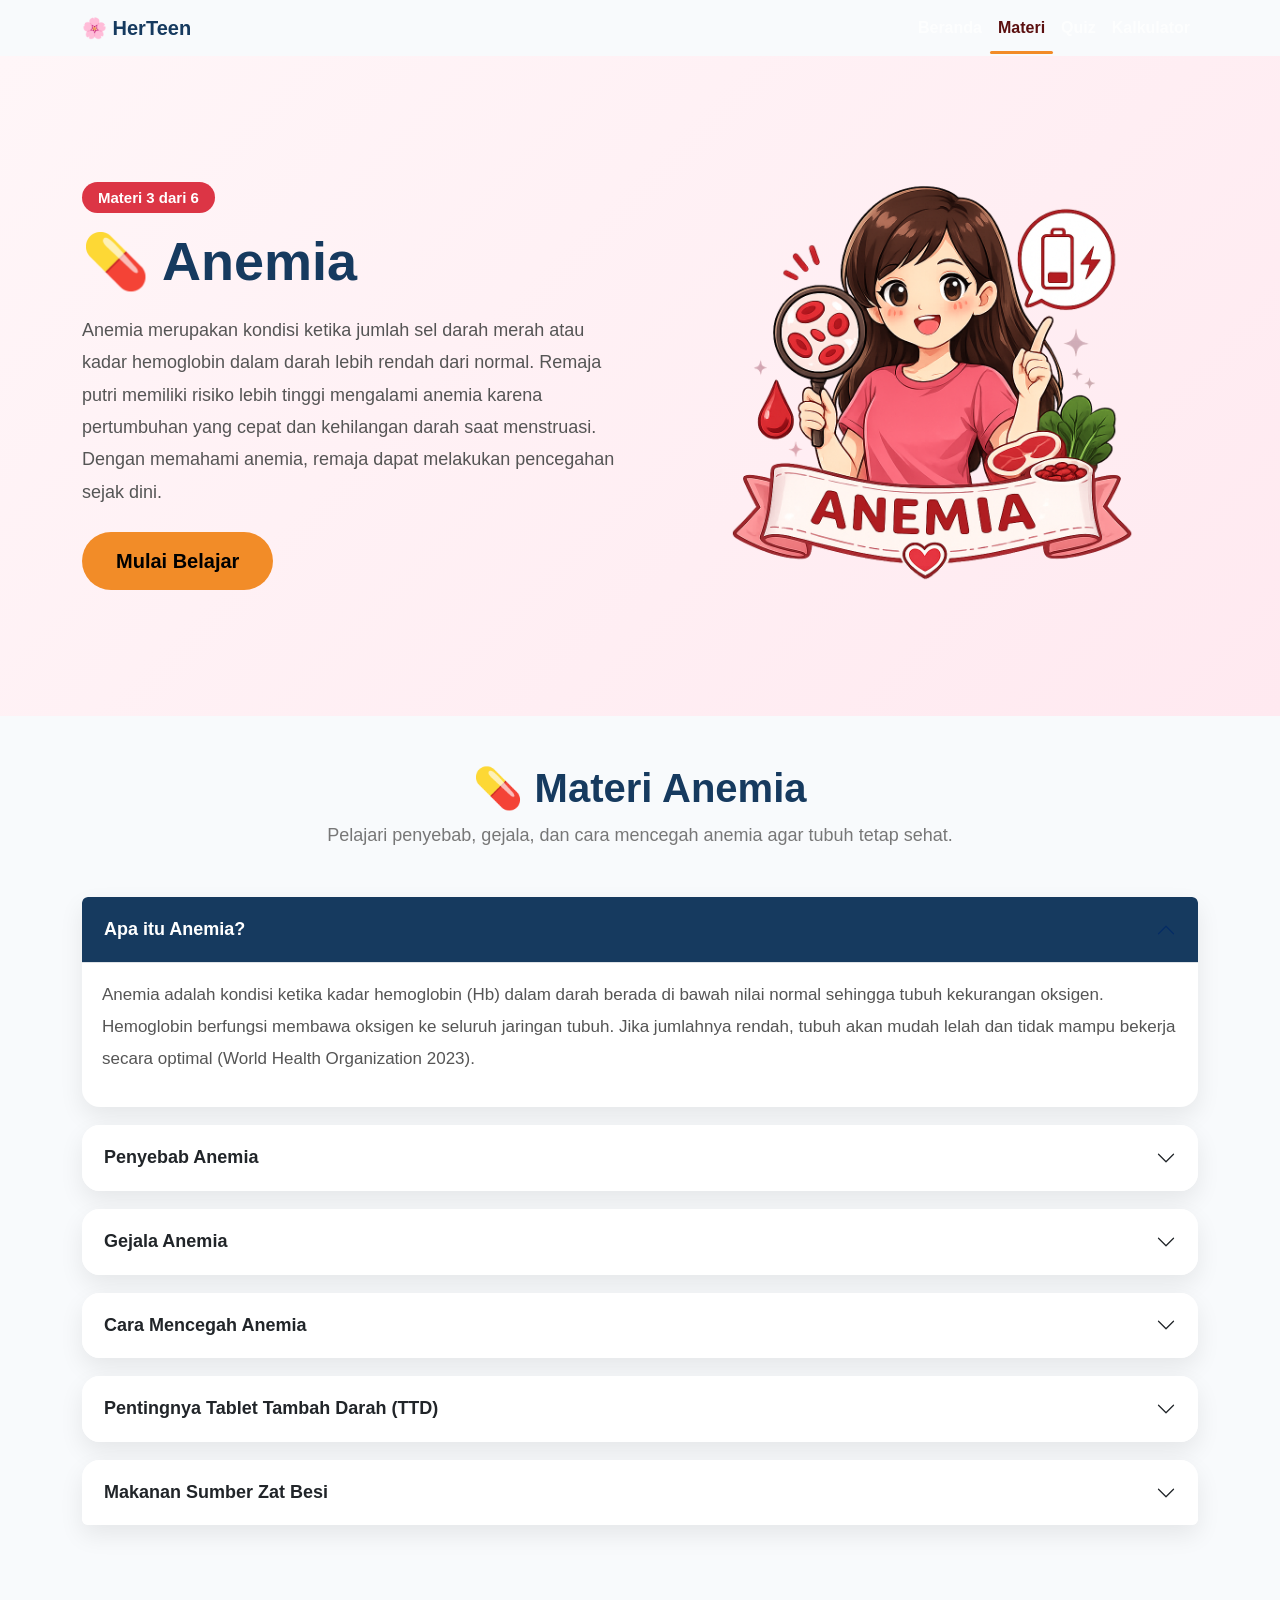
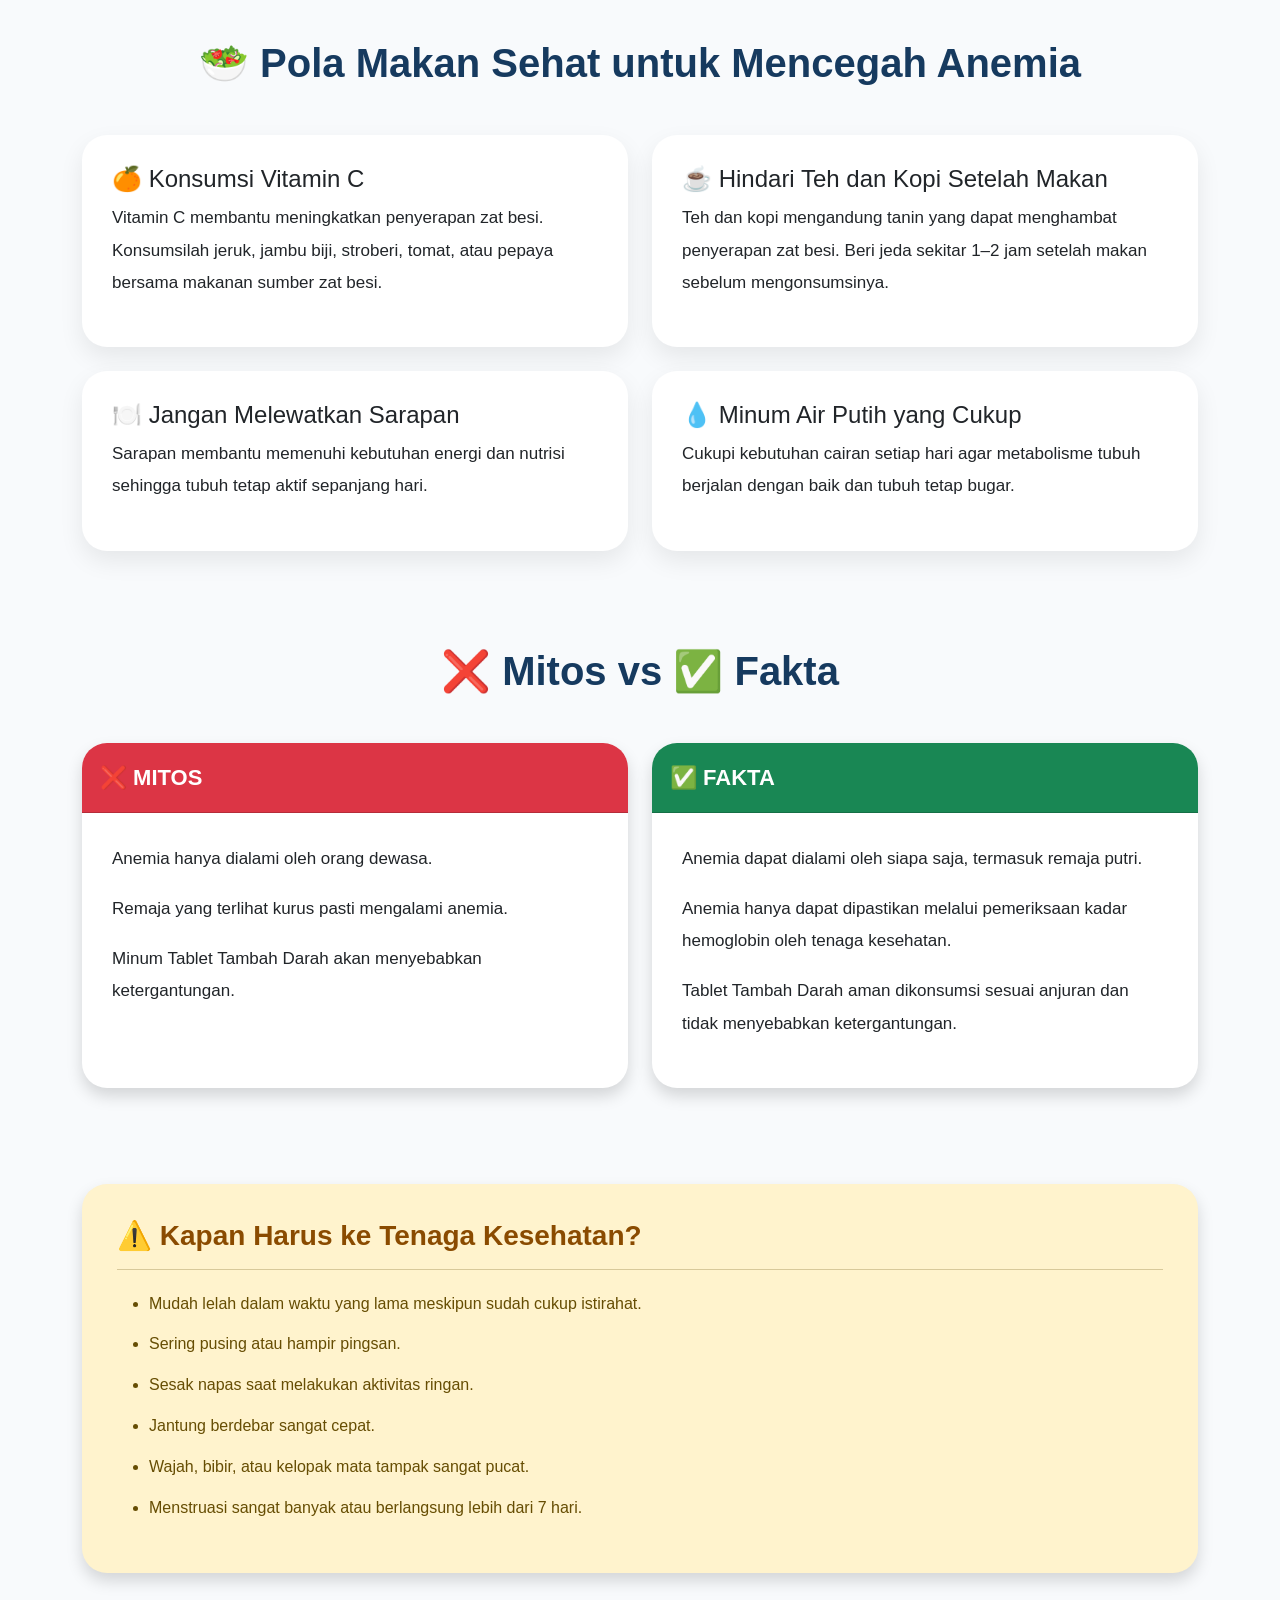
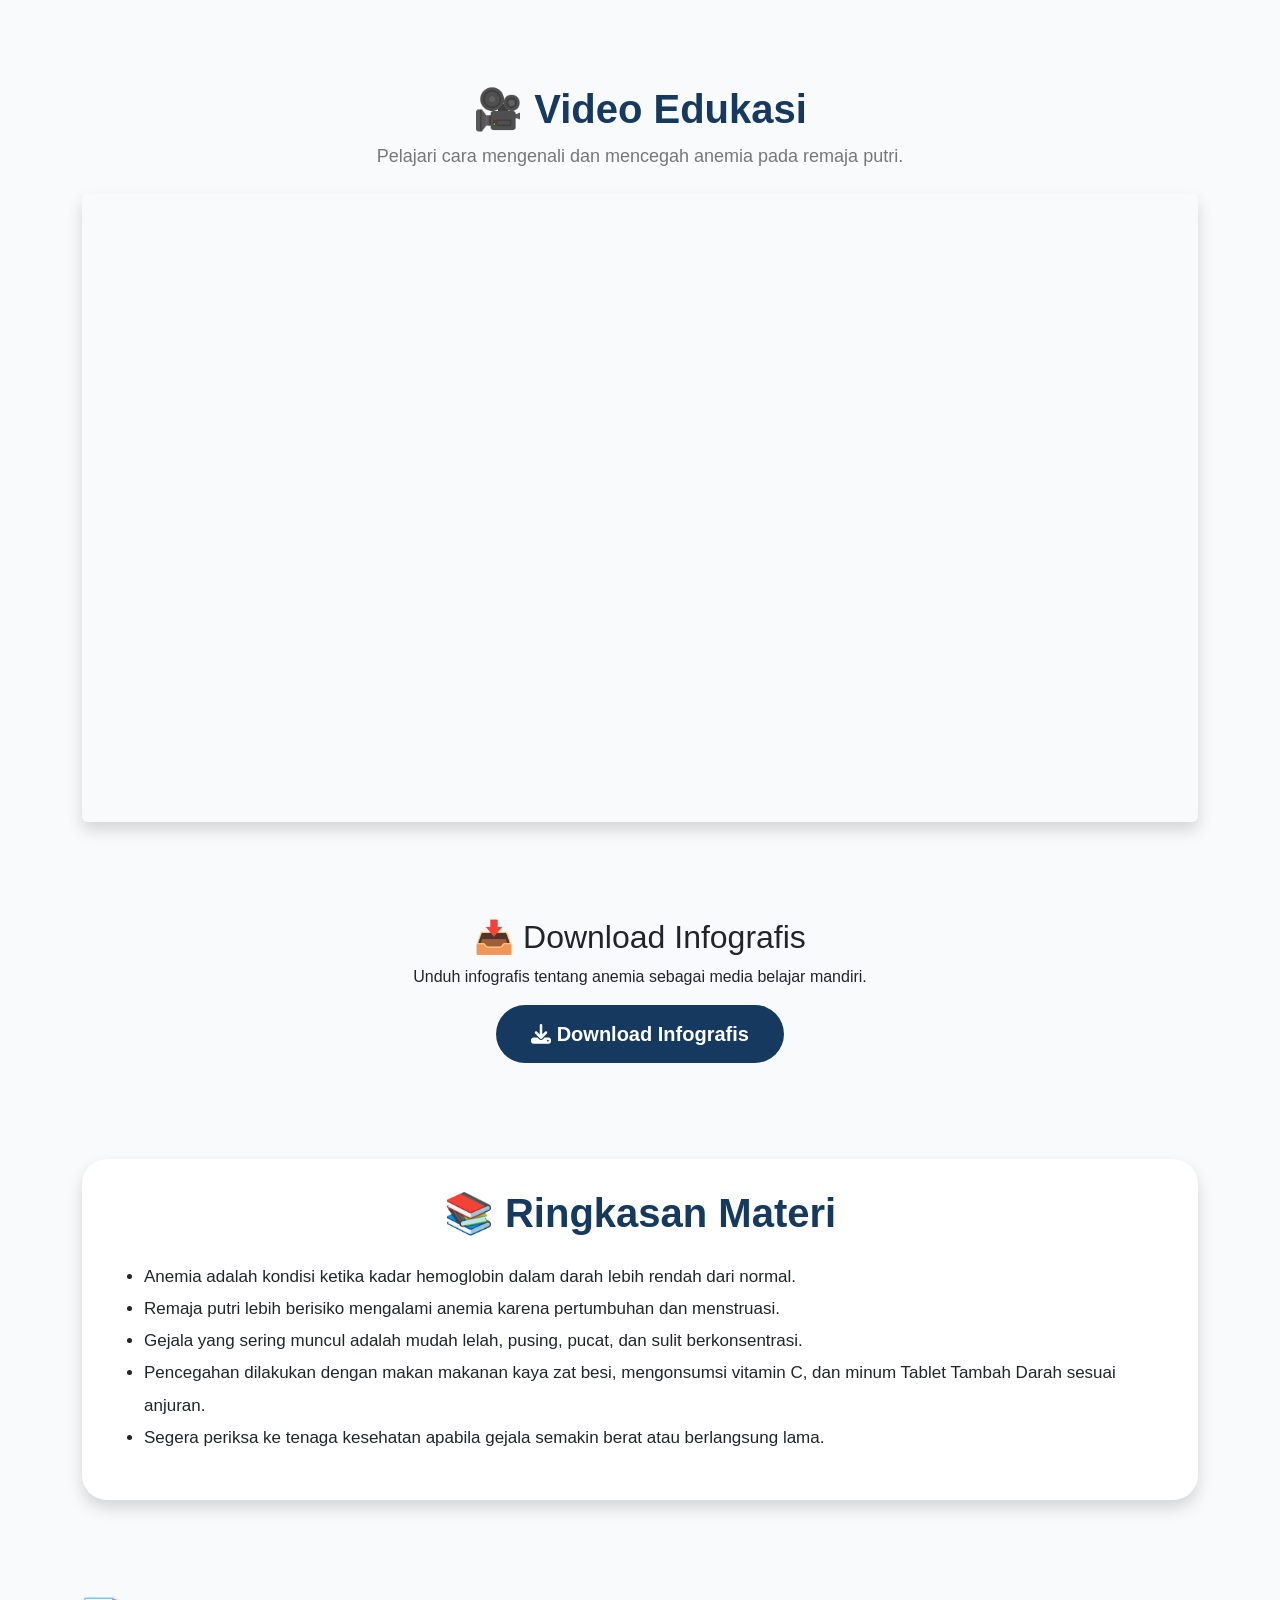
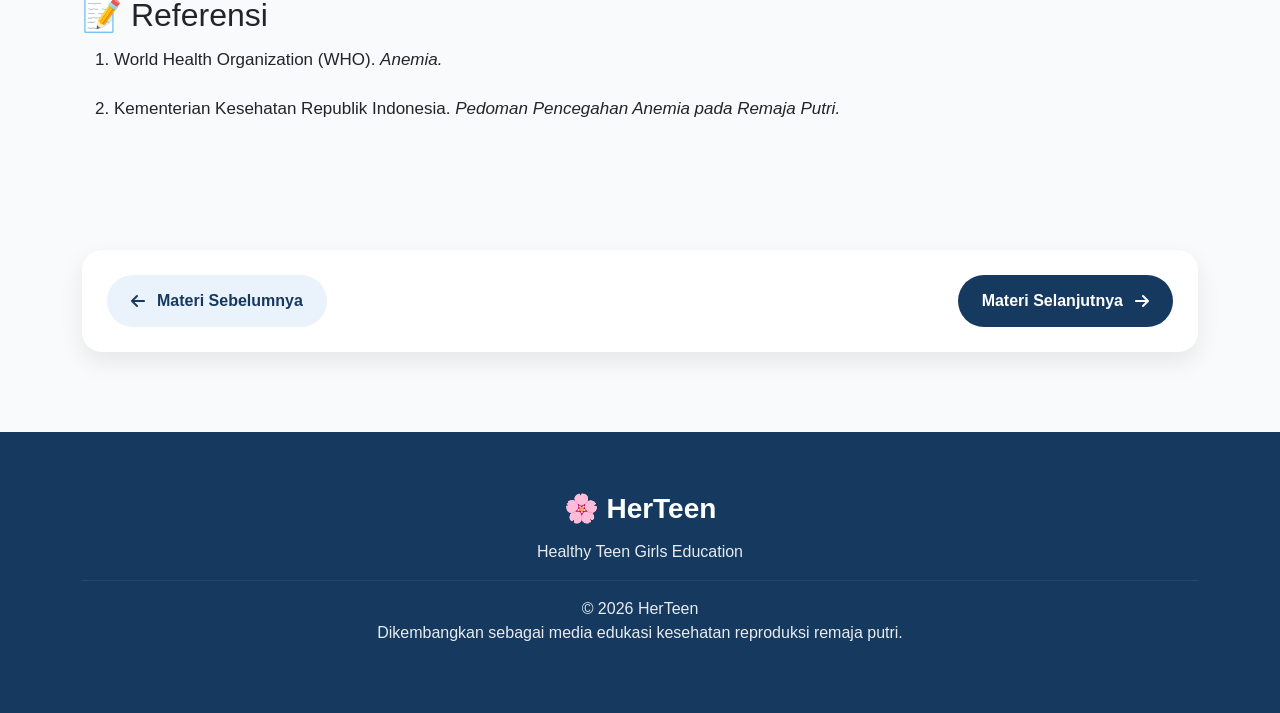
<file: anemia.html>
<!DOCTYPE html>
<html lang="id">

<head>

<meta charset="UTF-8">
<meta name="viewport" content="width=device-width, initial-scale=1">

<title>Anemia | HerTeen</title>

<!-- Bootstrap -->
<link href="https://cdn.jsdelivr.net/npm/bootstrap@5.3.3/dist/css/bootstrap.min.css" rel="stylesheet">

<!-- Font Awesome -->
<link rel="stylesheet"
href="https://cdnjs.cloudflare.com/ajax/libs/font-awesome/6.7.2/css/all.min.css">

<!-- CSS -->
<link rel="stylesheet" href="style.css">

</head>

<body>

<!--=========================
NAVBAR
==========================-->

<nav class="navbar navbar-expand-lg navbar-dark shadow-sm">

<div class="container">

<a class="navbar-brand fw-bold" href="index.html">
🌸 HerTeen
</a>

<button class="navbar-toggler"
type="button"
data-bs-toggle="collapse"
data-bs-target="#menu">

<span class="navbar-toggler-icon"></span>

</button>

<div class="collapse navbar-collapse" id="menu">

<ul class="navbar-nav ms-auto">

<li class="nav-item">
<a class="nav-link" href="index.html">Beranda</a>
</li>

<li class="nav-item">
<a class="nav-link active" href="#">Materi</a>
</li>

<li class="nav-item">
<a class="nav-link" href="quiz.html">Quiz</a>
</li>

<li class="nav-item">
<a class="nav-link" href="kalkulator.html">Kalkulator</a>
</li>

</ul>

</div>

</div>

</nav>

<!--=========================
HERO
==========================-->

<section class="hero-materi">

<div class="container">

<div class="row align-items-center">

<div class="col-lg-6">

<span class="badge bg-danger mb-3">

Materi 3 dari 6

</span>

<h1>
💊 Anemia
</h1>

<p>

Anemia merupakan kondisi ketika jumlah sel darah merah atau kadar hemoglobin
dalam darah lebih rendah dari normal. Remaja putri memiliki risiko lebih tinggi
mengalami anemia karena pertumbuhan yang cepat dan kehilangan darah saat
menstruasi. Dengan memahami anemia, remaja dapat melakukan pencegahan sejak dini.

</p>

<div class="mt-4">

<a href="#materi"
class="btn btn-warning btn-lg">

Mulai Belajar

</a>

</div>

</div>

<div class="col-lg-6 text-center">

<img src="img/anemia.png"
class="img-fluid"
style="max-width:480px;"
alt="Ilustrasi Anemia">

</div>

</div>

</div>

</section>

<!--=========================
MATERI
==========================-->

<section id="materi" class="container py-5">

<div class="text-center mb-5">

<h2 class="section-title">
💊 Materi Anemia
</h2>

<p class="section-subtitle">

Pelajari penyebab, gejala, dan cara mencegah anemia agar tubuh tetap sehat.

</p>

</div>

<div class="accordion" id="accordionExample">

<!-- 1 -->

<div class="accordion-item">

<h2 class="accordion-header">

<button class="accordion-button"
type="button"
data-bs-toggle="collapse"
data-bs-target="#one">

Apa itu Anemia?

</button>

</h2>

<div id="one"
class="accordion-collapse collapse show">

<div class="accordion-body">

<p>

Anemia adalah kondisi ketika kadar hemoglobin (Hb) dalam darah berada di bawah
nilai normal sehingga tubuh kekurangan oksigen. Hemoglobin berfungsi membawa
oksigen ke seluruh jaringan tubuh. Jika jumlahnya rendah, tubuh akan mudah
lelah dan tidak mampu bekerja secara optimal (World Health Organization 2023).

</p>

</div>

</div>

</div>

<!-- 2 -->

<div class="accordion-item">

<h2 class="accordion-header">

<button class="accordion-button collapsed"
type="button"
data-bs-toggle="collapse"
data-bs-target="#two">

Penyebab Anemia

</button>

</h2>

<div id="two"
class="accordion-collapse collapse">

<div class="accordion-body">

<ul>

<li>💊 Kekurangan zat besi.</li>

<li>💊 Kehilangan darah saat menstruasi.</li>

<li>💊 Kurang mengonsumsi makanan bergizi.</li>

<li>💊 Infeksi atau penyakit tertentu.</li>

<li>💊 Kekurangan vitamin B12 atau asam folat (American Society of Hematology, 2023).</li>

</ul>

</div>

</div>

</div>

<!-- 3 -->

<div class="accordion-item">

<h2 class="accordion-header">

<button class="accordion-button collapsed"
type="button"
data-bs-toggle="collapse"
data-bs-target="#three">

Gejala Anemia

</button>

</h2>

<div id="three"
class="accordion-collapse collapse">

<div class="accordion-body">

<ul>

<li>😴 Mudah lelah.</li>

<li>😵 Pusing atau sakit kepala.</li>

<li>😮 Wajah tampak pucat.</li>

<li>❤️ Jantung berdebar lebih cepat.</li>

<li>💤 Sulit berkonsentrasi.</li>

<li>🥱 Mudah mengantuk (World Health Organization 2023).</li>

</ul>

</div>

</div>

</div>

<!-- 4 -->

<div class="accordion-item">

<h2 class="accordion-header">

<button class="accordion-button collapsed"
type="button"
data-bs-toggle="collapse"
data-bs-target="#four">

Cara Mencegah Anemia

</button>

</h2>

<div id="four"
class="accordion-collapse collapse">

<div class="accordion-body">

<p>

Anemia dapat dicegah dengan menerapkan pola hidup sehat dan memenuhi kebutuhan zat besi setiap hari.

</p>

<ul>

<li>✅ Mengonsumsi makanan kaya zat besi.</li>

<li>✅ Mengonsumsi makanan yang mengandung vitamin C agar penyerapan zat besi lebih optimal.</li>

<li>✅ Minum Tablet Tambah Darah (TTD) sesuai anjuran tenaga kesehatan.</li>

<li>✅ Berolahraga secara teratur.</li>

<li>✅ Tidur yang cukup setiap malam.</li>

<li>✅ Melakukan pemeriksaan kesehatan secara berkala (Kementerian Kesehatan Republik Indonesia 2021).</li>

</ul>

</div>

</div>

</div>

<!-- 5 -->

<div class="accordion-item">

<h2 class="accordion-header">

<button class="accordion-button collapsed"
type="button"
data-bs-toggle="collapse"
data-bs-target="#five">

Pentingnya Tablet Tambah Darah (TTD)

</button>

</h2>

<div id="five"
class="accordion-collapse collapse">

<div class="accordion-body">

<p>

Tablet Tambah Darah mengandung zat besi dan asam folat yang membantu pembentukan sel darah merah. Remaja putri dianjurkan mengonsumsi Tablet Tambah Darah sesuai program pemerintah atau anjuran tenaga kesehatan untuk membantu mencegah anemia.

</p>

<div class="alert alert-success mt-3">

<strong>💡 Tips:</strong>

Minumlah Tablet Tambah Darah setelah makan atau sebelum tidur. Hindari mengonsumsinya bersama teh atau kopi karena dapat mengurangi penyerapan zat besi (Kementerian Kesehatan Republik Indonesia 2021).

</div>

</div>

</div>

</div>

<!-- 6 -->

<div class="accordion-item">

<h2 class="accordion-header">

<button class="accordion-button collapsed"
type="button"
data-bs-toggle="collapse"
data-bs-target="#six">

Makanan Sumber Zat Besi

</button>

</h2>

<div id="six"
class="accordion-collapse collapse">

<div class="accordion-body">

<div class="table-responsive">

<table class="table table-bordered text-center align-middle">

<thead class="table-primary">

<tr>

<th>Makanan</th>

<th>Kandungan</th>

<th>Manfaat</th>

</tr>

</thead>

<tbody>

<tr>

<td>🥩 Daging merah</td>

<td>Zat besi heme</td>

<td>Mudah diserap tubuh.</td>

</tr>

<tr>

<td>🍗 Hati ayam/sapi</td>

<td>Zat besi tinggi</td>

<td>Membantu pembentukan hemoglobin.</td>

</tr>

<tr>

<td>🐟 Ikan</td>

<td>Zat besi & protein</td>

<td>Mendukung kesehatan darah.</td>

</tr>

<tr>

<td>🥬 Bayam</td>

<td>Zat besi non-heme</td>

<td>Baik dikonsumsi bersama vitamin C.</td>

</tr>

<tr>

<td>🫘 Kacang-kacangan</td>

<td>Zat besi & protein nabati</td>

<td>Membantu memenuhi kebutuhan zat besi.</td>

</tr>

<tr>

<td>🥚 Telur</td>

<td>Zat besi & protein</td>

<td>Membantu pertumbuhan tubuh.</td>

</tr>

</tbody>

</table>

</div>

</div>

</div>

</div>

</div>

</section>

<!--=========================
POLA MAKAN SEHAT
==========================-->

<section class="container py-5">

<div class="text-center mb-5">

<h2 class="section-title">

🥗 Pola Makan Sehat untuk Mencegah Anemia

</h2>

</div>

<div class="row g-4">

<div class="col-md-6">

<div class="card h-100">

<div class="card-body">

<h4>🍊 Konsumsi Vitamin C</h4>

<p>

Vitamin C membantu meningkatkan penyerapan zat besi. Konsumsilah jeruk, jambu biji, stroberi, tomat, atau pepaya bersama makanan sumber zat besi.

</p>

</div>

</div>

</div>

<div class="col-md-6">

<div class="card h-100">

<div class="card-body">

<h4>☕ Hindari Teh dan Kopi Setelah Makan</h4>

<p>

Teh dan kopi mengandung tanin yang dapat menghambat penyerapan zat besi. Beri jeda sekitar 1–2 jam setelah makan sebelum mengonsumsinya.

</p>

</div>

</div>

</div>

<div class="col-md-6">

<div class="card h-100">

<div class="card-body">

<h4>🍽️ Jangan Melewatkan Sarapan</h4>

<p>

Sarapan membantu memenuhi kebutuhan energi dan nutrisi sehingga tubuh tetap aktif sepanjang hari.

</p>

</div>

</div>

</div>

<div class="col-md-6">

<div class="card h-100">

<div class="card-body">

<h4>💧 Minum Air Putih yang Cukup</h4>

<p>

Cukupi kebutuhan cairan setiap hari agar metabolisme tubuh berjalan dengan baik dan tubuh tetap bugar.

</p>

</div>

</div>

</div>

</div>

</section>

<!--=========================
MITOS VS FAKTA
==========================-->

<section class="container py-5">

<div class="text-center mb-5">

<h2 class="section-title">
❌ Mitos vs ✅ Fakta
</h2>

</div>

<div class="row g-4">

<div class="col-md-6">

<div class="card border-danger h-100 shadow">

<div class="card-header bg-danger text-white">

❌ MITOS

</div>

<div class="card-body">

<p>
Anemia hanya dialami oleh orang dewasa.
</p>

<p>
Remaja yang terlihat kurus pasti mengalami anemia.
</p>

<p>
Minum Tablet Tambah Darah akan menyebabkan ketergantungan.
</p>

</div>

</div>

</div>

<div class="col-md-6">

<div class="card border-success h-100 shadow">

<div class="card-header bg-success text-white">

✅ FAKTA

</div>

<div class="card-body">

<p>
Anemia dapat dialami oleh siapa saja, termasuk remaja putri.
</p>

<p>
Anemia hanya dapat dipastikan melalui pemeriksaan kadar hemoglobin oleh tenaga kesehatan.
</p>

<p>
Tablet Tambah Darah aman dikonsumsi sesuai anjuran dan tidak menyebabkan ketergantungan.
</p>

</div>

</div>

</div>

</div>

</section>

<!--=========================
KAPAN HARUS KE TENAGA KESEHATAN
==========================-->

<section class="container py-5">

<div class="alert alert-warning shadow">

<h3>

⚠️ Kapan Harus ke Tenaga Kesehatan?

</h3>

<hr>

<ul>

<li>Mudah lelah dalam waktu yang lama meskipun sudah cukup istirahat.</li>

<li>Sering pusing atau hampir pingsan.</li>

<li>Sesak napas saat melakukan aktivitas ringan.</li>

<li>Jantung berdebar sangat cepat.</li>

<li>Wajah, bibir, atau kelopak mata tampak sangat pucat.</li>

<li>Menstruasi sangat banyak atau berlangsung lebih dari 7 hari.</li>

</ul>

</div>

</section>

<!--=========================
VIDEO EDUKASI
==========================-->

<section class="container py-5">

<div class="text-center mb-4">

<h2 class="section-title">

🎥 Video Edukasi

</h2>

<p class="section-subtitle">

Pelajari cara mengenali dan mencegah anemia pada remaja putri.

</p>

</div>

<div class="ratio ratio-16x9 shadow rounded">

<iframe
src="https://www.youtube.com/embed/CRCJ5ibZSiw"
title="Video Edukasi Anemia"
allowfullscreen>

</iframe>

</div>

</section>

<!--=========================
DOWNLOAD INFOGRAFIS
==========================-->

<section class="container py-5 text-center">

<h2>

📥 Download Infografis

</h2>

<p>

Unduh infografis tentang anemia sebagai media belajar mandiri.

</p>

<a
href="assets/infografis-anemia.pdf"
download
class="btn btn-primary btn-lg">

<i class="fa-solid fa-download"></i>

Download Infografis

</a>

</section>

<!--=========================
RINGKASAN MATERI
==========================-->

<section class="container py-5">

<div class="card shadow">

<div class="card-body">

<h2 class="section-title text-center mb-4">

📚 Ringkasan Materi

</h2>

<ul>

<li>Anemia adalah kondisi ketika kadar hemoglobin dalam darah lebih rendah dari normal.</li>

<li>Remaja putri lebih berisiko mengalami anemia karena pertumbuhan dan menstruasi.</li>

<li>Gejala yang sering muncul adalah mudah lelah, pusing, pucat, dan sulit berkonsentrasi.</li>

<li>Pencegahan dilakukan dengan makan makanan kaya zat besi, mengonsumsi vitamin C, dan minum Tablet Tambah Darah sesuai anjuran.</li>

<li>Segera periksa ke tenaga kesehatan apabila gejala semakin berat atau berlangsung lama.</li>

</ul>

</div>

</div>

</section>

<!--=========================
REFERENSI
==========================-->

<section class="container py-5">

<h2>

📝 Referensi

</h2>

<ol>

<li>World Health Organization (WHO). <i>Anemia.</i></li>

<li>Kementerian Kesehatan Republik Indonesia. <i>Pedoman Pencegahan Anemia pada Remaja Putri.</i></li>

</ol>

</section>

<section class="container materi-navigation">

<div class="nav-card">

<a href="pubertas.html" class="nav-btn nav-prev">

<i class="fa-solid fa-arrow-left"></i>

Materi Sebelumnya

</a>

<a href="hygiene.html" class="nav-btn nav-next">

Materi Selanjutnya

<i class="fa-solid fa-arrow-right"></i>

</a>

</div>

</section>

<!--=========================
FOOTER
==========================-->

<footer class="footer">

<div class="container text-center">

<h3>

🌸 HerTeen

</h3>

<p>

Healthy Teen Girls Education

</p>

<hr>

<p>

© 2026 HerTeen

<br>

Dikembangkan sebagai media edukasi kesehatan reproduksi remaja putri.

</p>

</div>

</footer>

<!-- Bootstrap -->

<script src="https://cdn.jsdelivr.net/npm/bootstrap@5.3.3/dist/js/bootstrap.bundle.min.js"></script>

<!-- JavaScript -->

<script src="script.js"></script>

</body>

</html>
</file>
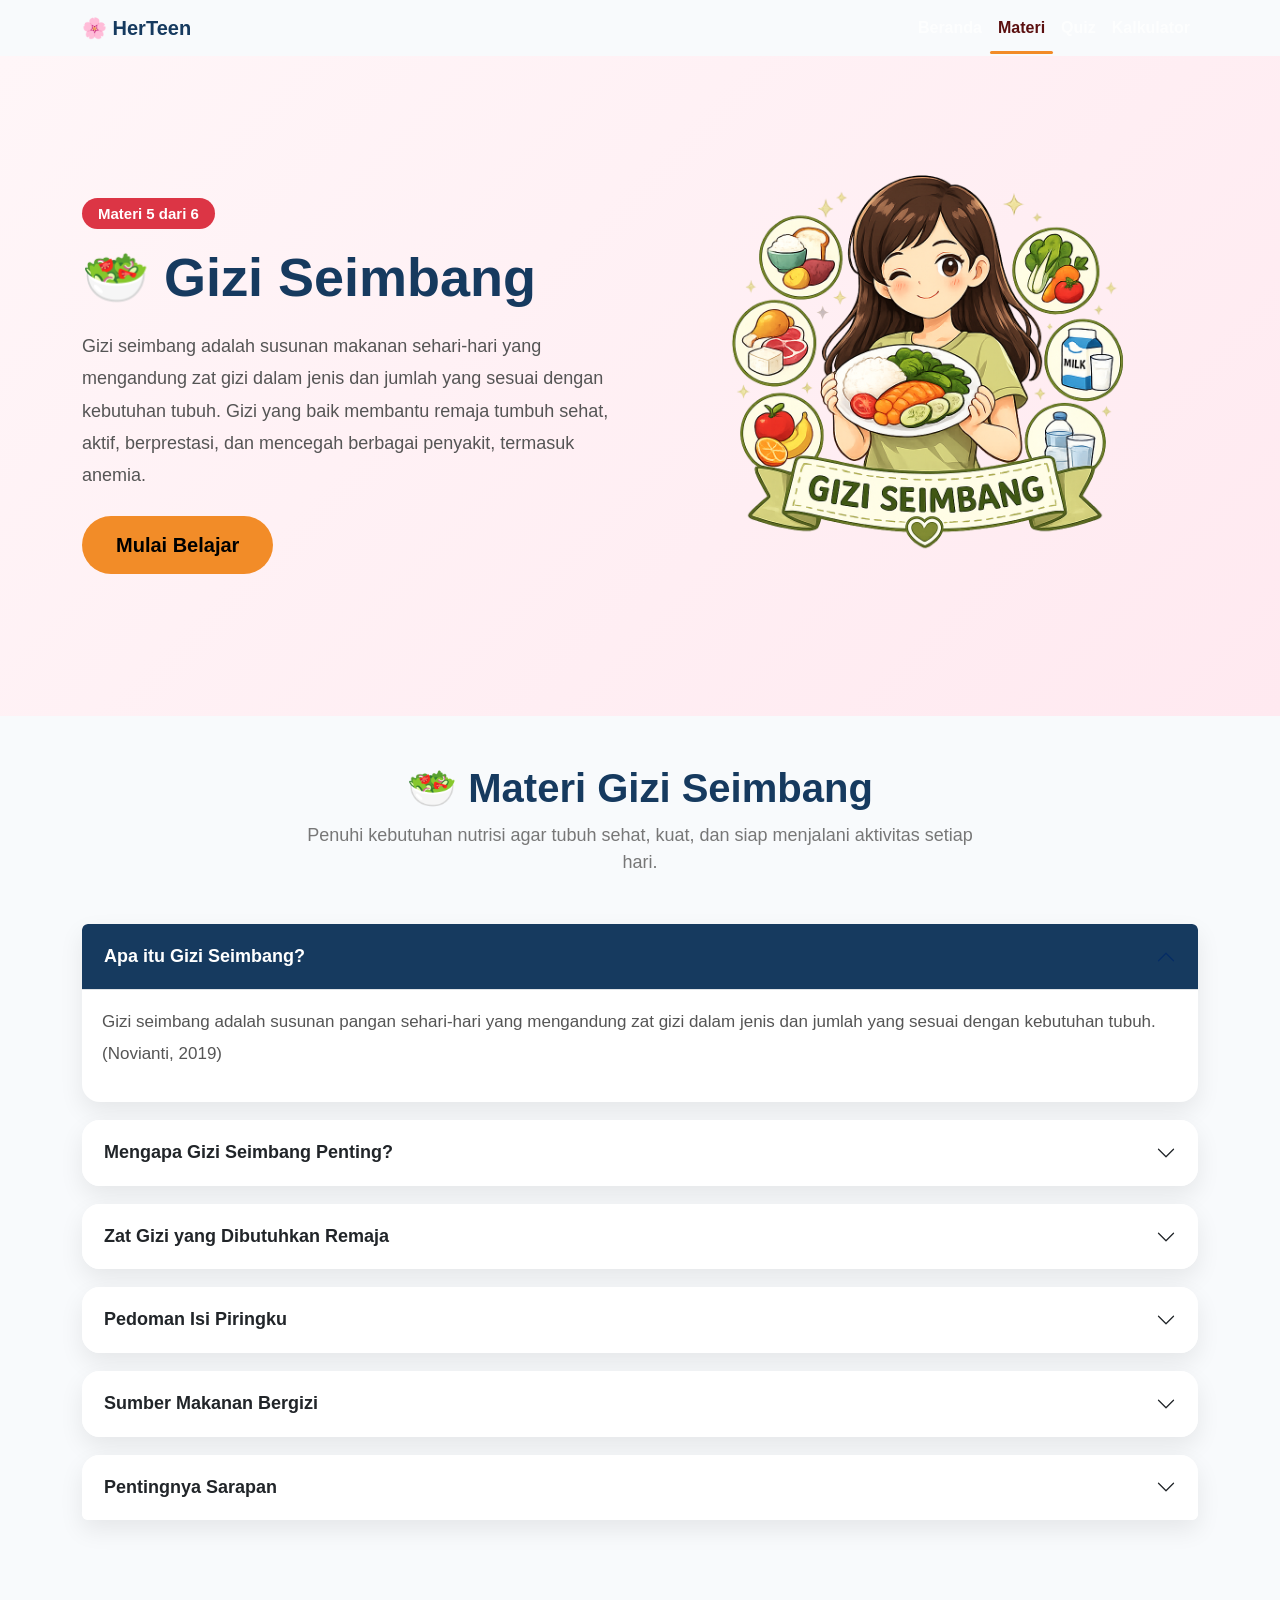
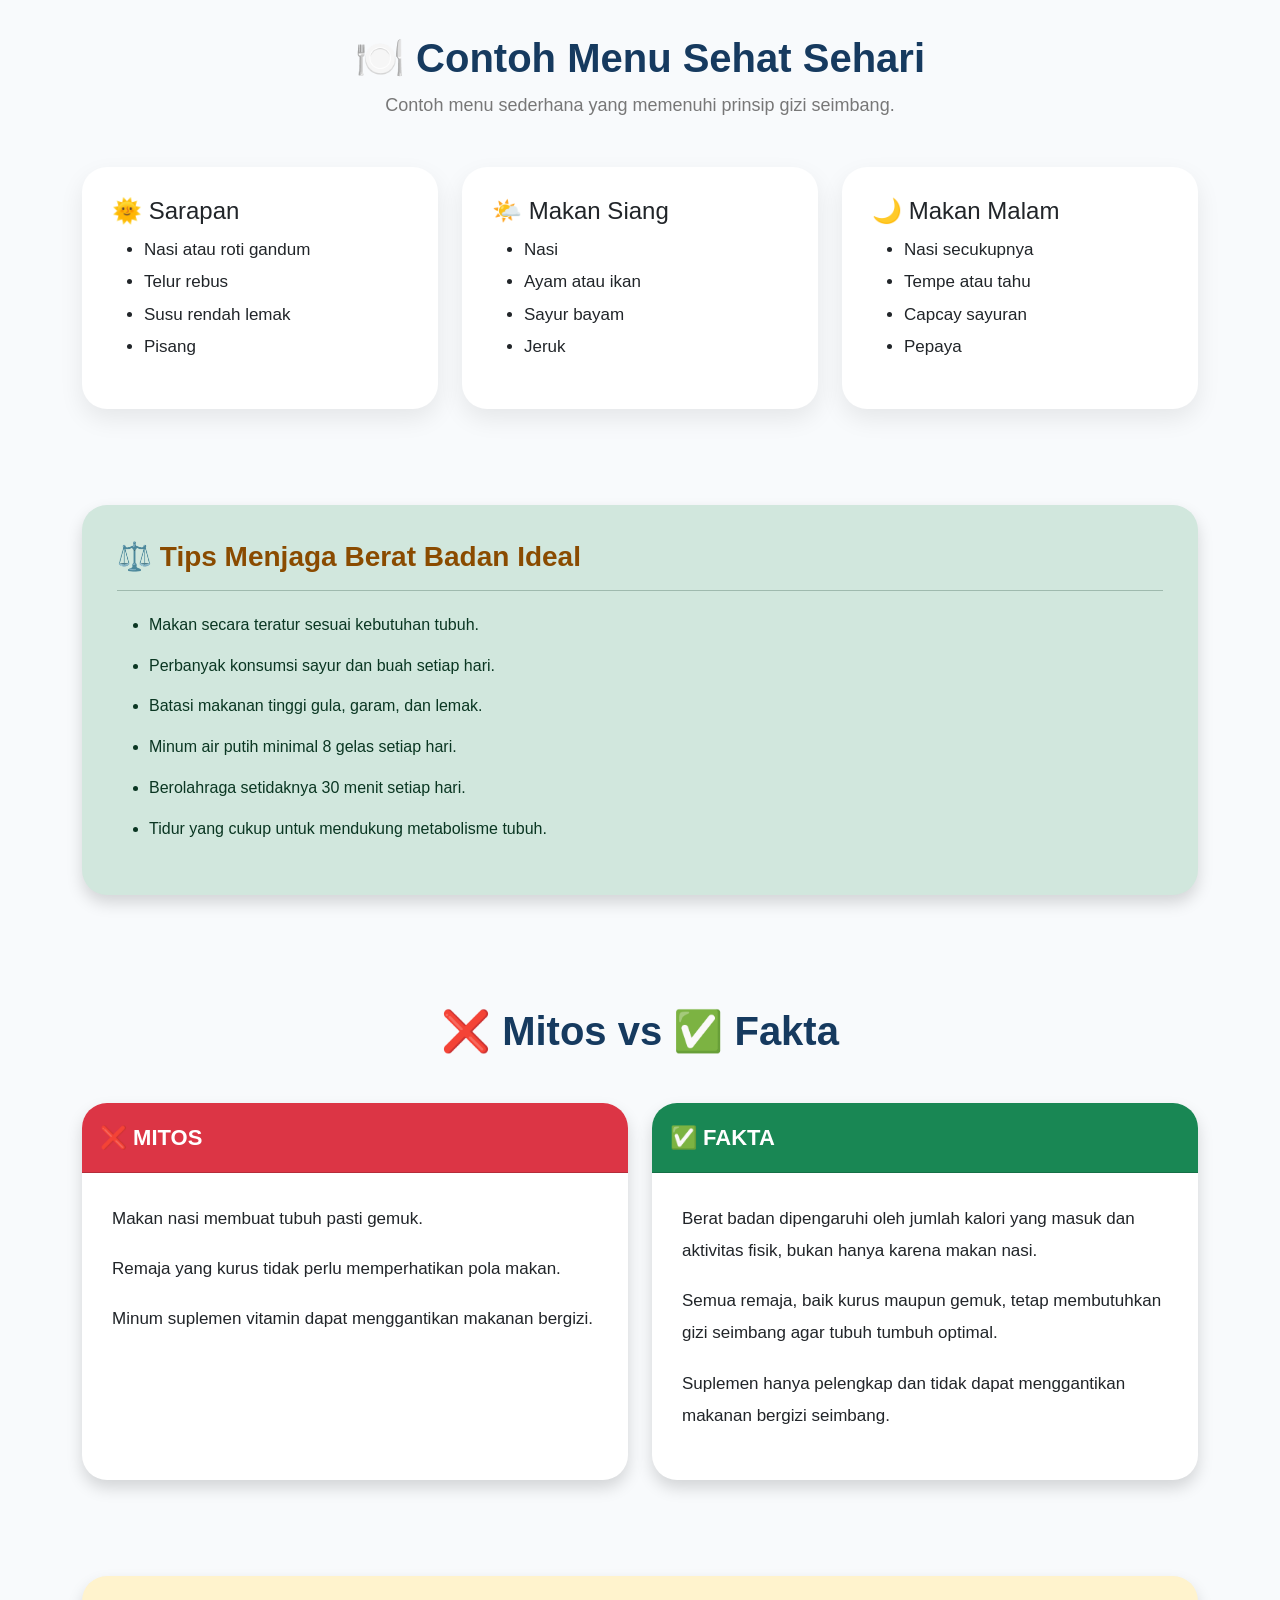
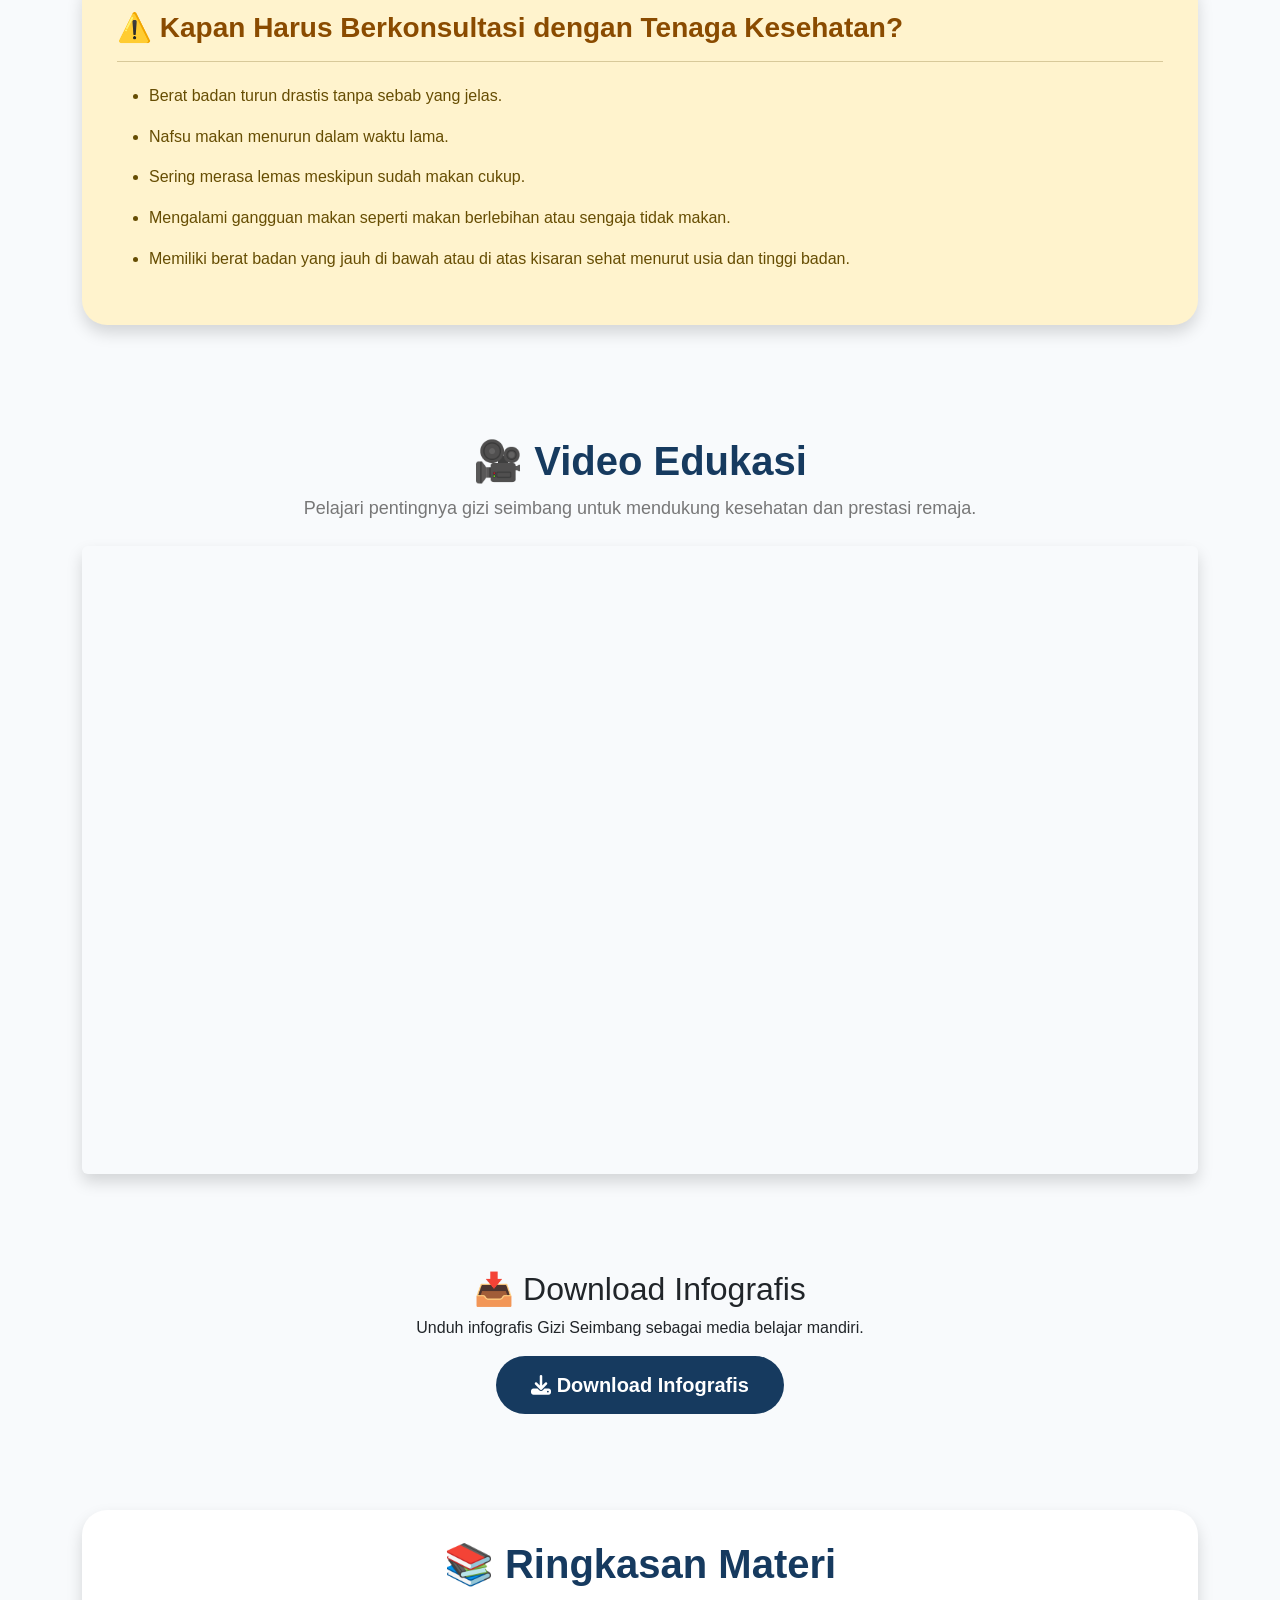
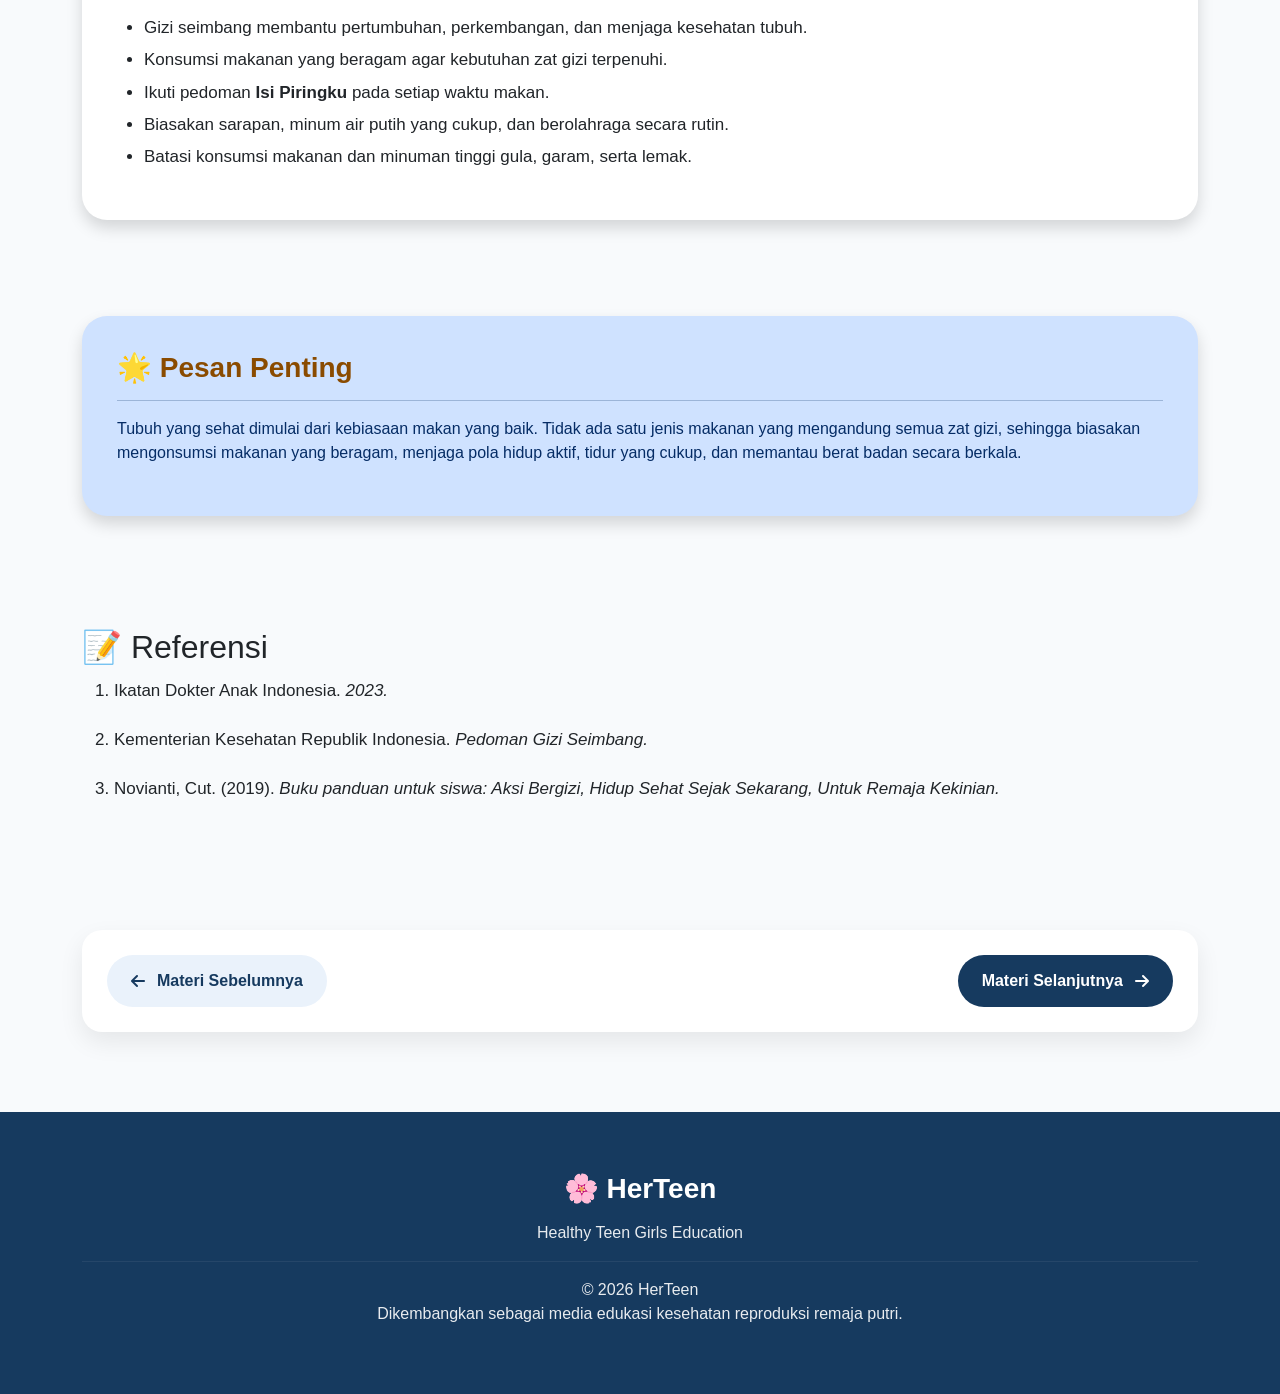
<file: gizi.html>
<!DOCTYPE html>
<html lang="id">

<head>

<meta charset="UTF-8">
<meta name="viewport" content="width=device-width, initial-scale=1">

<title>Gizi Seimbang | HerTeen</title>

<!-- Bootstrap -->
<link href="https://cdn.jsdelivr.net/npm/bootstrap@5.3.3/dist/css/bootstrap.min.css" rel="stylesheet">

<!-- Font Awesome -->
<link rel="stylesheet"
href="https://cdnjs.cloudflare.com/ajax/libs/font-awesome/6.7.2/css/all.min.css">

<!-- CSS -->
<link rel="stylesheet" href="style.css">

</head>

<body>

<!--=========================
NAVBAR
==========================-->

<nav class="navbar navbar-expand-lg navbar-dark shadow-sm">

<div class="container">

<a class="navbar-brand fw-bold" href="index.html">

🌸 HerTeen

</a>

<button class="navbar-toggler"
type="button"
data-bs-toggle="collapse"
data-bs-target="#menu">

<span class="navbar-toggler-icon"></span>

</button>

<div class="collapse navbar-collapse" id="menu">

<ul class="navbar-nav ms-auto">

<li class="nav-item">
<a class="nav-link" href="index.html">Beranda</a>
</li>

<li class="nav-item">
<a class="nav-link active" href="#">Materi</a>
</li>

<li class="nav-item">
<a class="nav-link" href="quiz.html">Quiz</a>
</li>

<li class="nav-item">
<a class="nav-link" href="kalkulator.html">Kalkulator</a>
</li>

</ul>

</div>

</div>

</nav>

<!--=========================
HERO
==========================-->

<section class="hero-materi">

<div class="container">

<div class="row align-items-center">

<div class="col-lg-6">

<span class="badge bg-danger mb-3">

Materi 5 dari 6

</span>

<h1>

🥗 Gizi Seimbang

</h1>

<p>

Gizi seimbang adalah susunan makanan sehari-hari yang mengandung zat gizi
dalam jenis dan jumlah yang sesuai dengan kebutuhan tubuh. Gizi yang baik
membantu remaja tumbuh sehat, aktif, berprestasi, dan mencegah berbagai penyakit,
termasuk anemia.

</p>

<div class="mt-4">

<a href="#materi"
class="btn btn-warning btn-lg">

Mulai Belajar

</a>

</div>

</div>

<div class="col-lg-6 text-center">

<img src="img/gizi.png"
class="img-fluid"
style="max-width:480px;"
alt="Gizi Seimbang">

</div>

</div>

</div>

</section>

<!--=========================
MATERI
==========================-->

<section id="materi" class="container py-5">

<div class="text-center mb-5">

<h2 class="section-title">

🥗 Materi Gizi Seimbang

</h2>

<p class="section-subtitle">

Penuhi kebutuhan nutrisi agar tubuh sehat, kuat, dan siap menjalani aktivitas setiap hari.

</p>

</div>

<div class="accordion" id="accordionExample">

<!-- 1 -->

<div class="accordion-item">

<h2 class="accordion-header">

<button class="accordion-button"
type="button"
data-bs-toggle="collapse"
data-bs-target="#one">

Apa itu Gizi Seimbang?

</button>

</h2>

<div id="one"
class="accordion-collapse collapse show">

<div class="accordion-body">

<p>

Gizi seimbang adalah susunan pangan sehari-hari yang mengandung zat gizi dalam jenis dan jumlah yang sesuai dengan kebutuhan tubuh.
(Novianti, 2019)

</p>

</div>

</div>

</div>

<!-- 2 -->

<div class="accordion-item">

<h2 class="accordion-header">

<button class="accordion-button collapsed"
type="button"
data-bs-toggle="collapse"
data-bs-target="#two">

Mengapa Gizi Seimbang Penting?

</button>

</h2>

<div id="two"
class="accordion-collapse collapse">

<div class="accordion-body">

<ul>

<li>🥦 Mendukung pertumbuhan dan perkembangan tubuh.</li>

<li>🧠 Meningkatkan konsentrasi dan prestasi belajar.</li>

<li>💪 Menjaga daya tahan tubuh.</li>

<li>❤️ Mencegah anemia dan kekurangan gizi.</li>

<li>⚖️ Membantu mempertahankan berat badan ideal.</li>

</ul>

</div>

</div>

</div>

<!-- 3 -->

<div class="accordion-item">

<h2 class="accordion-header">

<button class="accordion-button collapsed"
type="button"
data-bs-toggle="collapse"
data-bs-target="#three">

Zat Gizi yang Dibutuhkan Remaja

</button>

</h2>

<div id="three"
class="accordion-collapse collapse">

<div class="accordion-body">

<ul>

<li>🍚 <strong>Karbohidrat</strong> sebagai sumber energi.</li>

<li>🥚 <strong>Protein</strong> untuk pertumbuhan dan perbaikan jaringan.</li>

<li>🥑 <strong>Lemak sehat</strong> sebagai cadangan energi.</li>

<li>🥛 <strong>Kalsium</strong> untuk kesehatan tulang dan gigi.</li>

<li>💊 <strong>Zat Besi</strong> untuk pembentukan hemoglobin.</li>

<li>🍊 <strong>Vitamin C</strong> membantu penyerapan zat besi.</li>

<li>💧 <strong>Air</strong> menjaga keseimbangan cairan tubuh (Ikatan Dokter Anak Indonesia 2013). .</li>

</ul>

</div>

</div>

</div>

<!-- 4 -->

<div class="accordion-item">

<h2 class="accordion-header">

<button class="accordion-button collapsed"
type="button"
data-bs-toggle="collapse"
data-bs-target="#four">

Pedoman Isi Piringku

</button>

</h2>

<div id="four"
class="accordion-collapse collapse">

<div class="accordion-body">

<p>

Pedoman <strong>Isi Piringku</strong> dari Kementerian Kesehatan membantu
remaja memenuhi kebutuhan gizi seimbang setiap kali makan.

</p>

<ul>

<li>🍚 1/3 bagian piring berisi makanan pokok.</li>

<li>🥬 1/3 bagian piring berisi sayuran.</li>

<li>🍗 1/6 bagian piring berisi lauk berprotein.</li>

<li>🍎 1/6 bagian piring berisi buah-buahan.</li>

<li>💧 Lengkapi dengan minum air putih yang cukup (Kementerian Kesehatan Republik Indonesia 2023).</li>

</ul>

</div>

</div>

</div>

<!-- 5 -->

<div class="accordion-item">

<h2 class="accordion-header">

<button class="accordion-button collapsed"
type="button"
data-bs-toggle="collapse"
data-bs-target="#five">

Sumber Makanan Bergizi

</button>

</h2>

<div id="five"
class="accordion-collapse collapse">

<div class="accordion-body">

<div class="table-responsive">

<table class="table table-bordered text-center align-middle">

<thead class="table-primary">

<tr>

<th>Zat Gizi</th>

<th>Sumber Makanan</th>

<th>Manfaat</th>

</tr>

</thead>

<tbody>

<tr>

<td>🍚 Karbohidrat</td>

<td>Nasi, kentang, jagung, ubi</td>

<td>Sumber energi utama.</td>

</tr>

<tr>

<td>🥩 Protein</td>

<td>Daging, ikan, telur, tempe, tahu</td>

<td>Membantu pertumbuhan dan perbaikan jaringan.</td>

</tr>

<tr>

<td>🥛 Kalsium</td>

<td>Susu, yoghurt, keju</td>

<td>Menjaga kesehatan tulang dan gigi.</td>

</tr>

<tr>

<td>🥬 Zat Besi</td>

<td>Bayam, hati ayam, daging merah</td>

<td>Mencegah anemia.</td>

</tr>

<tr>

<td>🍊 Vitamin C</td>

<td>Jeruk, jambu biji, stroberi</td>

<td>Meningkatkan daya tahan tubuh dan membantu penyerapan zat besi.</td>

</tr>

<tr>

<td>🥜 Lemak Sehat</td>

<td>Alpukat, kacang-kacangan, ikan</td>

<td>Menunjang fungsi otak dan hormon.</td>

</tr>

</tbody>

</table>

</div>

</div>

</div>

</div>

<!-- 6 -->

<div class="accordion-item">

<h2 class="accordion-header">

<button class="accordion-button collapsed"
type="button"
data-bs-toggle="collapse"
data-bs-target="#six">

Pentingnya Sarapan

</button>

</h2>

<div id="six"
class="accordion-collapse collapse">

<div class="accordion-body">

<p>

Sarapan memberikan energi untuk memulai aktivitas dan membantu meningkatkan konsentrasi saat belajar.

</p>

<ul>

<li>🥣 Pilih menu yang mengandung karbohidrat, protein, dan buah.</li>

<li>🥛 Minum susu atau air putih sebagai pelengkap.</li>

<li>⏰ Usahakan sarapan sebelum memulai aktivitas pagi.</li>

<li>🚫 Hindari terlalu sering melewatkan sarapan.</li>

</ul>

</div>

</div>

</div>

</div>

</section>

<!--=========================
CONTOH MENU SEHAT
==========================-->

<section class="container py-5">

<div class="text-center mb-5">

<h2 class="section-title">

🍽️ Contoh Menu Sehat Sehari

</h2>

<p class="section-subtitle">

Contoh menu sederhana yang memenuhi prinsip gizi seimbang.

</p>

</div>

<div class="row g-4">

<div class="col-md-4">

<div class="card h-100">

<div class="card-body">

<h4>🌞 Sarapan</h4>

<ul>

<li>Nasi atau roti gandum</li>

<li>Telur rebus</li>

<li>Susu rendah lemak</li>

<li>Pisang</li>

</ul>

</div>

</div>

</div>

<div class="col-md-4">

<div class="card h-100">

<div class="card-body">

<h4>🌤️ Makan Siang</h4>

<ul>

<li>Nasi</li>

<li>Ayam atau ikan</li>

<li>Sayur bayam</li>

<li>Jeruk</li>

</ul>

</div>

</div>

</div>

<div class="col-md-4">

<div class="card h-100">

<div class="card-body">

<h4>🌙 Makan Malam</h4>

<ul>

<li>Nasi secukupnya</li>

<li>Tempe atau tahu</li>

<li>Capcay sayuran</li>

<li>Pepaya</li>

</ul>

</div>

</div>

</div>

</div>

</section>

<!--=========================
TIPS MENJAGA BERAT BADAN IDEAL
==========================-->

<section class="container py-5">

<div class="alert alert-success shadow">

<h3>

⚖️ Tips Menjaga Berat Badan Ideal

</h3>

<hr>

<ul>

<li>Makan secara teratur sesuai kebutuhan tubuh.</li>

<li>Perbanyak konsumsi sayur dan buah setiap hari.</li>

<li>Batasi makanan tinggi gula, garam, dan lemak.</li>

<li>Minum air putih minimal 8 gelas setiap hari.</li>

<li>Berolahraga setidaknya 30 menit setiap hari.</li>

<li>Tidur yang cukup untuk mendukung metabolisme tubuh.</li>

</ul>

</div>

</section>

<!--=========================
MITOS VS FAKTA
==========================-->

<section class="container py-5">

<div class="text-center mb-5">

<h2 class="section-title">
❌ Mitos vs ✅ Fakta
</h2>

</div>

<div class="row g-4">

<div class="col-md-6">

<div class="card border-danger h-100 shadow">

<div class="card-header bg-danger text-white">

❌ MITOS

</div>

<div class="card-body">

<p>
Makan nasi membuat tubuh pasti gemuk.
</p>

<p>
Remaja yang kurus tidak perlu memperhatikan pola makan.
</p>

<p>
Minum suplemen vitamin dapat menggantikan makanan bergizi.
</p>

</div>

</div>

</div>

<div class="col-md-6">

<div class="card border-success h-100 shadow">

<div class="card-header bg-success text-white">

✅ FAKTA

</div>

<div class="card-body">

<p>
Berat badan dipengaruhi oleh jumlah kalori yang masuk dan aktivitas fisik, bukan hanya karena makan nasi.
</p>

<p>
Semua remaja, baik kurus maupun gemuk, tetap membutuhkan gizi seimbang agar tubuh tumbuh optimal.
</p>

<p>
Suplemen hanya pelengkap dan tidak dapat menggantikan makanan bergizi seimbang.
</p>

</div>

</div>

</div>

</div>

</section>

<!--=========================
KAPAN HARUS KE TENAGA KESEHATAN
==========================-->

<section class="container py-5">

<div class="alert alert-warning shadow">

<h3>

⚠️ Kapan Harus Berkonsultasi dengan Tenaga Kesehatan?

</h3>

<hr>

<ul>

<li>Berat badan turun drastis tanpa sebab yang jelas.</li>

<li>Nafsu makan menurun dalam waktu lama.</li>

<li>Sering merasa lemas meskipun sudah makan cukup.</li>

<li>Mengalami gangguan makan seperti makan berlebihan atau sengaja tidak makan.</li>

<li>Memiliki berat badan yang jauh di bawah atau di atas kisaran sehat menurut usia dan tinggi badan.</li>

</ul>

</div>

</section>

<!--=========================
VIDEO EDUKASI
==========================-->

<section class="container py-5">

<div class="text-center mb-4">

<h2 class="section-title">

🎥 Video Edukasi

</h2>

<p class="section-subtitle">

Pelajari pentingnya gizi seimbang untuk mendukung kesehatan dan prestasi remaja.

</p>

</div>

<div class="ratio ratio-16x9 shadow rounded">

<iframe

src="https://www.youtube.com/embed/2SF7IoE3bIU"

title="Video Edukasi Gizi Seimbang"

allowfullscreen>

</iframe>

</div>

</section>

<!--=========================
DOWNLOAD INFOGRAFIS
==========================-->

<section class="container py-5 text-center">

<h2>

📥 Download Infografis

</h2>

<p>

Unduh infografis Gizi Seimbang sebagai media belajar mandiri.

</p>

<a

href="img/infografis-gizi.png"

download

class="btn btn-primary btn-lg">

<i class="fa-solid fa-download"></i>

Download Infografis

</a>

</section>

<!--=========================
RINGKASAN MATERI
==========================-->

<section class="container py-5">

<div class="card shadow">

<div class="card-body">

<h2 class="section-title text-center mb-4">

📚 Ringkasan Materi

</h2>

<ul>

<li>Gizi seimbang membantu pertumbuhan, perkembangan, dan menjaga kesehatan tubuh.</li>

<li>Konsumsi makanan yang beragam agar kebutuhan zat gizi terpenuhi.</li>

<li>Ikuti pedoman <strong>Isi Piringku</strong> pada setiap waktu makan.</li>

<li>Biasakan sarapan, minum air putih yang cukup, dan berolahraga secara rutin.</li>

<li>Batasi konsumsi makanan dan minuman tinggi gula, garam, serta lemak.</li>

</ul>

</div>

</div>

</section>

<!--=========================
PESAN PENTING
==========================-->

<section class="container py-5">

<div class="alert alert-primary shadow">

<h3>

🌟 Pesan Penting

</h3>

<hr>

<p>

Tubuh yang sehat dimulai dari kebiasaan makan yang baik. Tidak ada satu jenis makanan yang mengandung semua zat gizi, sehingga biasakan mengonsumsi makanan yang beragam, menjaga pola hidup aktif, tidur yang cukup, dan memantau berat badan secara berkala.

</p>

</div>

</section>

<!--=========================
REFERENSI
==========================-->

<section class="container py-5">

<h2>

📝 Referensi

</h2>

<ol>

<li>Ikatan Dokter Anak Indonesia. <i>2023.</i></li>

<li>Kementerian Kesehatan Republik Indonesia. <i>Pedoman Gizi Seimbang.</i></li>

<li>Novianti, Cut. (2019). <i>Buku panduan untuk siswa: Aksi Bergizi, Hidup Sehat Sejak Sekarang, Untuk Remaja Kekinian.</i></li>

</ol>

</section>

<section class="container materi-navigation">

<div class="nav-card">

<a href="hygiene.html" class="nav-btn nav-prev">

<i class="fa-solid fa-arrow-left"></i>

Materi Sebelumnya

</a>

<a href="mental.html" class="nav-btn nav-next">

Materi Selanjutnya

<i class="fa-solid fa-arrow-right"></i>

</a>

</div>

</section>

<!--=========================
FOOTER
==========================-->

<footer class="footer">

<div class="container text-center">

<h3>

🌸 HerTeen

</h3>

<p>

Healthy Teen Girls Education

</p>

<hr>

<p>

© 2026 HerTeen

<br>

Dikembangkan sebagai media edukasi kesehatan reproduksi remaja putri.

</p>

</div>

</footer>

<!-- Bootstrap -->

<script src="https://cdn.jsdelivr.net/npm/bootstrap@5.3.3/dist/js/bootstrap.bundle.min.js"></script>

<!-- JavaScript -->

<script src="script.js"></script>

</body>

</html>
</file>
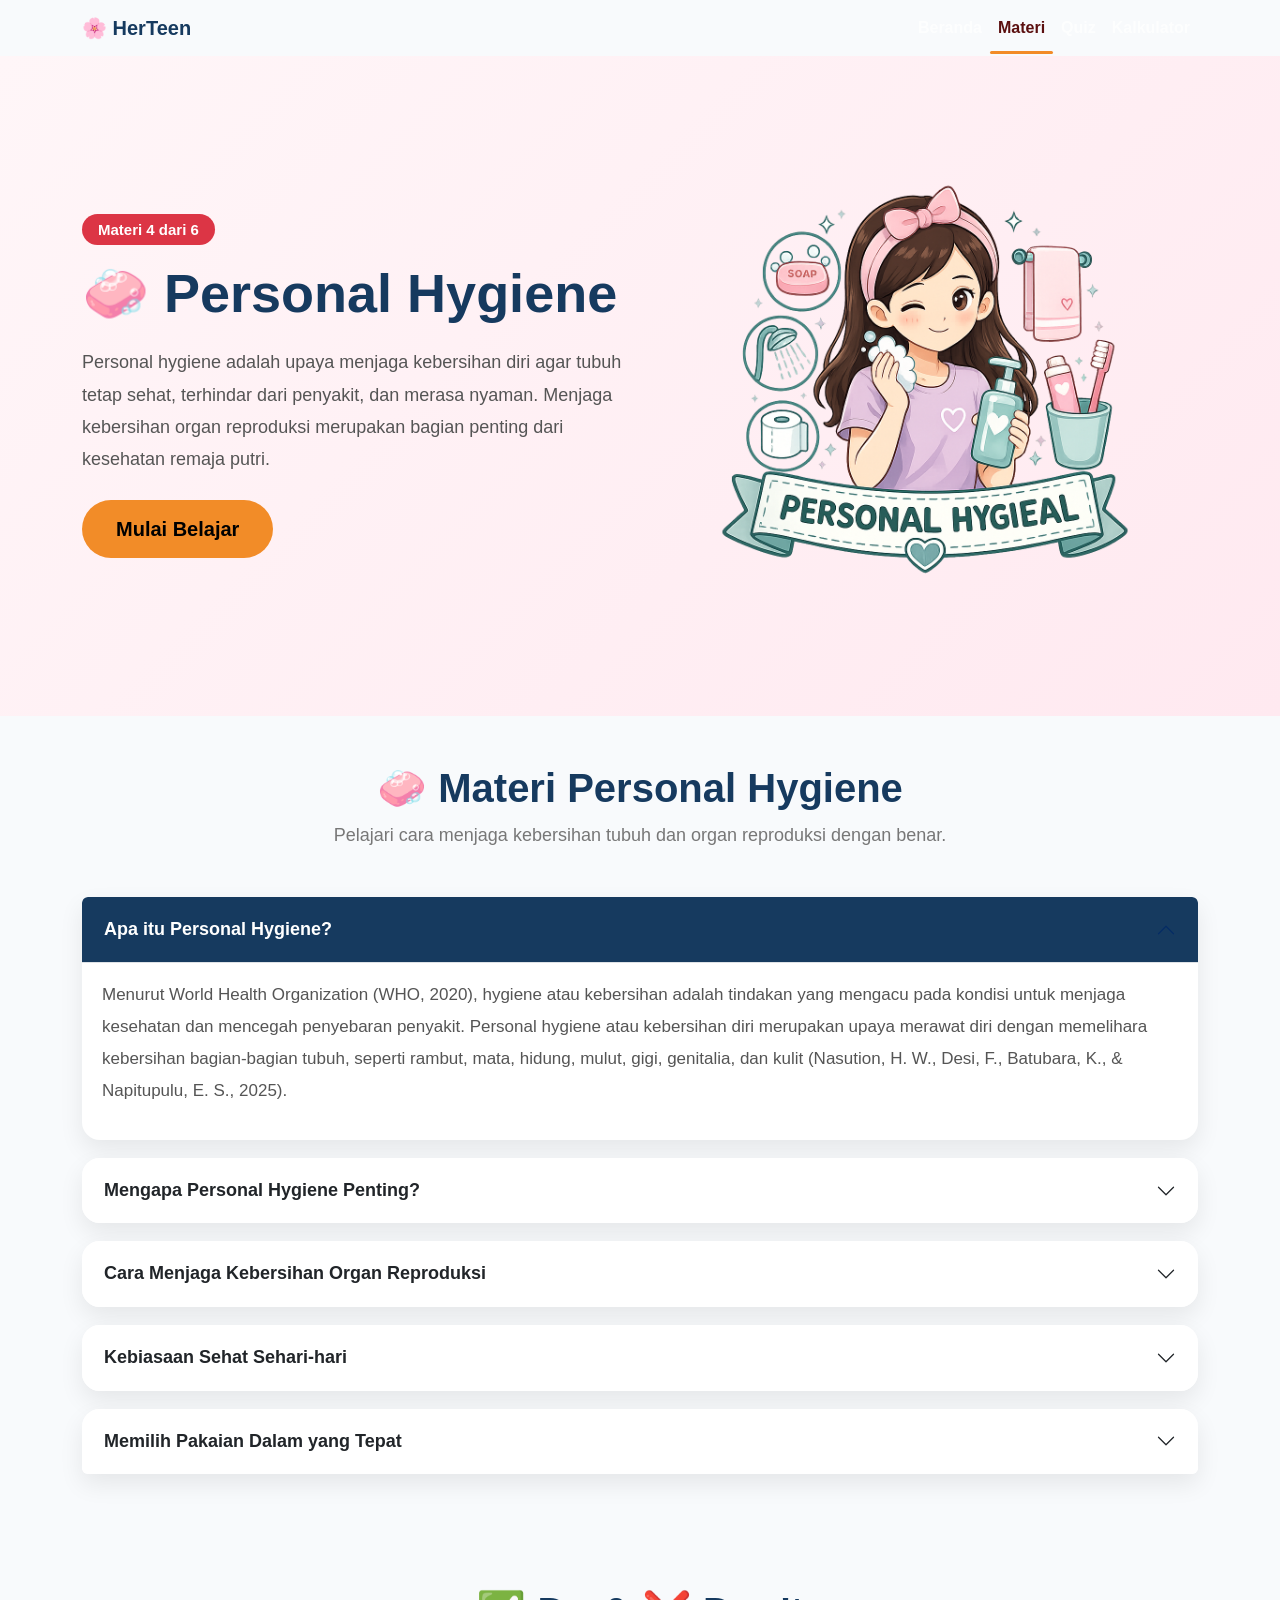
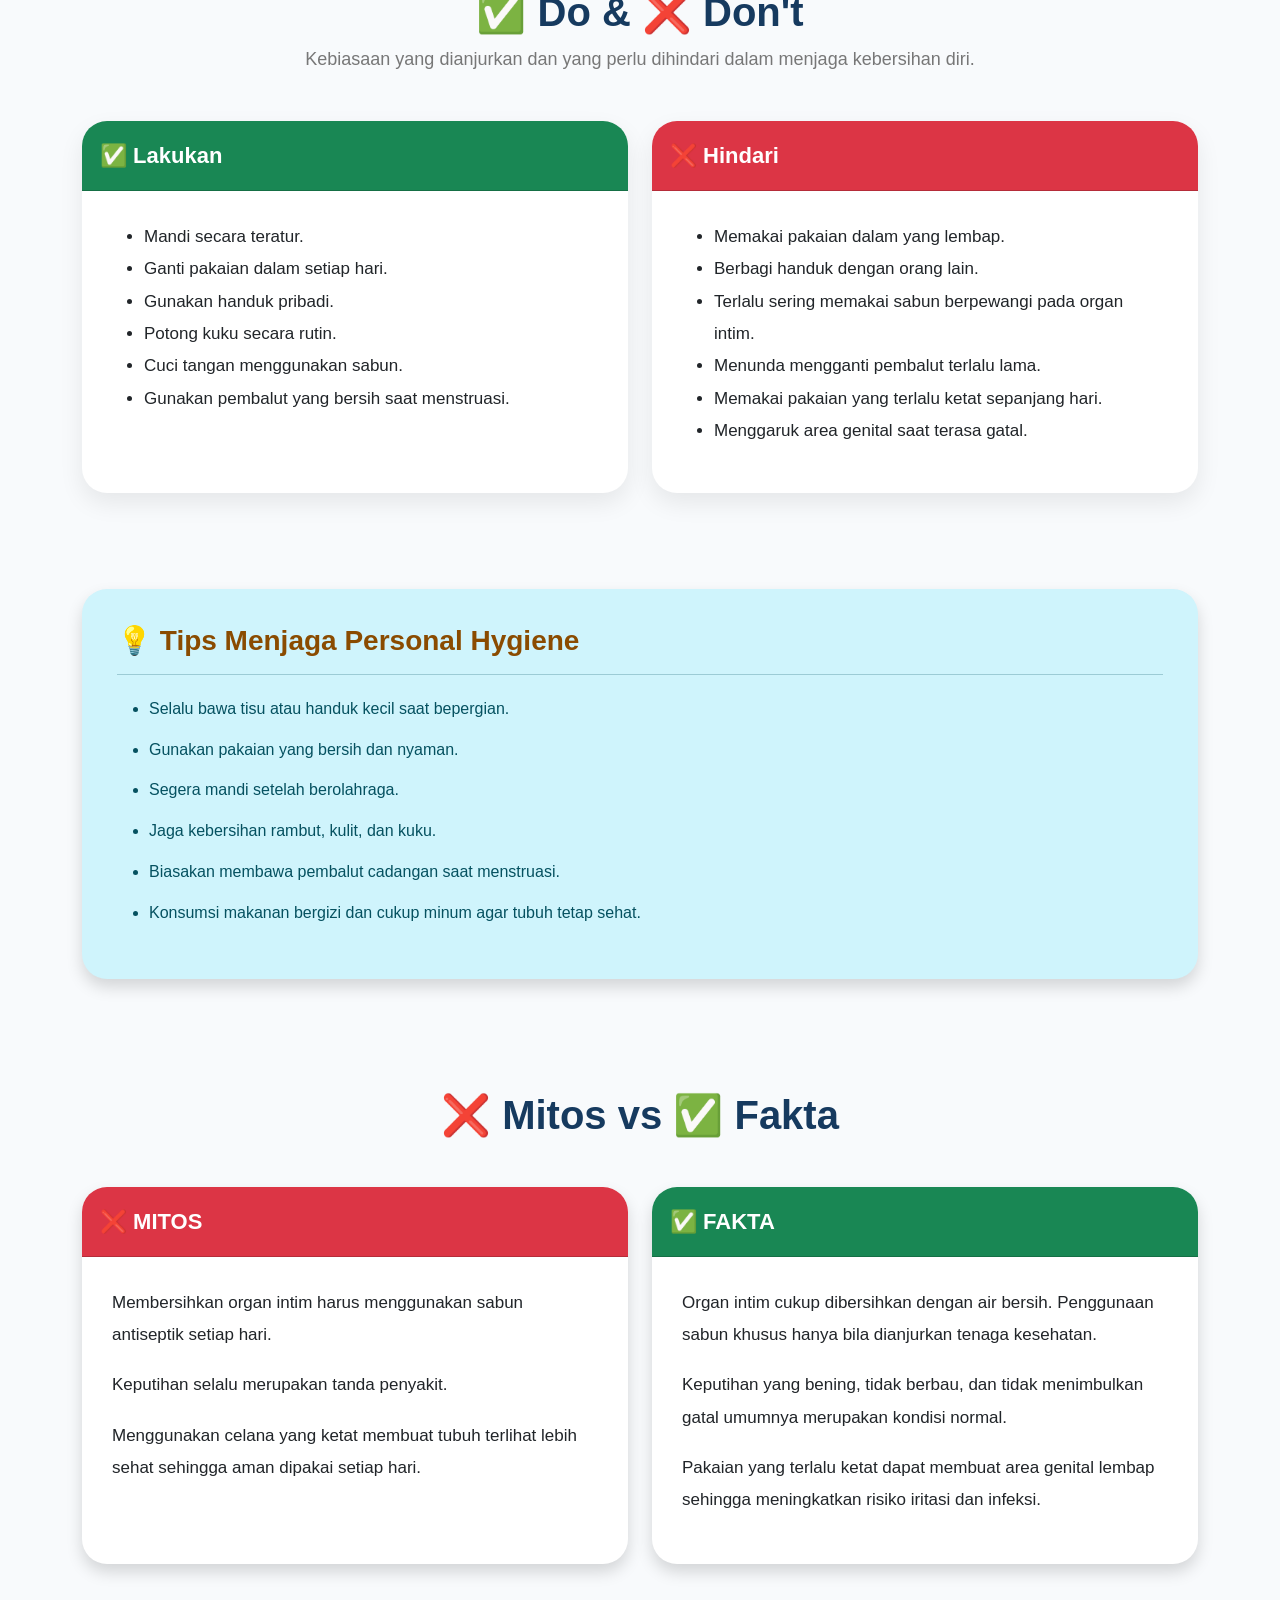
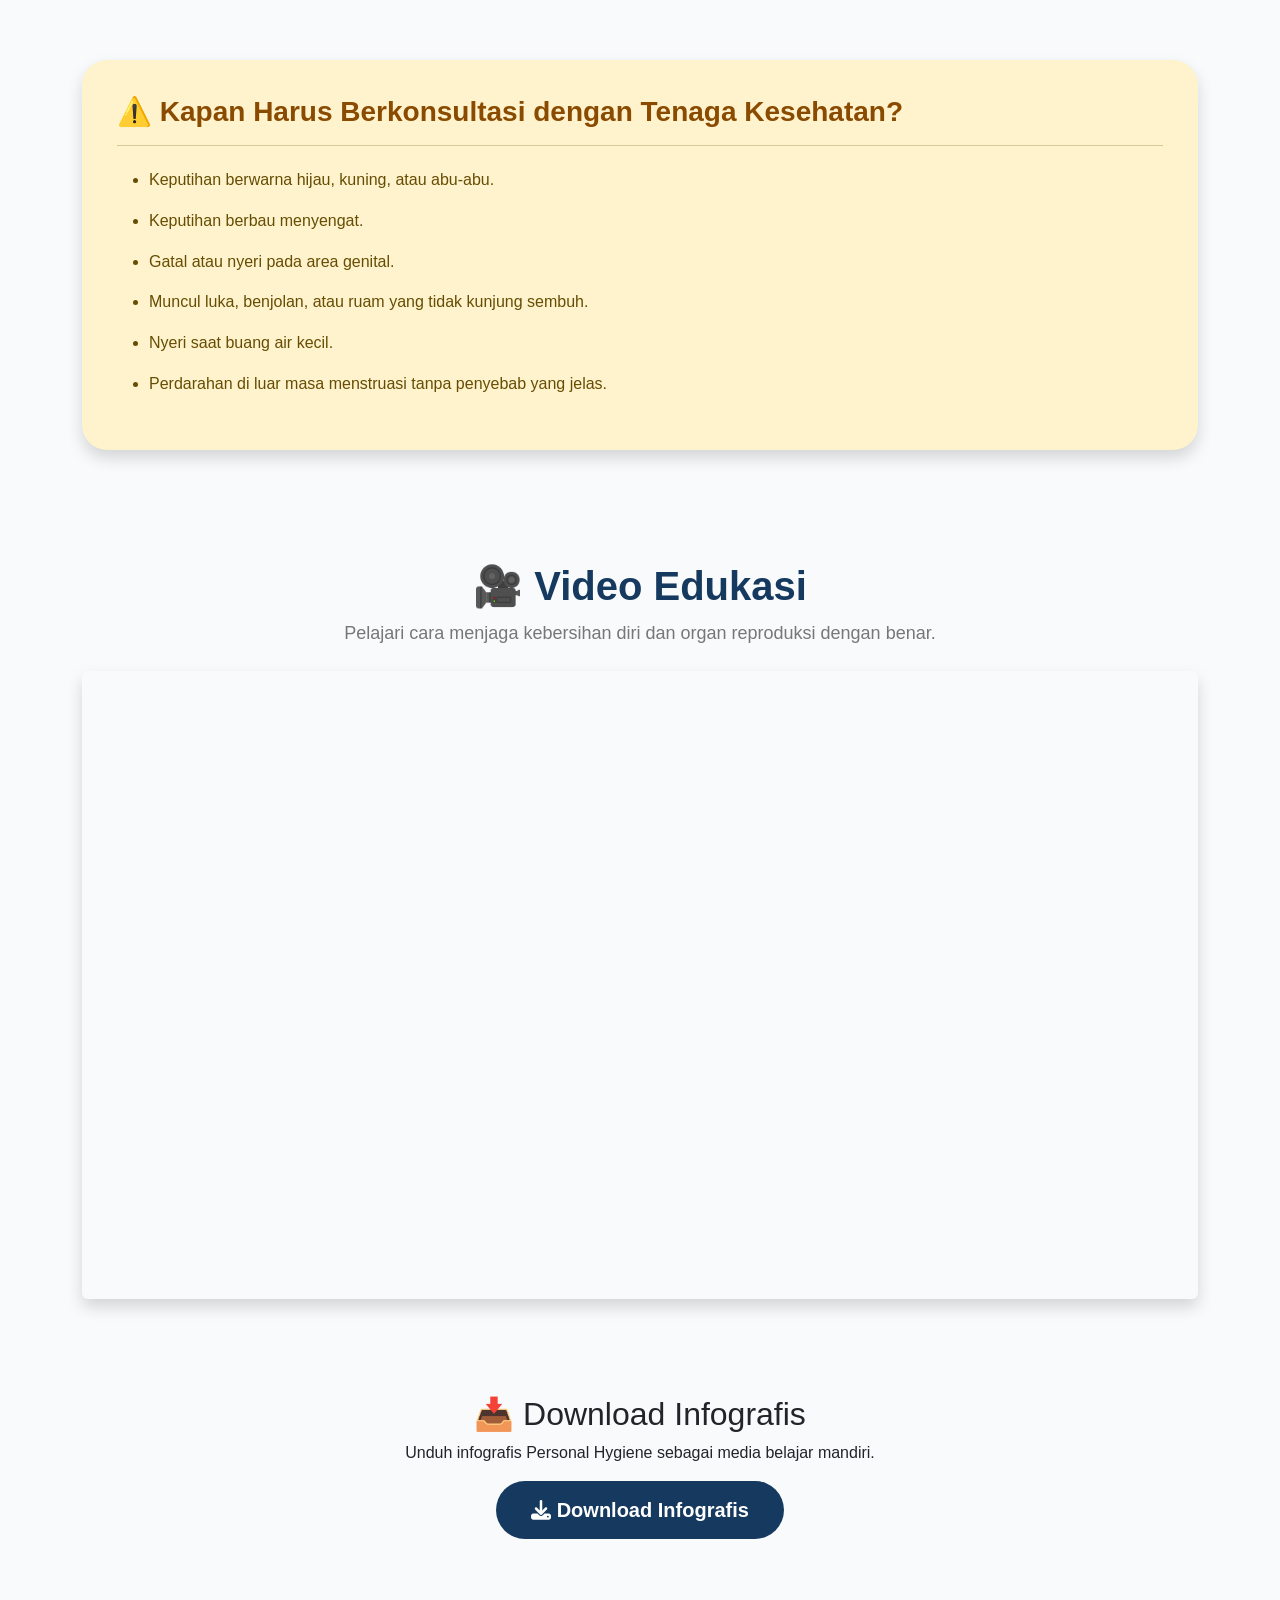
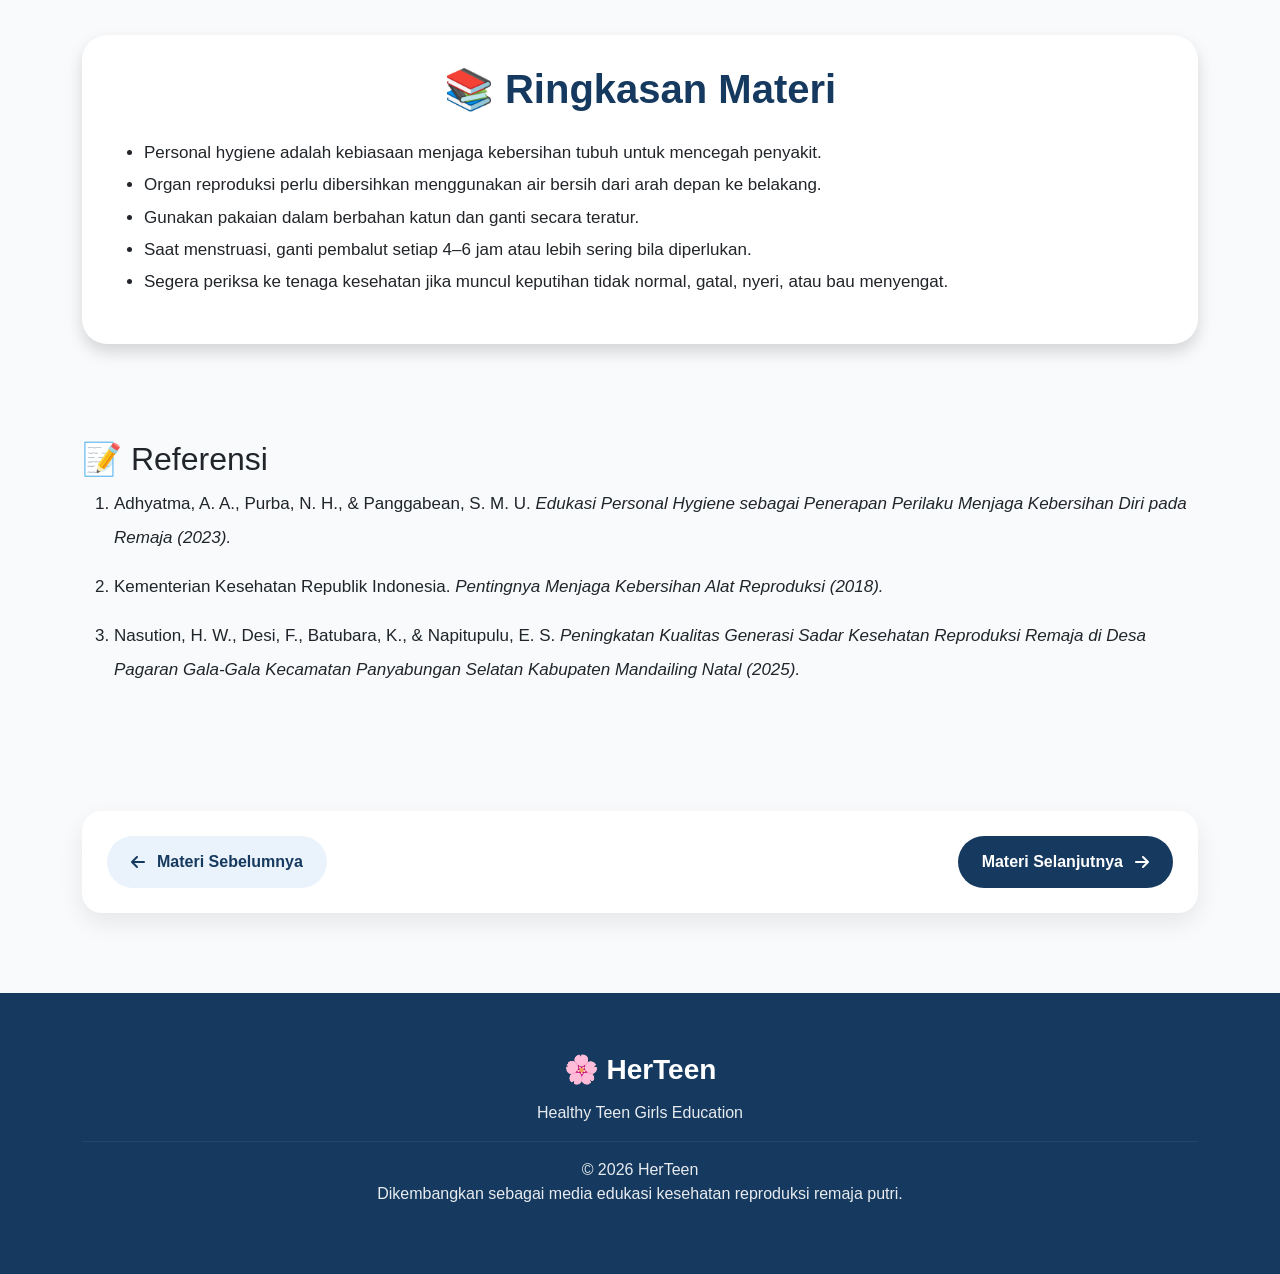
<file: hygiene.html>
<!DOCTYPE html>
<html lang="id">

<head>

<meta charset="UTF-8">
<meta name="viewport" content="width=device-width, initial-scale=1">

<title>Personal Hygiene | HerTeen</title>

<!-- Bootstrap -->
<link href="https://cdn.jsdelivr.net/npm/bootstrap@5.3.3/dist/css/bootstrap.min.css" rel="stylesheet">

<!-- Font Awesome -->
<link rel="stylesheet"
href="https://cdnjs.cloudflare.com/ajax/libs/font-awesome/6.7.2/css/all.min.css">

<!-- CSS -->
<link rel="stylesheet" href="style.css">

</head>

<body>

<!--=========================
NAVBAR
==========================-->

<nav class="navbar navbar-expand-lg navbar-dark shadow-sm">

<div class="container">

<a class="navbar-brand fw-bold" href="index.html">
🌸 HerTeen
</a>

<button class="navbar-toggler"
type="button"
data-bs-toggle="collapse"
data-bs-target="#menu">

<span class="navbar-toggler-icon"></span>

</button>

<div class="collapse navbar-collapse" id="menu">

<ul class="navbar-nav ms-auto">

<li class="nav-item">
<a class="nav-link" href="index.html">Beranda</a>
</li>

<li class="nav-item">
<a class="nav-link active" href="#">Materi</a>
</li>

<li class="nav-item">
<a class="nav-link" href="quiz.html">Quiz</a>
</li>

<li class="nav-item">
<a class="nav-link" href="kalkulator.html">Kalkulator</a>
</li>

</ul>

</div>

</div>

</nav>

<!--=========================
HERO
==========================-->

<section class="hero-materi">

<div class="container">

<div class="row align-items-center">

<div class="col-lg-6">

<span class="badge bg-danger mb-3">

Materi 4 dari 6

</span>

<h1>

🧼 Personal Hygiene

</h1>

<p>

Personal hygiene adalah upaya menjaga kebersihan diri agar tubuh tetap sehat,
terhindar dari penyakit, dan merasa nyaman. Menjaga kebersihan organ reproduksi
merupakan bagian penting dari kesehatan remaja putri.

</p>

<div class="mt-4">

<a href="#materi"
class="btn btn-warning btn-lg">

Mulai Belajar

</a>

</div>

</div>

<div class="col-lg-6 text-center">

<img src="img/hygiene.png"
class="img-fluid"
style="max-width:480px;"
alt="Personal Hygiene">

</div>

</div>

</div>

</section>

<!--=========================
MATERI
==========================-->

<section id="materi" class="container py-5">

<div class="text-center mb-5">

<h2 class="section-title">

🧼 Materi Personal Hygiene

</h2>

<p class="section-subtitle">

Pelajari cara menjaga kebersihan tubuh dan organ reproduksi dengan benar.

</p>

</div>

<div class="accordion" id="accordionExample">

<!-- 1 -->

<div class="accordion-item">

<h2 class="accordion-header">

<button class="accordion-button"
type="button"
data-bs-toggle="collapse"
data-bs-target="#one">

Apa itu Personal Hygiene?

</button>

</h2>

<div id="one"
class="accordion-collapse collapse show">

<div class="accordion-body">

<p>

Menurut World Health Organization (WHO, 2020), hygiene atau kebersihan adalah tindakan yang mengacu pada kondisi untuk menjaga kesehatan dan mencegah penyebaran penyakit. Personal hygiene atau kebersihan diri merupakan upaya merawat diri dengan memelihara kebersihan bagian-bagian tubuh, seperti rambut, mata, hidung, mulut, gigi, genitalia, dan kulit (Nasution, H. W., Desi, F., Batubara, K., & Napitupulu, E. S., 2025).

</p>

</div>

</div>

</div>

<!-- 2 -->

<div class="accordion-item">

<h2 class="accordion-header">

<button class="accordion-button collapsed"
type="button"
data-bs-toggle="collapse"
data-bs-target="#two">

Mengapa Personal Hygiene Penting?

</button>

</h2>

<div id="two"
class="accordion-collapse collapse">

<div class="accordion-body">

<ul>

<li>✨ Mencegah infeksi.</li>

<li>✨ Mengurangi bau badan.</li>

<li>✨ Menjaga kesehatan kulit.</li>

<li>✨ Menjaga kesehatan organ reproduksi.</li>

<li>✨ Membuat tubuh terasa segar dan nyaman (Adhyatma, A. A., Purba, N. H., Panggabean, S. M. U., 2023).</li>

</ul>

</div>

</div>

</div>

<!-- 3 -->

<div class="accordion-item">

<h2 class="accordion-header">

<button class="accordion-button collapsed"
type="button"
data-bs-toggle="collapse"
data-bs-target="#three">

Cara Menjaga Kebersihan Organ Reproduksi

</button>

</h2>

<div id="three"
class="accordion-collapse collapse">

<div class="accordion-body">

<ul>

<li>🩷 Bersihkan organ intim menggunakan air bersih.</li>

<li>🩷 Bersihkan dari arah depan ke belakang setelah buang air kecil atau besar.</li>

<li>🩷 Hindari penggunaan sabun berpewangi secara berlebihan.</li>

<li>🩷 Gunakan pakaian dalam berbahan katun yang mudah menyerap keringat.</li>

<li>🩷 Ganti pakaian dalam minimal dua kali sehari atau ketika lembap (Kementerian Kesehatan Republik Indonesia, 2018).</li>

</ul>

</div>

</div>

</div>

<!-- 4 -->

<div class="accordion-item">

<h2 class="accordion-header">

<button class="accordion-button collapsed"
type="button"
data-bs-toggle="collapse"
data-bs-target="#four">

Kebiasaan Sehat Sehari-hari

</button>

</h2>

<div id="four"
class="accordion-collapse collapse">

<div class="accordion-body">

<ul>

<li>🚿 Mandi minimal dua kali sehari.</li>

<li>🪥 Menyikat gigi dua kali sehari.</li>

<li>🧴 Keramas secara teratur sesuai kondisi rambut.</li>

<li>👕 Mengganti pakaian bersih setiap hari.</li>

<li>🩲 Mengganti pakaian dalam jika lembap atau berkeringat.</li>

<li>🧼 Mencuci tangan menggunakan sabun sebelum makan dan setelah dari toilet.</li>

<li>💧 Minum air putih yang cukup setiap hari.</li>

</ul>

</div>

</div>

</div>

<!-- 5 -->

<div class="accordion-item">

<h2 class="accordion-header">

<button class="accordion-button collapsed"
type="button"
data-bs-toggle="collapse"
data-bs-target="#five">

Memilih Pakaian Dalam yang Tepat

</button>

</h2>

<div id="five"
class="accordion-collapse collapse">

<div class="accordion-body">

<p>

Pakaian dalam yang tepat membantu menjaga area genital tetap kering dan mengurangi risiko iritasi maupun infeksi.

</p>

<ul>

<li>👙 Pilih bahan katun yang menyerap keringat.</li>

<li>👙 Hindari pakaian dalam yang terlalu ketat.</li>

<li>👙 Ganti setiap hari atau ketika basah.</li>

<li>👙 Cuci menggunakan deterjen secukupnya dan bilas hingga bersih.</li>

<li>👙 Jemur di bawah sinar matahari hingga benar-benar kering.</li>

</ul>

</div>

</div>

</div>

</div>

</section>

<!--=========================
DO & DON'T
==========================-->

<section class="container py-5">

<div class="text-center mb-5">

<h2 class="section-title">

✅ Do & ❌ Don't

</h2>

<p class="section-subtitle">

Kebiasaan yang dianjurkan dan yang perlu dihindari dalam menjaga kebersihan diri.

</p>

</div>

<div class="row g-4">

<div class="col-md-6">

<div class="card border-success h-100">

<div class="card-header bg-success text-white">

✅ Lakukan

</div>

<div class="card-body">

<ul>

<li>Mandi secara teratur.</li>

<li>Ganti pakaian dalam setiap hari.</li>

<li>Gunakan handuk pribadi.</li>

<li>Potong kuku secara rutin.</li>

<li>Cuci tangan menggunakan sabun.</li>

<li>Gunakan pembalut yang bersih saat menstruasi.</li>

</ul>

</div>

</div>

</div>

<div class="col-md-6">

<div class="card border-danger h-100">

<div class="card-header bg-danger text-white">

❌ Hindari

</div>

<div class="card-body">

<ul>

<li>Memakai pakaian dalam yang lembap.</li>

<li>Berbagi handuk dengan orang lain.</li>

<li>Terlalu sering memakai sabun berpewangi pada organ intim.</li>

<li>Menunda mengganti pembalut terlalu lama.</li>

<li>Memakai pakaian yang terlalu ketat sepanjang hari.</li>

<li>Menggaruk area genital saat terasa gatal.</li>

</ul>

</div>

</div>

</div>

</div>

</section>

<!--=========================
TIPS MENJAGA KEBERSIHAN
==========================-->

<section class="container py-5">

<div class="alert alert-info shadow">

<h3>

💡 Tips Menjaga Personal Hygiene

</h3>

<hr>

<ul>

<li>Selalu bawa tisu atau handuk kecil saat bepergian.</li>

<li>Gunakan pakaian yang bersih dan nyaman.</li>

<li>Segera mandi setelah berolahraga.</li>

<li>Jaga kebersihan rambut, kulit, dan kuku.</li>

<li>Biasakan membawa pembalut cadangan saat menstruasi.</li>

<li>Konsumsi makanan bergizi dan cukup minum agar tubuh tetap sehat.</li>

</ul>

</div>

</section>

<!--=========================
MITOS VS FAKTA
==========================-->

<section class="container py-5">

<div class="text-center mb-5">

<h2 class="section-title">
❌ Mitos vs ✅ Fakta
</h2>

</div>

<div class="row g-4">

<div class="col-md-6">

<div class="card border-danger h-100 shadow">

<div class="card-header bg-danger text-white">

❌ MITOS

</div>

<div class="card-body">

<p>
Membersihkan organ intim harus menggunakan sabun antiseptik setiap hari.
</p>

<p>
Keputihan selalu merupakan tanda penyakit.
</p>

<p>
Menggunakan celana yang ketat membuat tubuh terlihat lebih sehat sehingga aman dipakai setiap hari.
</p>

</div>

</div>

</div>

<div class="col-md-6">

<div class="card border-success h-100 shadow">

<div class="card-header bg-success text-white">

✅ FAKTA

</div>

<div class="card-body">

<p>
Organ intim cukup dibersihkan dengan air bersih. Penggunaan sabun khusus hanya bila dianjurkan tenaga kesehatan.
</p>

<p>
Keputihan yang bening, tidak berbau, dan tidak menimbulkan gatal umumnya merupakan kondisi normal.
</p>

<p>
Pakaian yang terlalu ketat dapat membuat area genital lembap sehingga meningkatkan risiko iritasi dan infeksi.
</p>

</div>

</div>

</div>

</div>

</section>

<!--=========================
KAPAN HARUS KE TENAGA KESEHATAN
==========================-->

<section class="container py-5">

<div class="alert alert-warning shadow">

<h3>

⚠️ Kapan Harus Berkonsultasi dengan Tenaga Kesehatan?

</h3>

<hr>

<ul>

<li>Keputihan berwarna hijau, kuning, atau abu-abu.</li>

<li>Keputihan berbau menyengat.</li>

<li>Gatal atau nyeri pada area genital.</li>

<li>Muncul luka, benjolan, atau ruam yang tidak kunjung sembuh.</li>

<li>Nyeri saat buang air kecil.</li>

<li>Perdarahan di luar masa menstruasi tanpa penyebab yang jelas.</li>

</ul>

</div>

</section>

<!--=========================
VIDEO EDUKASI
==========================-->

<section class="container py-5">

<div class="text-center mb-4">

<h2 class="section-title">

🎥 Video Edukasi

</h2>

<p class="section-subtitle">

Pelajari cara menjaga kebersihan diri dan organ reproduksi dengan benar.

</p>

</div>

<div class="ratio ratio-16x9 shadow rounded">

<iframe

src="https://www.youtube.com/embed/QQAzWqmxfOo"

title="Video Personal Hygiene"

allowfullscreen>

</iframe>

</div>

</section>

<!--=========================
DOWNLOAD INFOGRAFIS
==========================-->

<section class="container py-5 text-center">

<h2>

📥 Download Infografis

</h2>

<p>

Unduh infografis Personal Hygiene sebagai media belajar mandiri.

</p>

<a

href="assets/infografis-personal-hygiene.pdf"

download

class="btn btn-primary btn-lg">

<i class="fa-solid fa-download"></i>

Download Infografis

</a>

</section>

<!--=========================
RINGKASAN MATERI
==========================-->

<section class="container py-5">

<div class="card shadow">

<div class="card-body">

<h2 class="section-title text-center mb-4">

📚 Ringkasan Materi

</h2>

<ul>

<li>Personal hygiene adalah kebiasaan menjaga kebersihan tubuh untuk mencegah penyakit.</li>

<li>Organ reproduksi perlu dibersihkan menggunakan air bersih dari arah depan ke belakang.</li>

<li>Gunakan pakaian dalam berbahan katun dan ganti secara teratur.</li>

<li>Saat menstruasi, ganti pembalut setiap 4–6 jam atau lebih sering bila diperlukan.</li>

<li>Segera periksa ke tenaga kesehatan jika muncul keputihan tidak normal, gatal, nyeri, atau bau menyengat.</li>

</ul>

</div>

</div>

</section>

<!--=========================
REFERENSI
==========================-->

<section class="container py-5">

<h2>

📝 Referensi

</h2>

<ol>

<li>Adhyatma, A. A., Purba, N. H., & Panggabean, S. M. U. <i>Edukasi Personal Hygiene sebagai Penerapan Perilaku Menjaga Kebersihan Diri pada Remaja (2023).</i></li>

<li>Kementerian Kesehatan Republik Indonesia. <i>Pentingnya Menjaga Kebersihan Alat Reproduksi (2018).</i></li>

<li>Nasution, H. W., Desi, F., Batubara, K., & Napitupulu, E. S. <i>Peningkatan Kualitas Generasi Sadar Kesehatan Reproduksi Remaja di Desa Pagaran Gala-Gala Kecamatan Panyabungan Selatan Kabupaten Mandailing Natal (2025).</i></li>

</ol>

</section>

<section class="container materi-navigation">

<div class="nav-card">

<a href="anemia.html" class="nav-btn nav-prev">

<i class="fa-solid fa-arrow-left"></i>

Materi Sebelumnya

</a>

<a href="gizi.html" class="nav-btn nav-next">

Materi Selanjutnya

<i class="fa-solid fa-arrow-right"></i>

</a>

</div>

</section>

<!--=========================
FOOTER
==========================-->

<footer class="footer">

<div class="container text-center">

<h3>

🌸 HerTeen

</h3>

<p>

Healthy Teen Girls Education

</p>

<hr>

<p>

© 2026 HerTeen

<br>

Dikembangkan sebagai media edukasi kesehatan reproduksi remaja putri.

</p>

</div>

</footer>

<!-- Bootstrap JS -->

<script src="https://cdn.jsdelivr.net/npm/bootstrap@5.3.3/dist/js/bootstrap.bundle.min.js"></script>

<!-- JavaScript -->

<script src="script.js"></script>

</body>

</html>
</file>
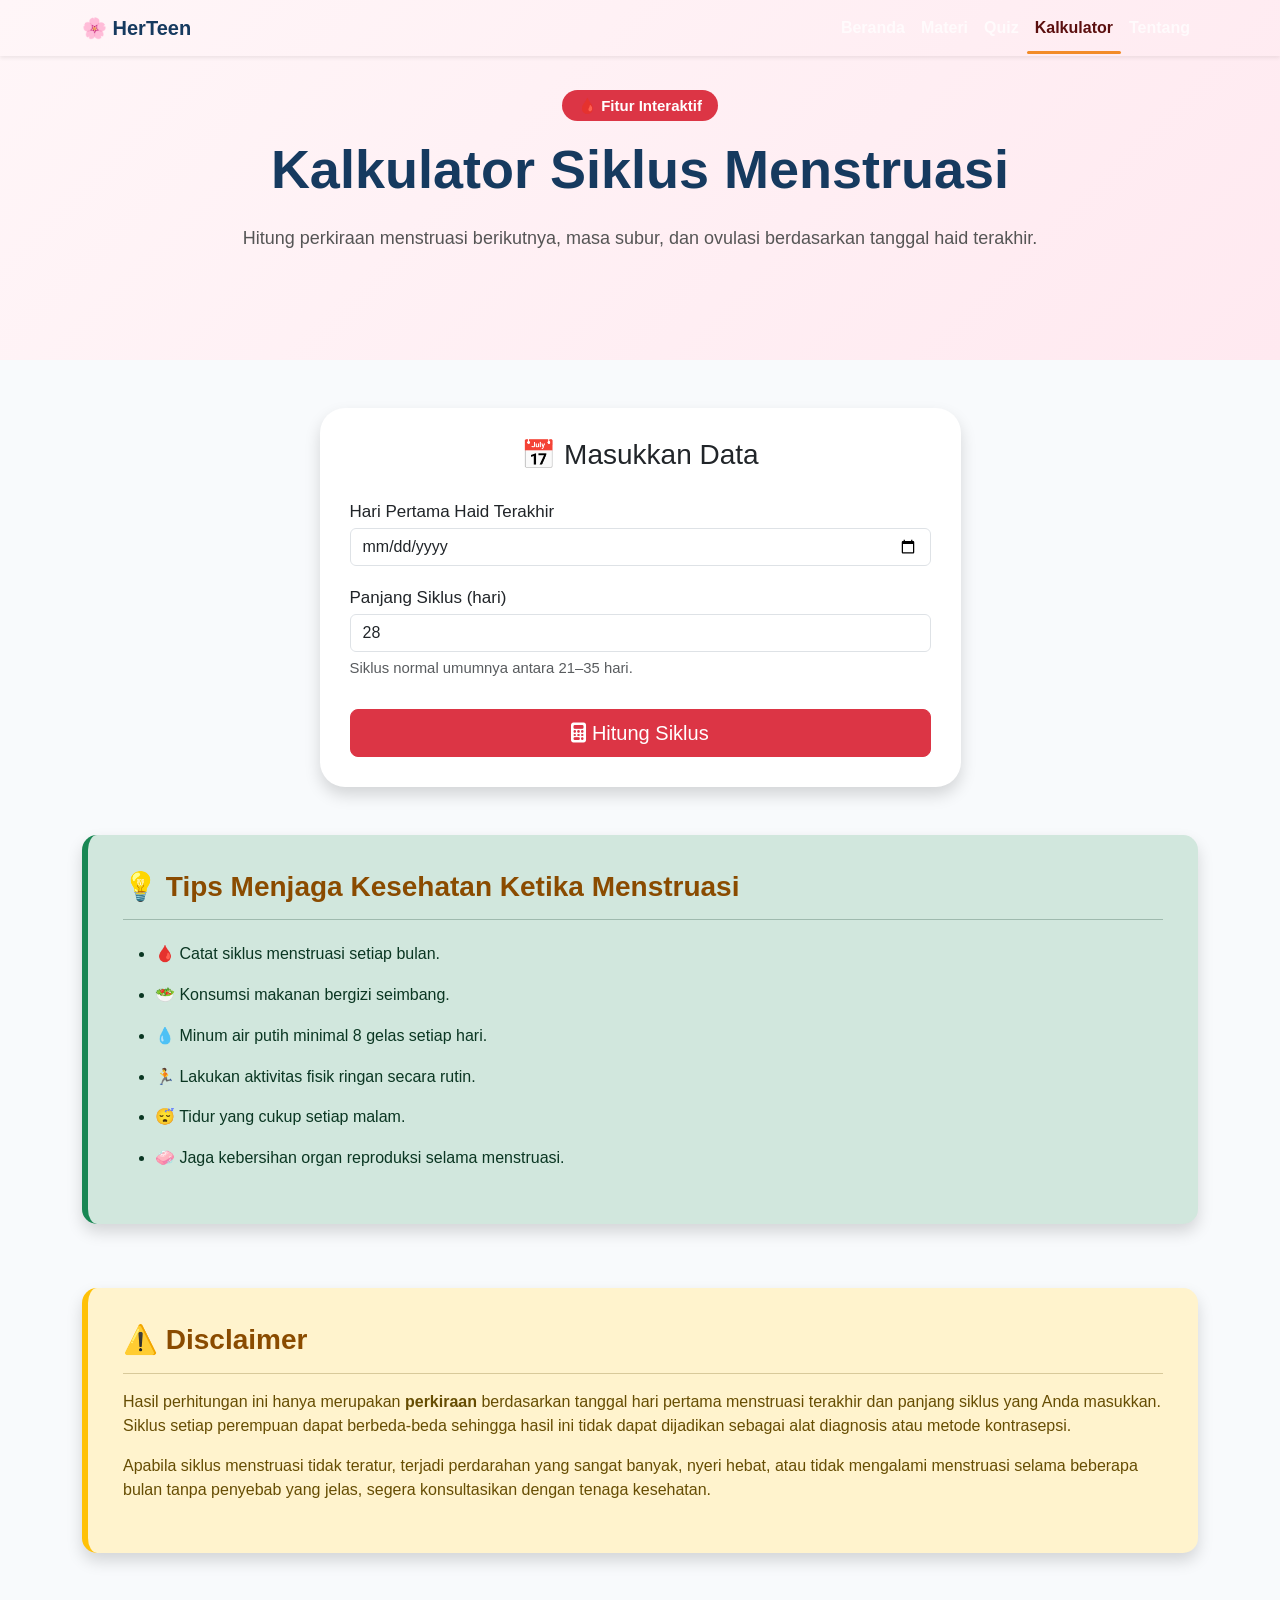
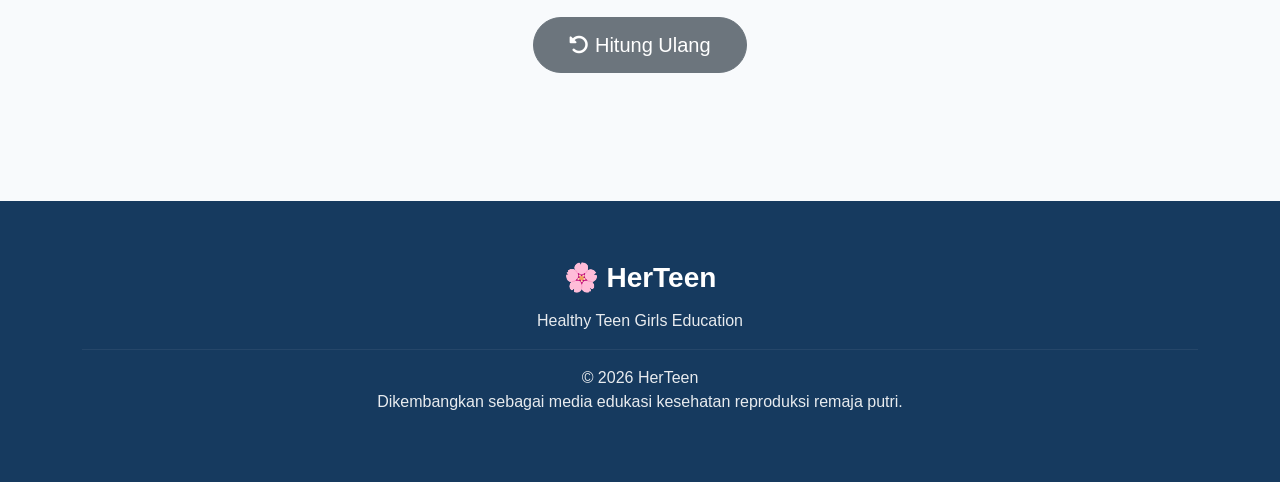
<file: kalkulator.html>
<!DOCTYPE html>
<html lang="id">

<head>

<meta charset="UTF-8">
<meta name="viewport" content="width=device-width, initial-scale=1">

<title>Kalkulator Siklus | HerTeen</title>

<link href="https://cdn.jsdelivr.net/npm/bootstrap@5.3.3/dist/css/bootstrap.min.css" rel="stylesheet">

<link rel="stylesheet"
href="https://cdnjs.cloudflare.com/ajax/libs/font-awesome/6.7.2/css/all.min.css">

<link rel="stylesheet" href="style.css">

</head>

<body>

<!-- ================= NAVBAR ================= -->

<nav class="navbar navbar-expand-lg navbar-dark shadow-sm fixed-top">

    <div class="container">

        <a class="navbar-brand fw-bold" href="#">

            🌸 HerTeen

        </a>

        <button class="navbar-toggler"

                type="button"

                data-bs-toggle="collapse"

                data-bs-target="#navbarMenu">

            <span class="navbar-toggler-icon"></span>

        </button>

        <div class="collapse navbar-collapse"

             id="navbarMenu">

            <ul class="navbar-nav ms-auto">

                <li class="nav-item">

                    <a class="nav-link" href="index.html">Beranda</a>

                </li>

                <li class="nav-item">

                    <a class="nav-link" href="index.html#materi">Materi</a>

                </li>

                <li class="nav-item">

                    <a class="nav-link" href="quiz.html">Quiz</a>

                </li>

                <li class="nav-item">

                    <a class="nav-link active" href="kalkulator.html">Kalkulator</a>

                </li>

                <li class="nav-item">

                    <a class="nav-link" href="tentang.html">Tentang</a>

                </li>

            </ul>

        </div>

    </div>

</nav>

<!-- HERO -->

<section class="hero-materi">

<div class="container text-center">

<span class="badge bg-danger mb-3">

🩸 Fitur Interaktif

</span>

<h1>

Kalkulator Siklus Menstruasi

</h1>

<p>

Hitung perkiraan menstruasi berikutnya, masa subur, dan ovulasi berdasarkan tanggal haid terakhir.

</p>

</div>

</section>

<!-- FORM -->

<section class="container py-5">

<div class="row justify-content-center">

<div class="col-lg-7">

<div class="card shadow">

<div class="card-body">

<h3 class="mb-4 text-center">

📅 Masukkan Data

</h3>

<div class="mb-3">

<label>

Hari Pertama Haid Terakhir

</label>

<input
type="date"
class="form-control"
id="lastPeriod">

</div>

<div class="mb-4">

<label>

Panjang Siklus (hari)

</label>

<input
type="number"
class="form-control"
id="cycleLength"
value="28"
min="21"
max="35">

<small class="text-muted">

Siklus normal umumnya antara 21–35 hari.

</small>

</div>

<div class="d-grid">

<button
id="calculateBtn"
class="btn btn-danger btn-lg">

<i class="fa-solid fa-calculator"></i>

Hitung Siklus

</button>

</div>

</div>

</div>

</div>

</div>

</section>

<!-- HASIL -->

<section
id="resultSection"
class="container pb-5"
style="display:none;">

<div class="card shadow">

<div class="card-body">

<h2 class="text-center mb-4">

📊 Hasil Perhitungan

</h2>

<div class="row text-center">

<div class="col-md-4 mb-3">

<h5>🩸 Menstruasi Berikutnya</h5>

<p id="nextPeriod"></p>

</div>

<div class="col-md-4 mb-3">

<h5>🥚 Ovulasi</h5>

<p id="ovulation"></p>

</div>

<div class="col-md-4 mb-3">

<h5>🌱 Masa Subur</h5>

<p id="fertileWindow"></p>

</div>

</div>

</div>

</div>

</section>

<!--=========================
KALENDER SIKLUS
==========================-->

<section
id="calendarSection"
class="container pb-5"
style="display:none;">

<div class="card shadow">

<div class="card-body">

<h2 class="text-center mb-4">

📅 Kalender Siklus

</h2>

<div class="d-flex justify-content-between align-items-center mb-4">

<button
class="btn btn-outline-secondary"
id="prevMonth">

<i class="fa-solid fa-chevron-left"></i>

</button>

<h4 id="calendarTitle" class="mb-0"></h4>

<button
class="btn btn-outline-secondary"
id="nextMonth">

<i class="fa-solid fa-chevron-right"></i>

</button>

</div>

<table class="table table-bordered text-center">

<thead class="table-light">

<tr>

<th>Sen</th>
<th>Sel</th>
<th>Rab</th>
<th>Kam</th>
<th>Jum</th>
<th>Sab</th>
<th>Min</th>

</tr>

</thead>

<tbody id="calendarBody">

</tbody>

</table>

<div class="mt-4 text-center">

<span class="badge bg-danger">

🩸 Menstruasi

</span>

<span class="badge bg-success">

🌱 Masa Subur

</span>

<span class="badge bg-warning text-dark">

🥚 Ovulasi

</span>

</div>

</div>

</div>

</section>

<!--=========================
TIPS KESEHATAN
==========================-->

<section
id="tipsSection"
class="container pb-5"
style="display:none;">

<div class="alert alert-success shadow">

<h3>

💡 Tips Menjaga Kesehatan Ketika Menstruasi

</h3>

<hr>

<ul>

<li>🩸 Catat siklus menstruasi setiap bulan.</li>

<li>🥗 Konsumsi makanan bergizi seimbang.</li>

<li>💧 Minum air putih minimal 8 gelas setiap hari.</li>

<li>🏃 Lakukan aktivitas fisik ringan secara rutin.</li>

<li>😴 Tidur yang cukup setiap malam.</li>

<li>🧼 Jaga kebersihan organ reproduksi selama menstruasi.</li>

</ul>

</div>

</section>

<!--=========================
DISCLAIMER
==========================-->

<section
id="disclaimerSection"
class="container pb-5"
style="display:none;">

<div class="alert alert-warning shadow">

<h3>

⚠️ Disclaimer

</h3>

<hr>

<p>

Hasil perhitungan ini hanya merupakan <strong>perkiraan</strong> berdasarkan tanggal hari pertama menstruasi terakhir dan panjang siklus yang Anda masukkan. Siklus setiap perempuan dapat berbeda-beda sehingga hasil ini tidak dapat dijadikan sebagai alat diagnosis atau metode kontrasepsi.

</p>

<p>

Apabila siklus menstruasi tidak teratur, terjadi perdarahan yang sangat banyak, nyeri hebat, atau tidak mengalami menstruasi selama beberapa bulan tanpa penyebab yang jelas, segera konsultasikan dengan tenaga kesehatan.

</p>

</div>

</section>

<!--=========================
RESET
==========================-->

<section
id="resetSection"
class="container pb-5 text-center"
style="display:none;">

<button
id="resetBtn"
class="btn btn-secondary btn-lg">

<i class="fa-solid fa-rotate-left"></i>

Hitung Ulang

</button>

</section>

<footer class="footer">

<div class="container text-center">

<h3>

🌸 HerTeen

</h3>

<p>

Healthy Teen Girls Education

</p>

<hr>

<p>

© 2026 HerTeen

<br>

Dikembangkan sebagai media edukasi kesehatan reproduksi remaja putri.

</p>

</div>

</footer>

<script src="https://cdn.jsdelivr.net/npm/bootstrap@5.3.3/dist/js/bootstrap.bundle.min.js"></script>

<script src="kalkulator.js"></script>

<script src="quiz.js"></script>

<script src="script.js"></script>

</body>

</html>
</file>
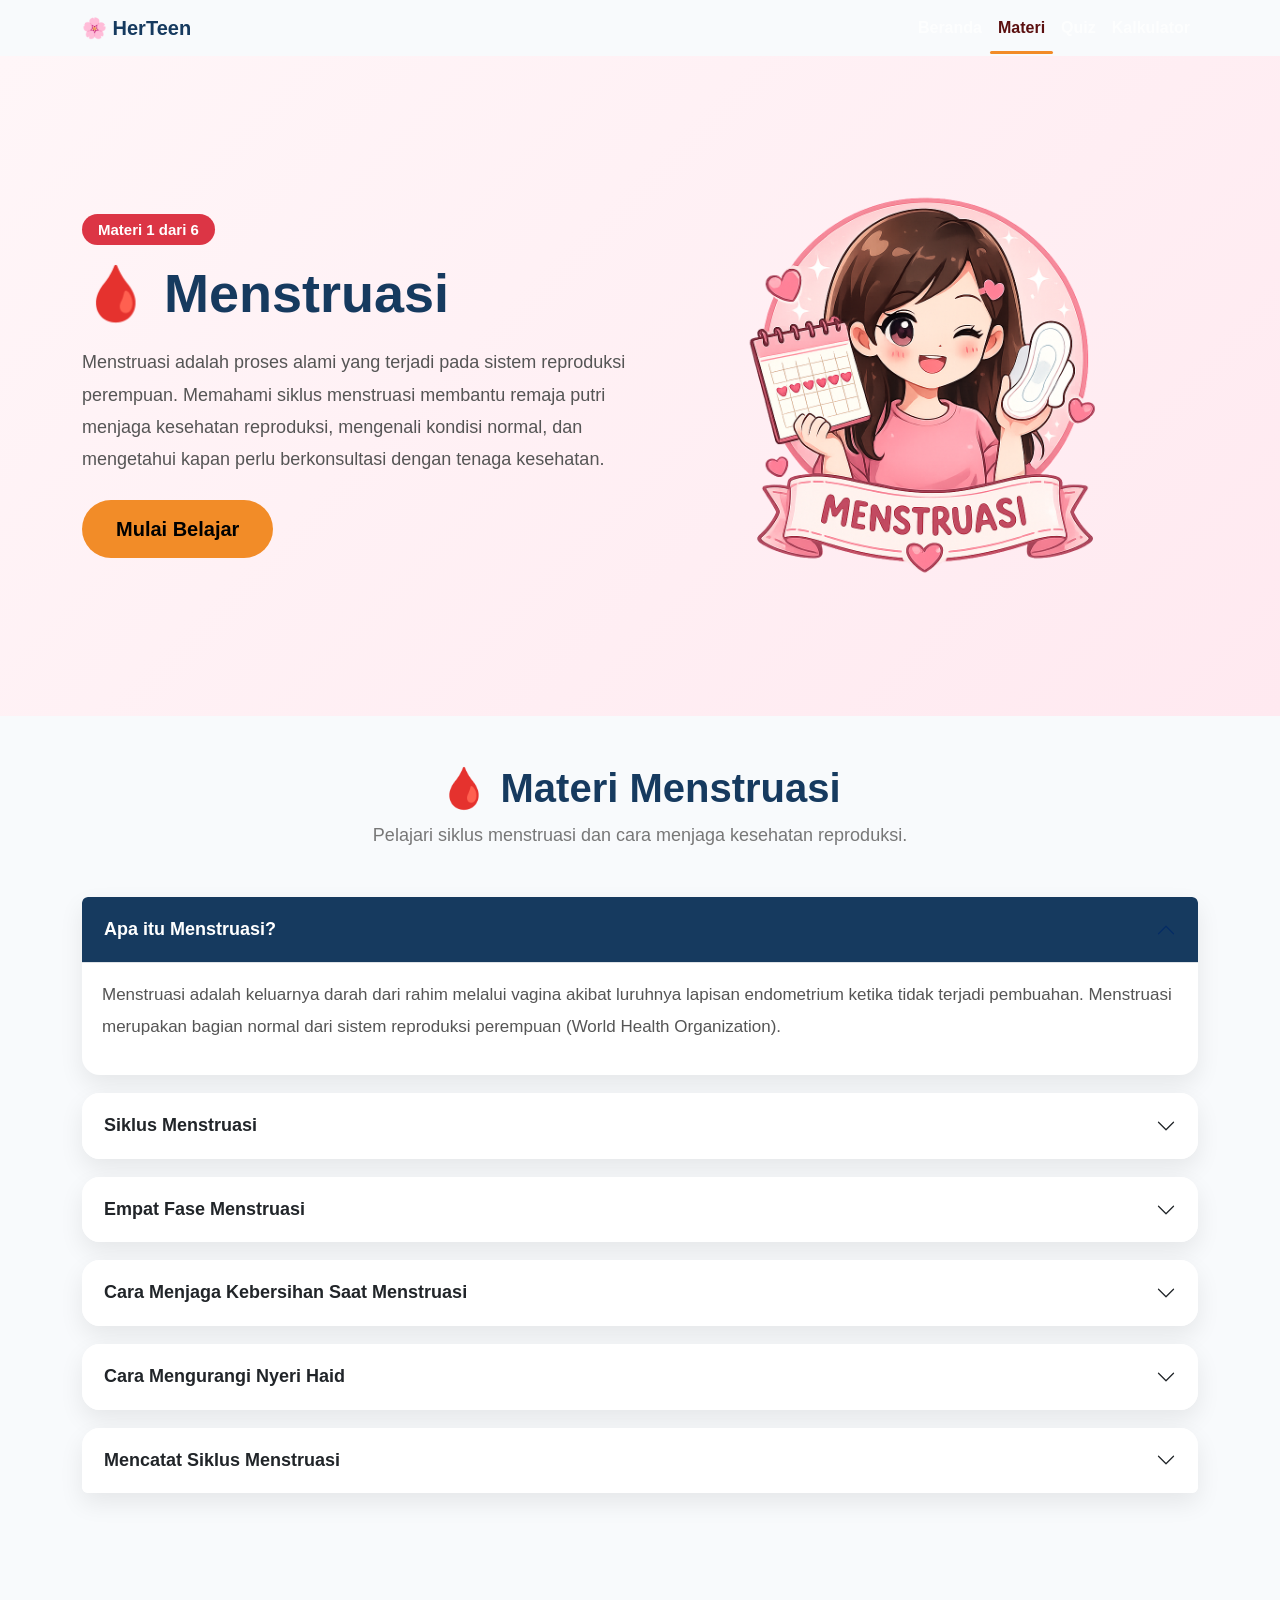
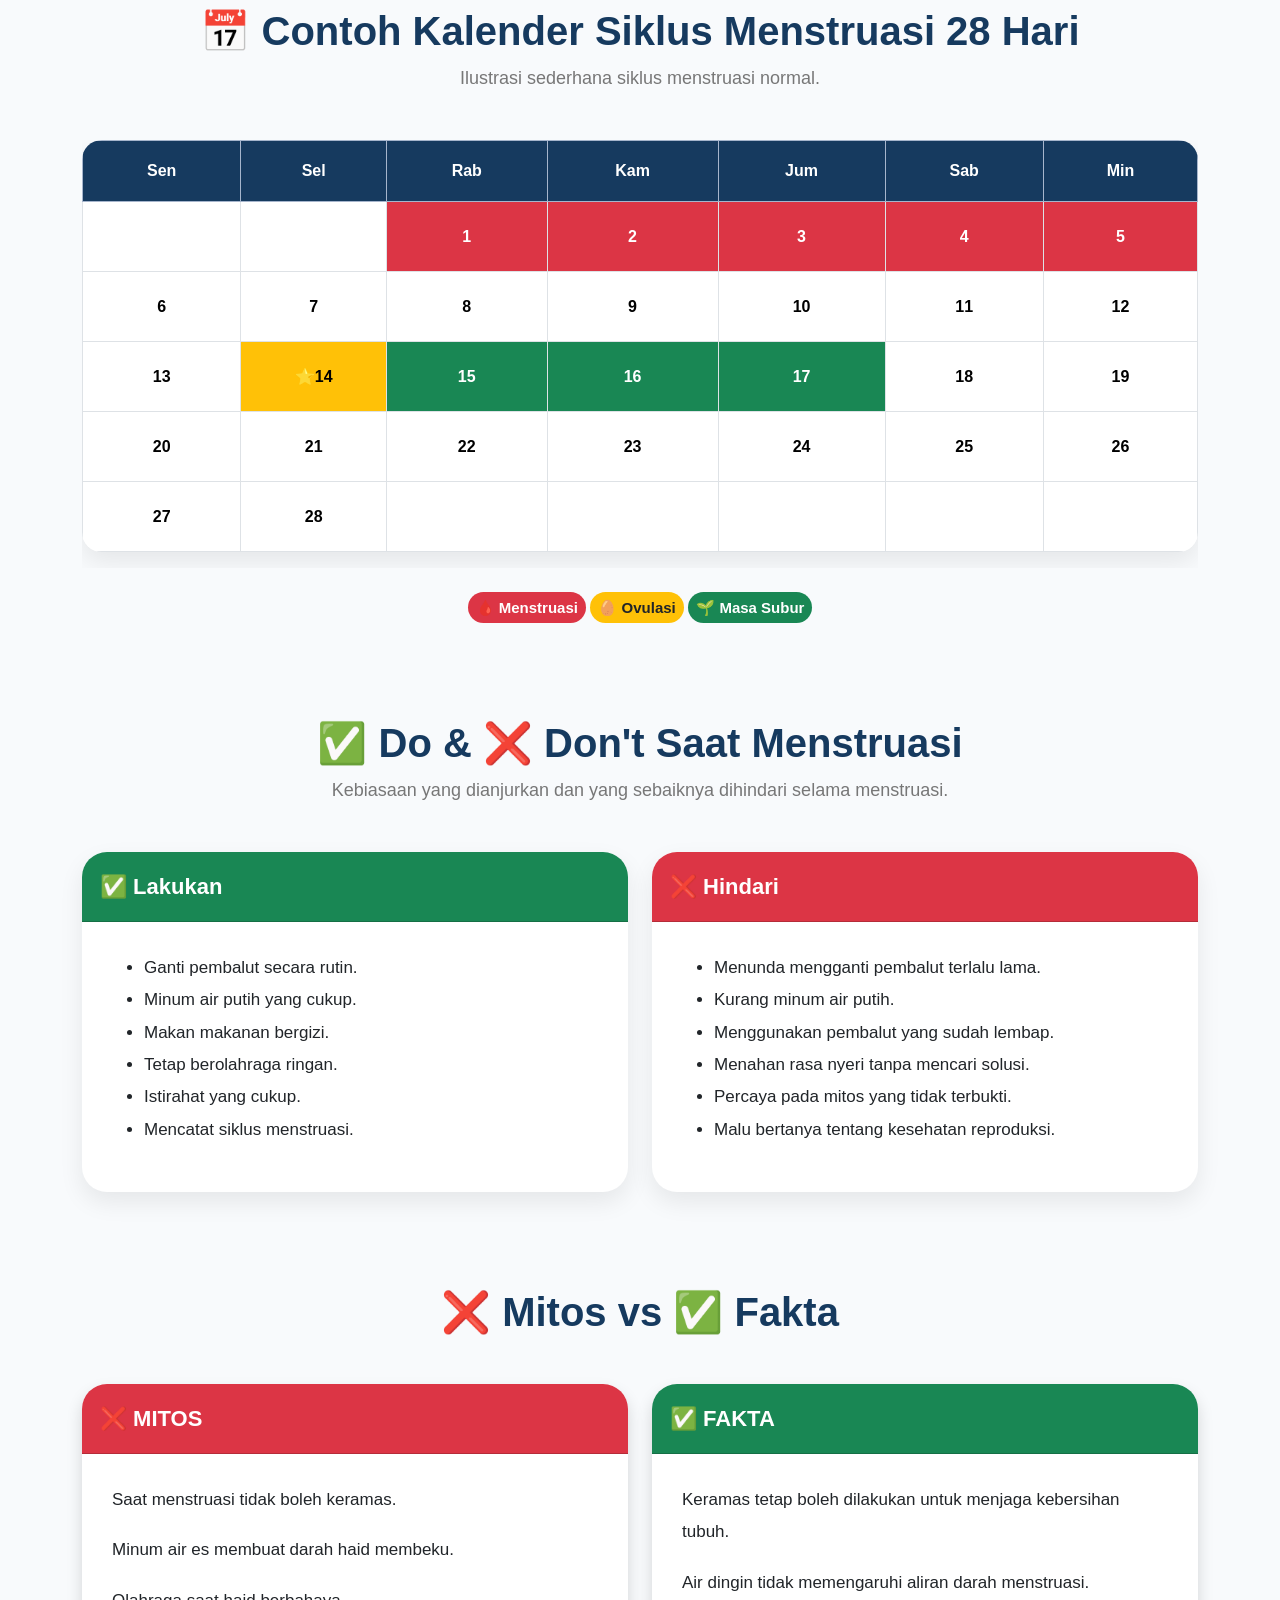
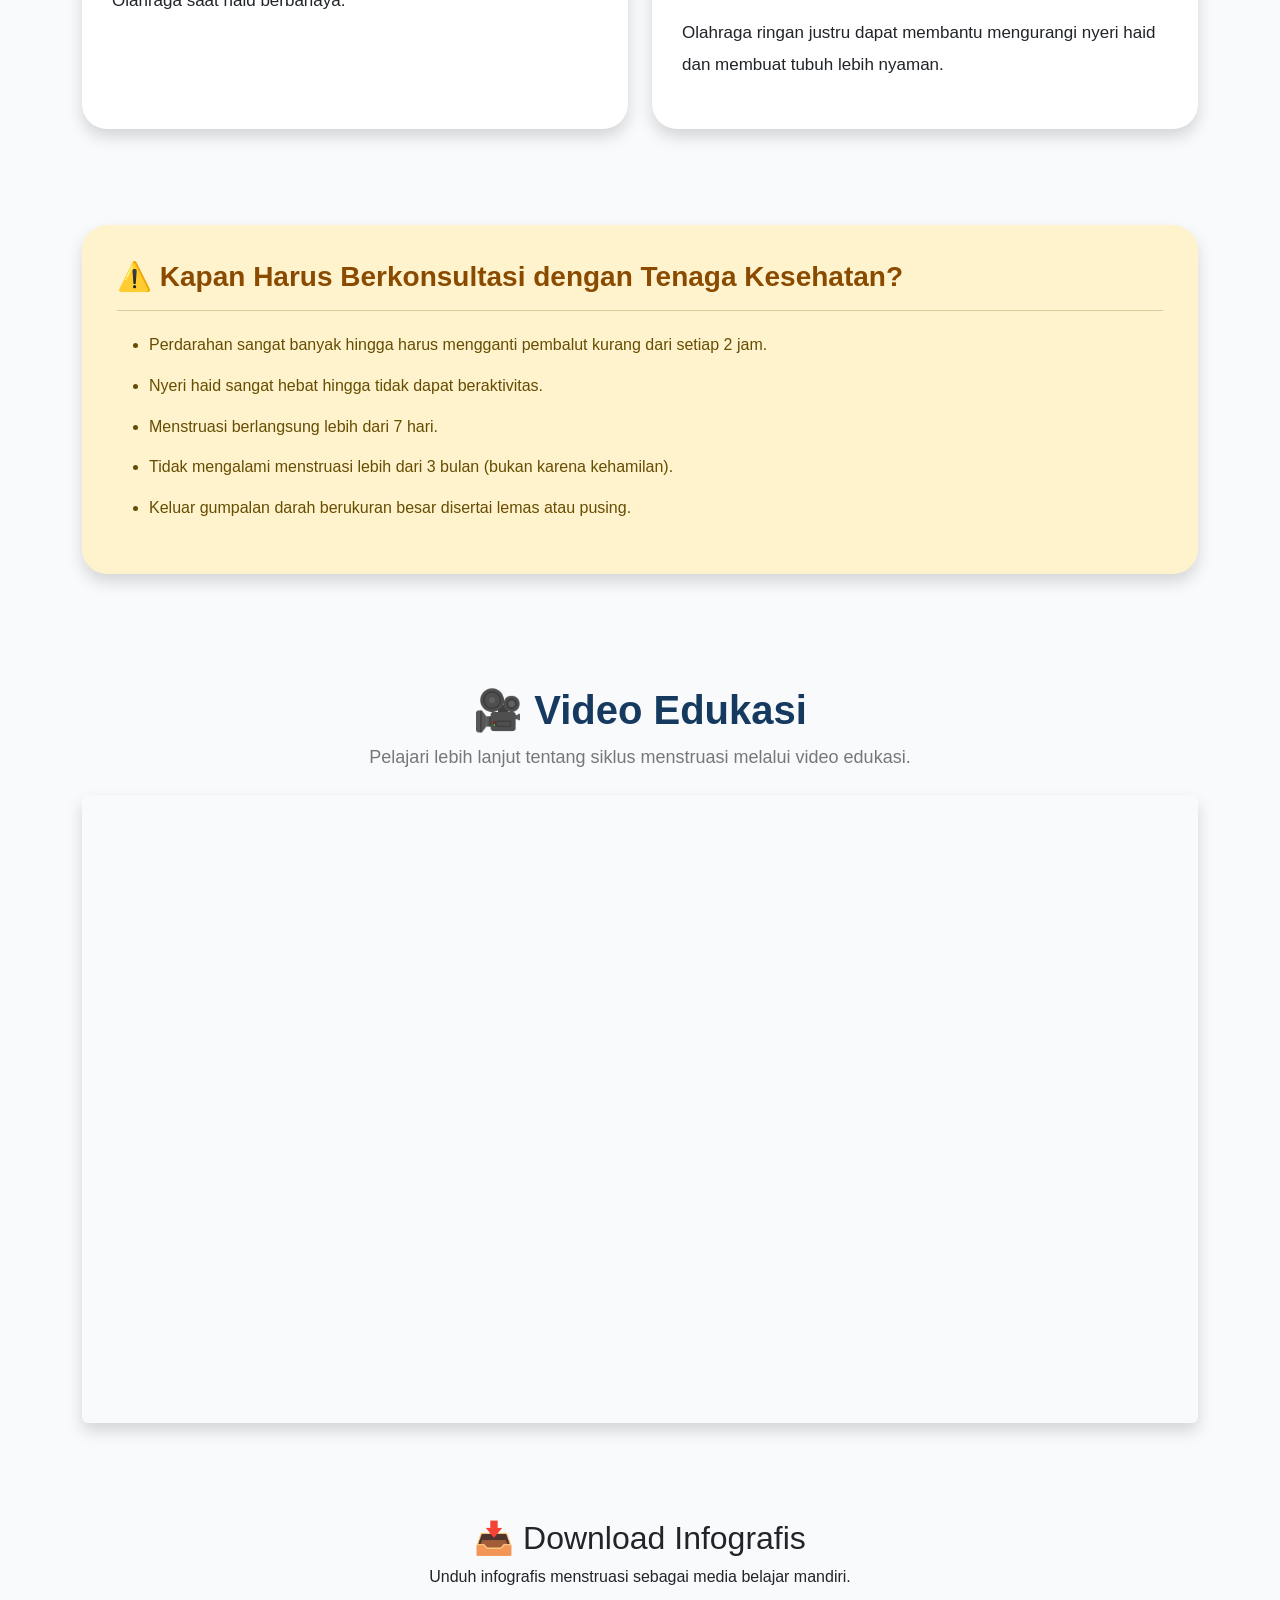
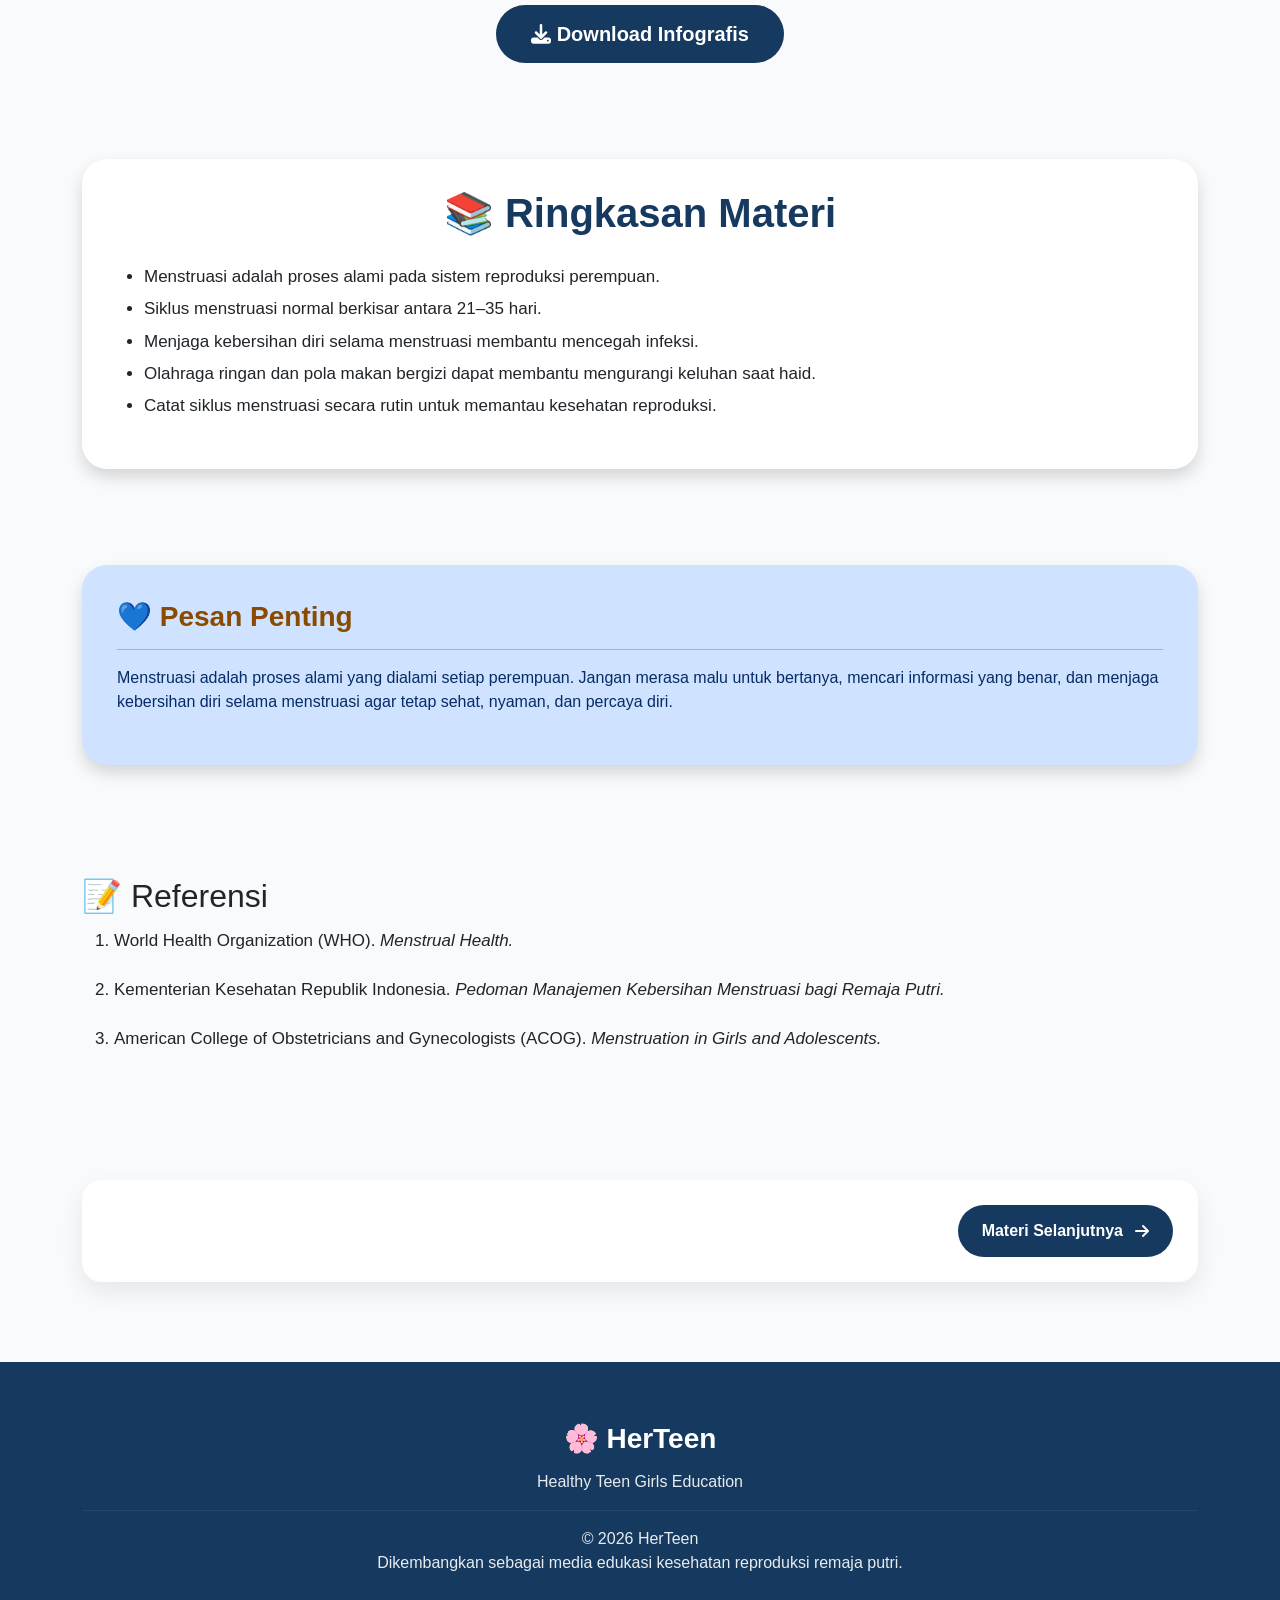
<file: menstruasi.html>
<!DOCTYPE html>
<html lang="id">

<head>

<meta charset="UTF-8">
<meta name="viewport" content="width=device-width, initial-scale=1">

<title>Menstruasi | HerTeen</title>

<!-- Bootstrap -->

<link href="https://cdn.jsdelivr.net/npm/bootstrap@5.3.3/dist/css/bootstrap.min.css" rel="stylesheet">

<!-- Font Awesome -->

<link rel="stylesheet"
href="https://cdnjs.cloudflare.com/ajax/libs/font-awesome/6.7.2/css/all.min.css">

<!-- CSS -->

<link rel="stylesheet" href="style.css">

</head>

<body>

<!--=========================
NAVBAR
==========================-->

<nav class="navbar navbar-expand-lg navbar-dark shadow-sm">

<div class="container">

<a class="navbar-brand fw-bold" href="index.html">

🌸 HerTeen

</a>

<button class="navbar-toggler"
type="button"
data-bs-toggle="collapse"
data-bs-target="#menu">

<span class="navbar-toggler-icon"></span>

</button>

<div class="collapse navbar-collapse"
id="menu">

<ul class="navbar-nav ms-auto">

<li class="nav-item">
<a class="nav-link" href="index.html">
Beranda
</a>
</li>

<li class="nav-item">
<a class="nav-link active" href="#">
Materi
</a>
</li>

<li class="nav-item">
<a class="nav-link" href="quiz.html">
Quiz
</a>
</li>

<li class="nav-item">
<a class="nav-link" href="kalkulator.html">
Kalkulator
</a>
</li>

</ul>

</div>

</div>

</nav>

<!--=========================
HERO
==========================-->

<section class="hero-materi">

<div class="container">

<div class="row align-items-center">

<div class="col-lg-6">

<span class="badge bg-danger mb-3">

Materi 1 dari 6

</span>

<h1>

🩸 Menstruasi

</h1>

<p>

Menstruasi adalah proses alami yang terjadi pada sistem reproduksi perempuan.
Memahami siklus menstruasi membantu remaja putri menjaga kesehatan reproduksi,
mengenali kondisi normal, dan mengetahui kapan perlu berkonsultasi dengan tenaga kesehatan.

</p>

<div class="mt-4">

<a href="#materi"
class="btn btn-warning btn-lg">

Mulai Belajar

</a>

</div>

</div>

<div class="col-lg-6 text-center">

<img
src="img/menstruasi.png"
class="img-fluid"
style="max-width:480px;"
alt="Menstruasi">

</div>

</div>

</div>

</section>

<!--=========================
MATERI
==========================-->

<section
id="materi"
class="container py-5">

<div class="text-center mb-5">

<h2 class="section-title">

🩸 Materi Menstruasi

</h2>

<p class="section-subtitle">

Pelajari siklus menstruasi dan cara menjaga kesehatan reproduksi.

</p>

</div>

<div class="accordion"
id="accordionExample">

<!-- 1 -->

<div class="accordion-item">

<h2 class="accordion-header">

<button
class="accordion-button"
type="button"
data-bs-toggle="collapse"
data-bs-target="#one">

Apa itu Menstruasi?

</button>

</h2>

<div
id="one"
class="accordion-collapse collapse show">

<div class="accordion-body">

<p>

Menstruasi adalah keluarnya darah dari rahim melalui vagina akibat luruhnya lapisan endometrium ketika tidak terjadi pembuahan.
Menstruasi merupakan bagian normal dari sistem reproduksi perempuan (World Health Organization).

</p>

</div>

</div>

</div>

<!-- 2 -->

<div class="accordion-item">

<h2 class="accordion-header">

<button
class="accordion-button collapsed"
type="button"
data-bs-toggle="collapse"
data-bs-target="#two">

Siklus Menstruasi

</button>

</h2>

<div
id="two"
class="accordion-collapse collapse">

<div class="accordion-body">

<ul>

<li>Siklus normal 21–35 hari.</li>

<li>Rata-rata sekitar 28 hari.</li>

<li>Lama menstruasi 3–7 hari.</li>

<li>Volume darah sekitar 30–80 ml.</li>

<li>Setiap perempuan dapat memiliki siklus yang berbeda (American College of Obstetricians and Gynecologists (ACOG)).</li>

</ul>

</div>

</div>

</div>

<!-- 3 -->

<div class="accordion-item">

<h2 class="accordion-header">

<button
class="accordion-button collapsed"
type="button"
data-bs-toggle="collapse"
data-bs-target="#three">

Empat Fase Menstruasi

</button>

</h2>

<div
id="three"
class="accordion-collapse collapse">

<div class="accordion-body">

<div class="row">

<div class="col-md-6">

<h5>

🩸 Fase Menstruasi

</h5>

<p>

Hari 1–5.
Lapisan rahim meluruh sehingga terjadi perdarahan.

</p>

</div>

<div class="col-md-6">

<h5>

🌱 Fase Folikular

</h5>

<p>

Hari 6–13.
Sel telur mulai berkembang.

</p>

</div>

<div class="col-md-6 mt-3">

<h5>

🥚 Ovulasi

</h5>

<p>

Sekitar hari ke-14.
Sel telur dilepaskan dari ovarium.

</p>

</div>

<div class="col-md-6 mt-3">

<h5>

🌸 Fase Luteal

</h5>

<p>

Hari 15–28.
Tubuh mempersiapkan kemungkinan kehamilan.

</p>

</div>

</div>

</div>

</div>

</div>

<!-- 4 -->

<div class="accordion-item">

<h2 class="accordion-header">

<button
class="accordion-button collapsed"
type="button"
data-bs-toggle="collapse"
data-bs-target="#four">

Cara Menjaga Kebersihan Saat Menstruasi

</button>

</h2>

<div
id="four"
class="accordion-collapse collapse">

<div class="accordion-body">

<p>

Menjaga kebersihan saat menstruasi sangat penting untuk mencegah infeksi dan membuat tubuh tetap nyaman selama beraktivitas.

</p>

<ul>

<li>🩸 Ganti pembalut setiap 4–6 jam atau lebih sering bila sudah penuh.</li>

<li>🩸 Cuci tangan sebelum dan sesudah mengganti pembalut.</li>

<li>🩸 Bersihkan organ intim menggunakan air bersih dari arah depan ke belakang.</li>

<li>🩸 Gunakan pakaian dalam berbahan katun yang bersih dan nyaman.</li>

<li>🩸 Bungkus pembalut bekas sebelum dibuang ke tempat sampah.</li>

<li>🩸 Jangan membuang pembalut ke dalam toilet (Kementerian Kesehatan Republik Indonesia).</li>

</ul>

</div>

</div>

</div>

<!-- 5 -->

<div class="accordion-item">

<h2 class="accordion-header">

<button
class="accordion-button collapsed"
type="button"
data-bs-toggle="collapse"
data-bs-target="#five">

Cara Mengurangi Nyeri Haid

</button>

</h2>

<div
id="five"
class="accordion-collapse collapse">

<div class="accordion-body">

<ul>

<li>🌡️ Kompres hangat pada bagian perut.</li>

<li>🚶 Lakukan olahraga ringan seperti berjalan kaki atau peregangan.</li>

<li>💧 Minum air putih yang cukup.</li>

<li>🥗 Konsumsi makanan bergizi seimbang.</li>

<li>😴 Istirahat yang cukup.</li>

<li>👩‍⚕️ Konsultasikan dengan tenaga kesehatan bila nyeri sangat hebat (American College of Obstetricians and Gynecologists (ACOG)).</li>

</ul>

</div>

</div>

</div>

<!-- 6 -->

<div class="accordion-item">

<h2 class="accordion-header">

<button
class="accordion-button collapsed"
type="button"
data-bs-toggle="collapse"
data-bs-target="#six">

Mencatat Siklus Menstruasi

</button>

</h2>

<div
id="six"
class="accordion-collapse collapse">

<div class="accordion-body">

<p>

Mencatat siklus menstruasi membantu mengetahui pola menstruasi, memperkirakan jadwal haid berikutnya, dan mengenali apabila terjadi perubahan yang perlu diperiksa oleh tenaga kesehatan.

</p>

<ul>

<li>📅 Catat hari pertama menstruasi.</li>

<li>📅 Catat lama menstruasi.</li>

<li>📅 Catat jumlah perdarahan.</li>

<li>📅 Catat keluhan seperti nyeri atau gejala lainnya.</li>

</ul>

</div>

</div>

</div>

</div>

</section>

<!--=========================
KALENDER SIKLUS
==========================-->

<section class="container py-5">

<div class="text-center mb-5">

<h2 class="section-title">

📅 Contoh Kalender Siklus Menstruasi 28 Hari

</h2>

<p class="section-subtitle">

Ilustrasi sederhana siklus menstruasi normal.

</p>

</div>

<div class="table-responsive">

<table class="table table-bordered text-center align-middle">

<thead class="table-primary">

<tr>

<th>Sen</th>
<th>Sel</th>
<th>Rab</th>
<th>Kam</th>
<th>Jum</th>
<th>Sab</th>
<th>Min</th>

</tr>

</thead>

<tbody>

<tr>

<td></td>
<td></td>

<td class="bg-danger text-white">1</td>

<td class="bg-danger text-white">2</td>

<td class="bg-danger text-white">3</td>

<td class="bg-danger text-white">4</td>

<td class="bg-danger text-white">5</td>

</tr>

<tr>

<td>6</td>

<td>7</td>

<td>8</td>

<td>9</td>

<td>10</td>

<td>11</td>

<td>12</td>

</tr>

<tr>

<td>13</td>

<td class="bg-warning">

⭐14

</td>

<td class="bg-success text-white">15</td>

<td class="bg-success text-white">16</td>

<td class="bg-success text-white">17</td>

<td>18</td>

<td>19</td>

</tr>

<tr>

<td>20</td>

<td>21</td>

<td>22</td>

<td>23</td>

<td>24</td>

<td>25</td>

<td>26</td>

</tr>

<tr>

<td>27</td>

<td>28</td>

<td></td>

<td></td>

<td></td>

<td></td>

<td></td>

</tr>

</tbody>

</table>

</div>

<div class="text-center mt-4">

<span class="badge bg-danger p-2">

🩸 Menstruasi

</span>

<span class="badge bg-warning text-dark p-2">

🥚 Ovulasi

</span>

<span class="badge bg-success p-2">

🌱 Masa Subur

</span>

</div>

</section>

<!--=========================
DO & DON'T
==========================-->

<section class="container py-5">

<div class="text-center mb-5">

<h2 class="section-title">

✅ Do & ❌ Don't Saat Menstruasi

</h2>

<p class="section-subtitle">

Kebiasaan yang dianjurkan dan yang sebaiknya dihindari selama menstruasi.

</p>

</div>

<div class="row g-4">

<div class="col-md-6">

<div class="card border-success h-100">

<div class="card-header bg-success text-white">

✅ Lakukan

</div>

<div class="card-body">

<ul>

<li>Ganti pembalut secara rutin.</li>

<li>Minum air putih yang cukup.</li>

<li>Makan makanan bergizi.</li>

<li>Tetap berolahraga ringan.</li>

<li>Istirahat yang cukup.</li>

<li>Mencatat siklus menstruasi.</li>

</ul>

</div>

</div>

</div>

<div class="col-md-6">

<div class="card border-danger h-100">

<div class="card-header bg-danger text-white">

❌ Hindari

</div>

<div class="card-body">

<ul>

<li>Menunda mengganti pembalut terlalu lama.</li>

<li>Kurang minum air putih.</li>

<li>Menggunakan pembalut yang sudah lembap.</li>

<li>Menahan rasa nyeri tanpa mencari solusi.</li>

<li>Percaya pada mitos yang tidak terbukti.</li>

<li>Malu bertanya tentang kesehatan reproduksi.</li>

</ul>

</div>

</div>

</div>

</div>

</section>

<!--=========================
MITOS VS FAKTA
==========================-->

<section class="container py-5">

<div class="text-center mb-5">

<h2 class="section-title">

❌ Mitos vs ✅ Fakta

</h2>

</div>

<div class="row g-4">

<div class="col-md-6">

<div class="card border-danger h-100 shadow">

<div class="card-header bg-danger text-white">

❌ MITOS

</div>

<div class="card-body">

<p>
Saat menstruasi tidak boleh keramas.
</p>

<p>
Minum air es membuat darah haid membeku.
</p>

<p>
Olahraga saat haid berbahaya.
</p>

</div>

</div>

</div>

<div class="col-md-6">

<div class="card border-success h-100 shadow">

<div class="card-header bg-success text-white">

✅ FAKTA

</div>

<div class="card-body">

<p>
Keramas tetap boleh dilakukan untuk menjaga kebersihan tubuh.
</p>

<p>
Air dingin tidak memengaruhi aliran darah menstruasi.
</p>

<p>
Olahraga ringan justru dapat membantu mengurangi nyeri haid dan membuat tubuh lebih nyaman.
</p>

</div>

</div>

</div>

</div>

</section>

<!--=========================
KAPAN HARUS KE TENAGA KESEHATAN
==========================-->

<section class="container py-5">

<div class="alert alert-warning shadow">

<h3>

⚠️ Kapan Harus Berkonsultasi dengan Tenaga Kesehatan?

</h3>

<hr>

<ul>

<li>Perdarahan sangat banyak hingga harus mengganti pembalut kurang dari setiap 2 jam.</li>

<li>Nyeri haid sangat hebat hingga tidak dapat beraktivitas.</li>

<li>Menstruasi berlangsung lebih dari 7 hari.</li>

<li>Tidak mengalami menstruasi lebih dari 3 bulan (bukan karena kehamilan).</li>

<li>Keluar gumpalan darah berukuran besar disertai lemas atau pusing.</li>

</ul>

</div>

</section>

<!--=========================
VIDEO EDUKASI
==========================-->

<section class="container py-5">

<div class="text-center mb-4">

<h2 class="section-title">

🎥 Video Edukasi

</h2>

<p class="section-subtitle">

Pelajari lebih lanjut tentang siklus menstruasi melalui video edukasi.

</p>

</div>

<div class="ratio ratio-16x9 shadow rounded">

<iframe

src="https://www.youtube.com/embed/irJhodyXWO4"

title="Video Edukasi Menstruasi"

allowfullscreen>

</iframe>

</div>

</section>

<!--=========================
DOWNLOAD INFOGRAFIS
==========================-->

<section class="container py-5 text-center">

<h2>

📥 Download Infografis

</h2>

<p>

Unduh infografis menstruasi sebagai media belajar mandiri.

</p>

<a

href="img/infografis-menstruasi.png"

download

class="btn btn-primary btn-lg">

<i class="fa-solid fa-download"></i>

Download Infografis

</a>

</section>

<!--=========================
RINGKASAN MATERI
==========================-->

<section class="container py-5">

<div class="card shadow">

<div class="card-body">

<h2 class="section-title text-center mb-4">

📚 Ringkasan Materi

</h2>

<ul>

<li>Menstruasi adalah proses alami pada sistem reproduksi perempuan.</li>

<li>Siklus menstruasi normal berkisar antara 21–35 hari.</li>

<li>Menjaga kebersihan diri selama menstruasi membantu mencegah infeksi.</li>

<li>Olahraga ringan dan pola makan bergizi dapat membantu mengurangi keluhan saat haid.</li>

<li>Catat siklus menstruasi secara rutin untuk memantau kesehatan reproduksi.</li>

</ul>

</div>

</div>

</section>

<!--=========================
PESAN PENTING
==========================-->

<section class="container py-5">

<div class="alert alert-primary shadow">

<h3>

💙 Pesan Penting

</h3>

<hr>

<p>

Menstruasi adalah proses alami yang dialami setiap perempuan. Jangan merasa malu untuk bertanya, mencari informasi yang benar, dan menjaga kebersihan diri selama menstruasi agar tetap sehat, nyaman, dan percaya diri.

</p>

</div>

</section>

<!--=========================
REFERENSI
==========================-->

<section class="container py-5">

<h2>

📝 Referensi

</h2>

<ol>

<li>World Health Organization (WHO). <i>Menstrual Health.</i></li>

<li>Kementerian Kesehatan Republik Indonesia. <i> Pedoman Manajemen Kebersihan Menstruasi bagi Remaja Putri.</i></li>

<li>American College of Obstetricians and Gynecologists (ACOG). <i>Menstruation in Girls and Adolescents.</i></li>

</ol>

</section>

<!--=========================
NAVIGASI MATERI
==========================-->

<section class="container materi-navigation">

<div class="nav-card">

<div></div>

<a href="pubertas.html" class="nav-btn nav-next">

Materi Selanjutnya

<i class="fa-solid fa-arrow-right"></i>

</a>

</div>

</section>

<!--=========================
FOOTER
==========================-->

<footer class="footer">

<div class="container text-center">

<h3>

🌸 HerTeen

</h3>

<p>

Healthy Teen Girls Education

</p>

<hr>

<p>

© 2026 HerTeen

<br>

Dikembangkan sebagai media edukasi kesehatan reproduksi remaja putri.

</p>

</div>

</footer>

<!-- Bootstrap -->

<script src="https://cdn.jsdelivr.net/npm/bootstrap@5.3.3/dist/js/bootstrap.bundle.min.js"></script>

<!-- JavaScript -->

<script src="script.js"></script>

</body>

</html>
</file>
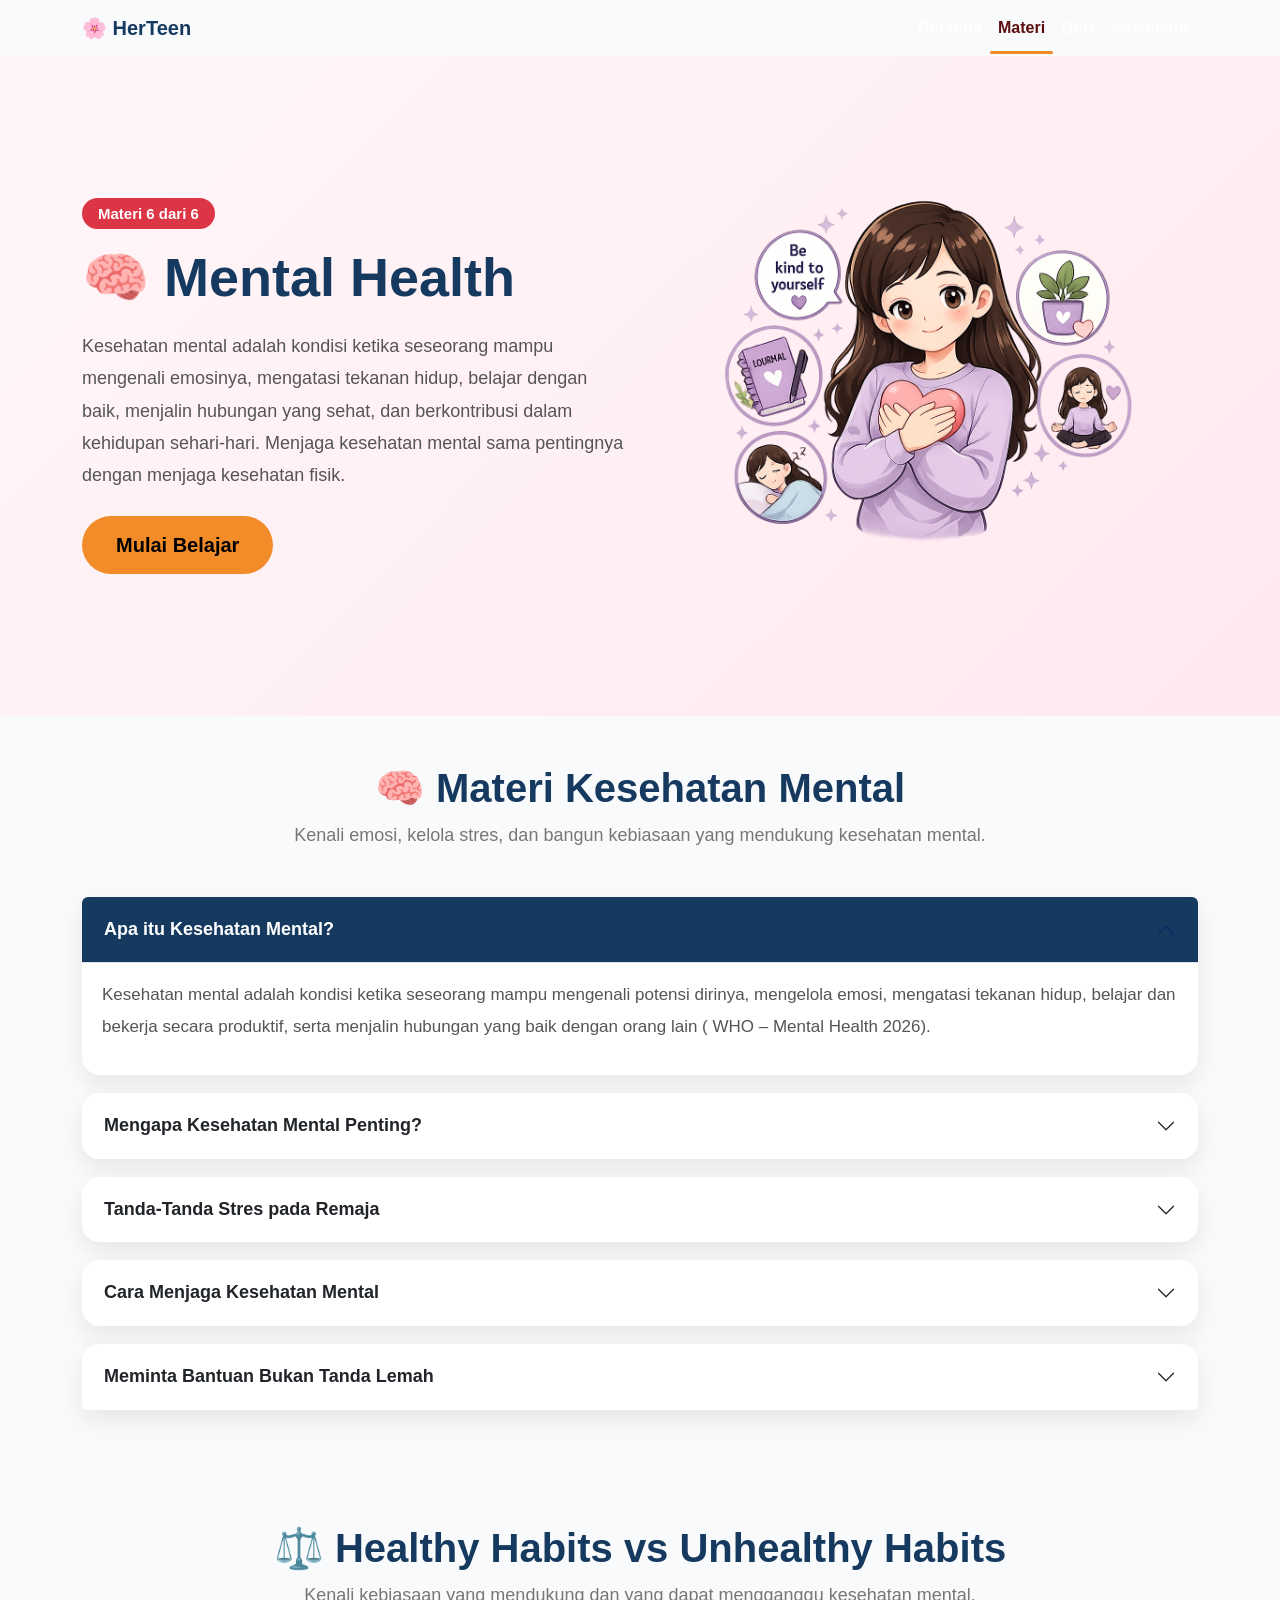
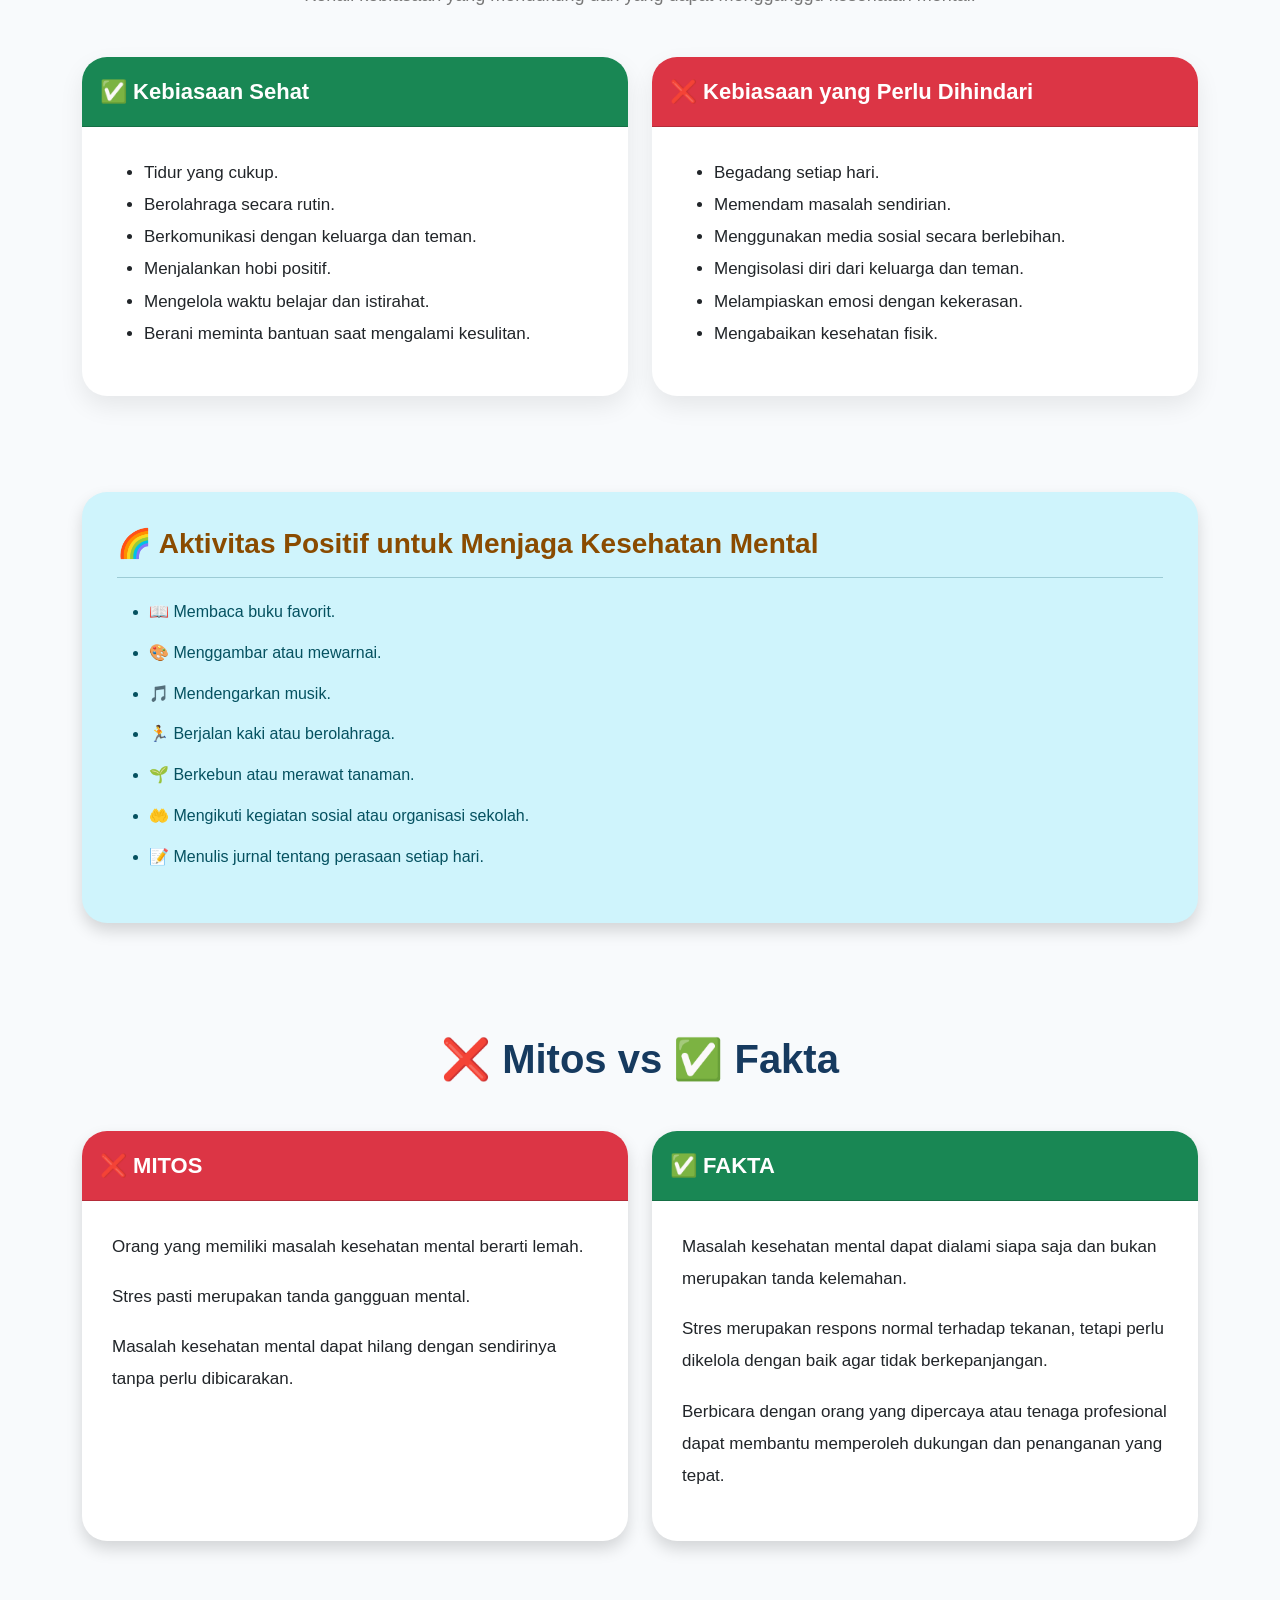
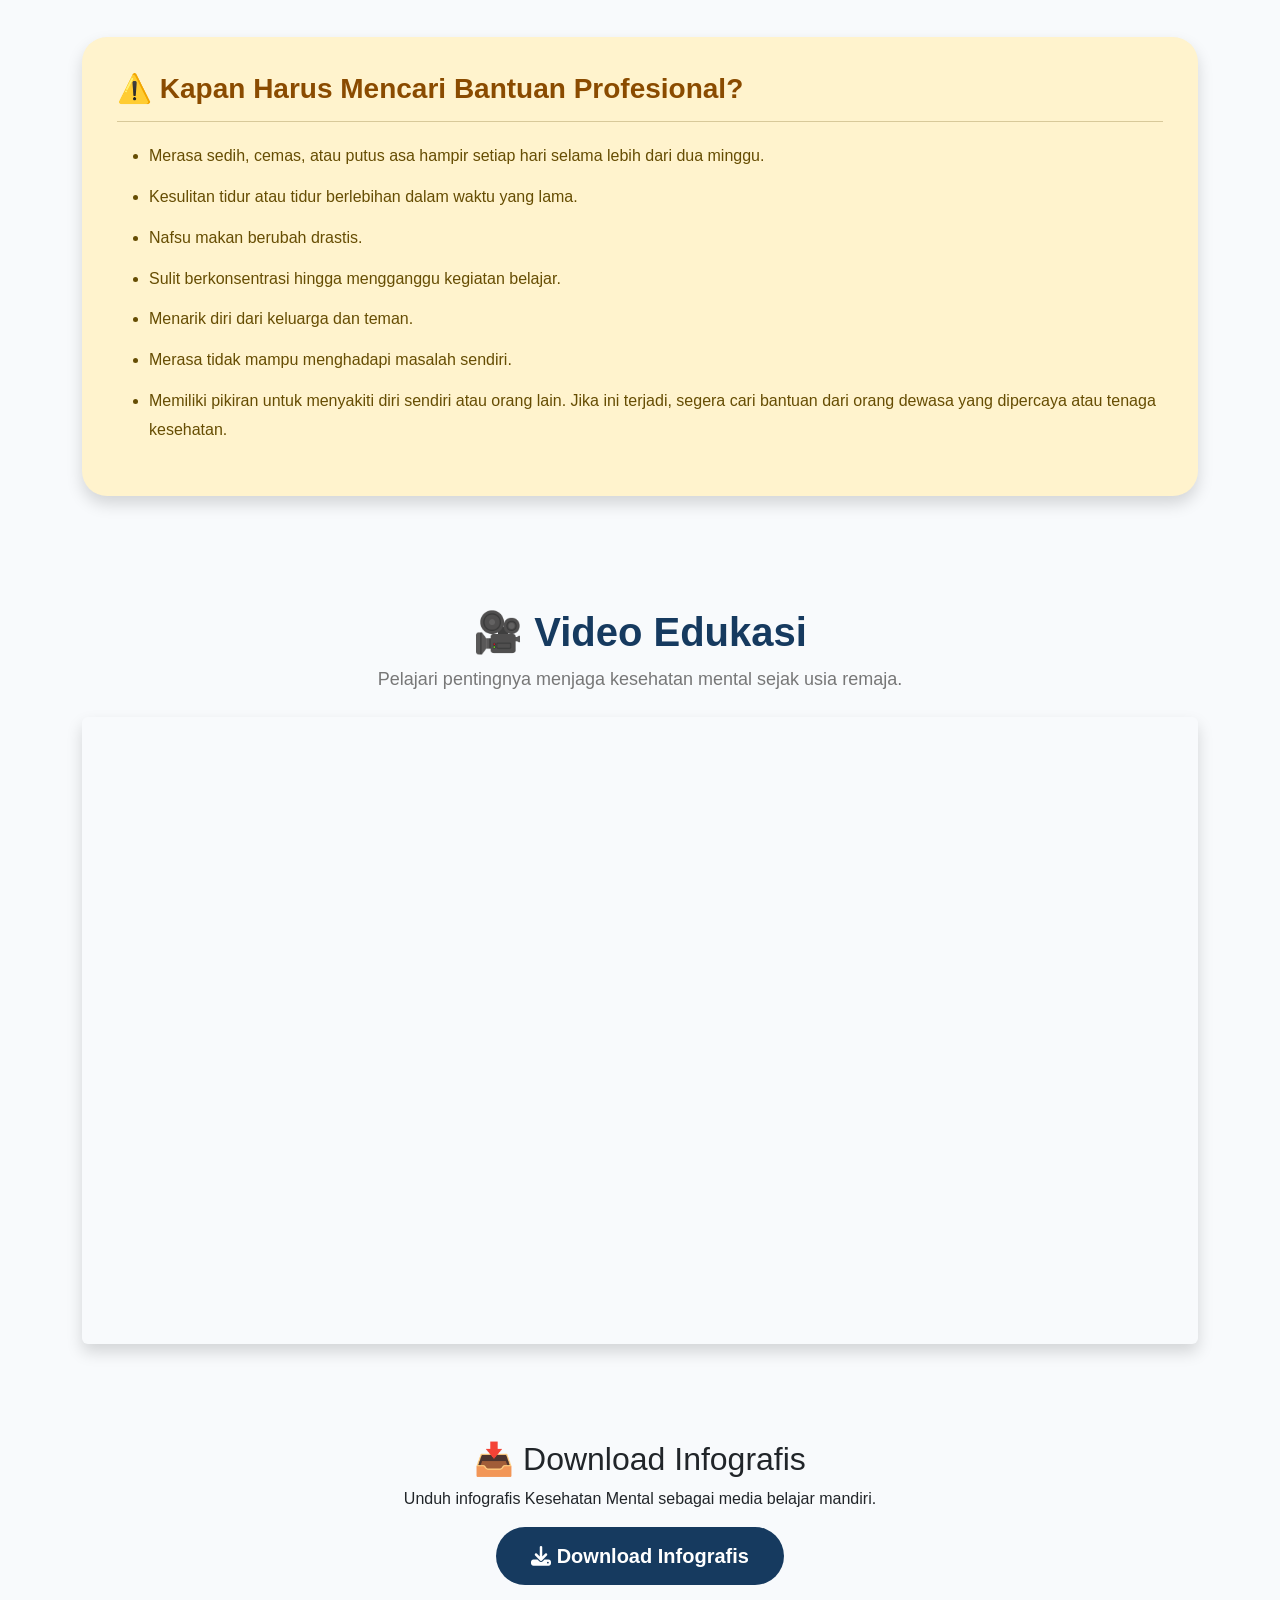
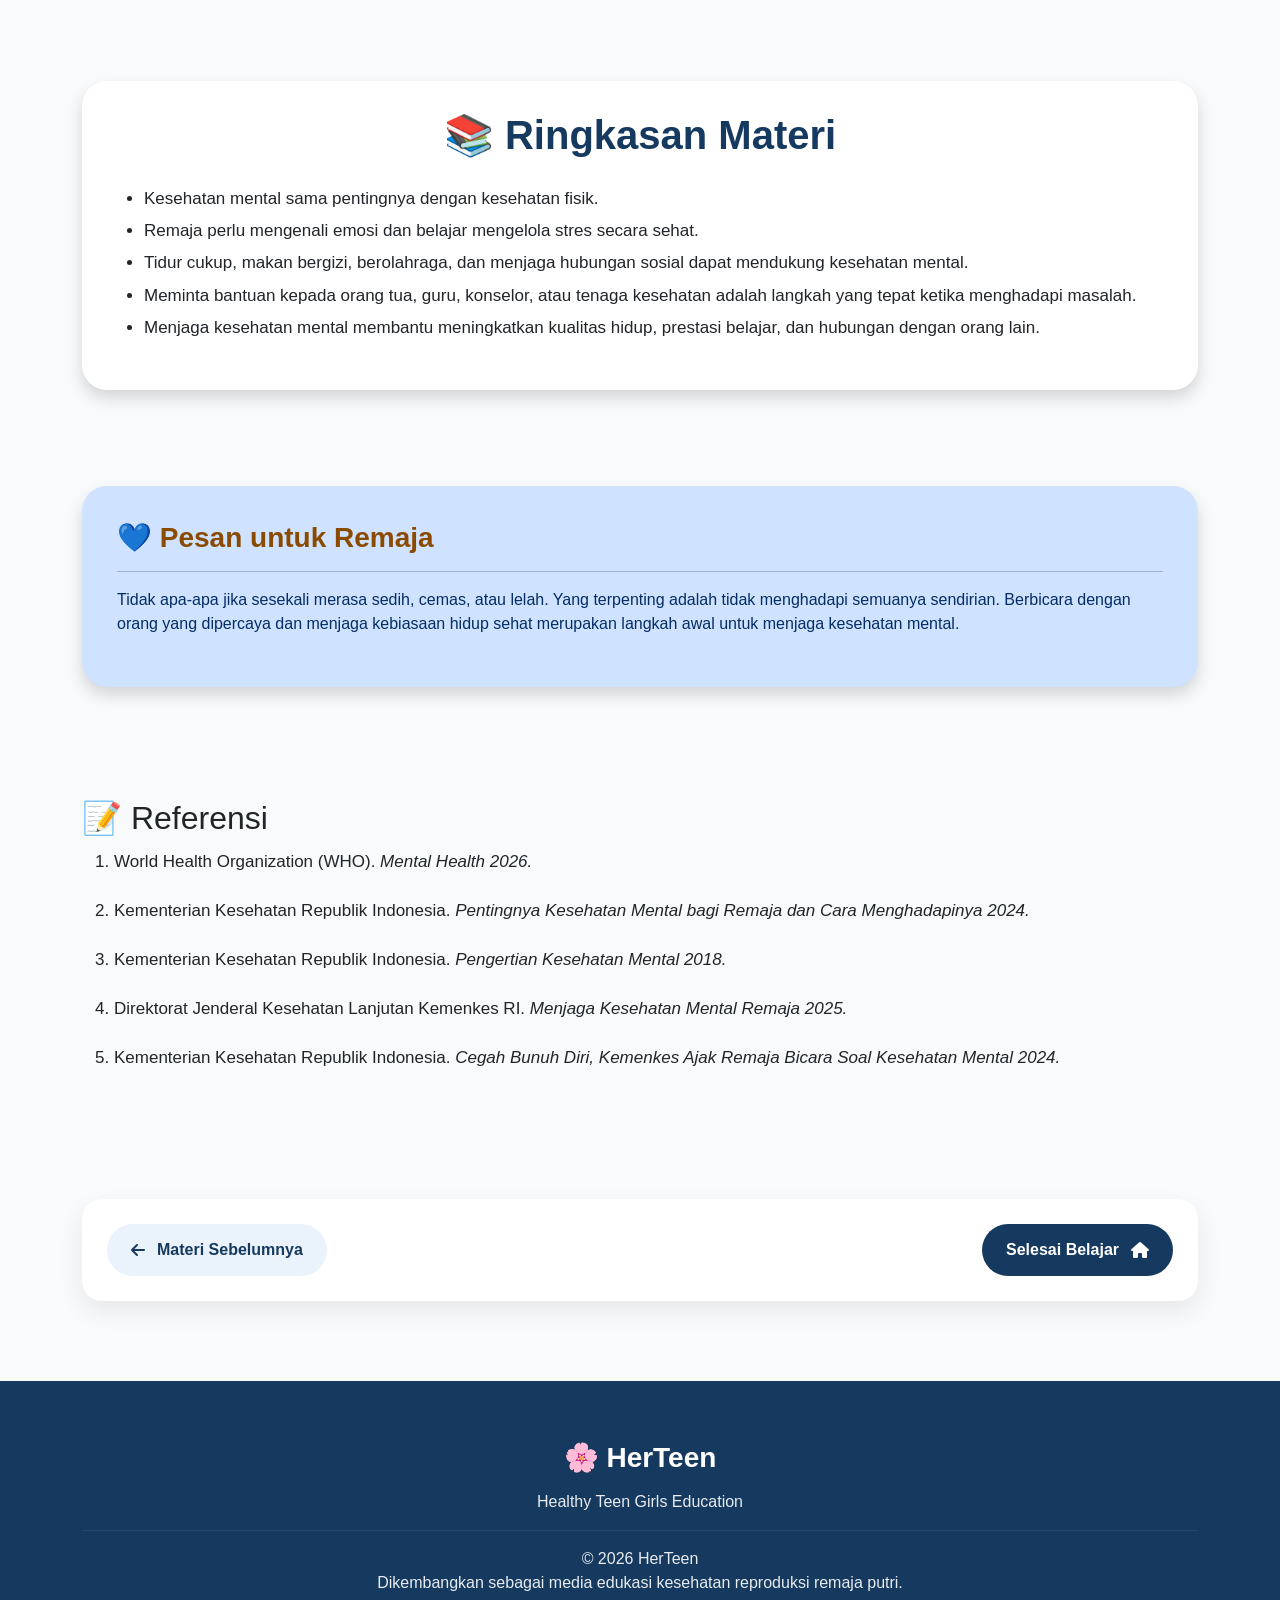
<file: mental.html>
<!DOCTYPE html>
<html lang="id">

<head>

<meta charset="UTF-8">
<meta name="viewport" content="width=device-width, initial-scale=1">

<title>Kesehatan Mental | HerTeen</title>

<!-- Bootstrap -->
<link href="https://cdn.jsdelivr.net/npm/bootstrap@5.3.3/dist/css/bootstrap.min.css" rel="stylesheet">

<!-- Font Awesome -->
<link rel="stylesheet"
href="https://cdnjs.cloudflare.com/ajax/libs/font-awesome/6.7.2/css/all.min.css">

<!-- CSS -->
<link rel="stylesheet" href="style.css">

</head>

<body>

<!--=========================
NAVBAR
==========================-->

<nav class="navbar navbar-expand-lg navbar-dark shadow-sm">

<div class="container">

<a class="navbar-brand fw-bold" href="index.html">

🌸 HerTeen

</a>

<button class="navbar-toggler"
type="button"
data-bs-toggle="collapse"
data-bs-target="#menu">

<span class="navbar-toggler-icon"></span>

</button>

<div class="collapse navbar-collapse" id="menu">

<ul class="navbar-nav ms-auto">

<li class="nav-item">
<a class="nav-link" href="index.html">Beranda</a>
</li>

<li class="nav-item">
<a class="nav-link active" href="#">Materi</a>
</li>

<li class="nav-item">
<a class="nav-link" href="quiz.html">Quiz</a>
</li>

<li class="nav-item">
<a class="nav-link" href="kalkulator.html">Kalkulator</a>
</li>

</ul>

</div>

</div>

</nav>

<!--=========================
HERO
==========================-->

<section class="hero-materi">

<div class="container">

<div class="row align-items-center">

<div class="col-lg-6">

<span class="badge bg-danger mb-3">

Materi 6 dari 6

</span>

<h1>

🧠 Mental Health

</h1>

<p>

Kesehatan mental adalah kondisi ketika seseorang mampu mengenali emosinya,
mengatasi tekanan hidup, belajar dengan baik, menjalin hubungan yang sehat,
dan berkontribusi dalam kehidupan sehari-hari. Menjaga kesehatan mental sama
pentingnya dengan menjaga kesehatan fisik.

</p>

<div class="mt-4">

<a href="#materi"
class="btn btn-warning btn-lg">

Mulai Belajar

</a>

</div>

</div>

<div class="col-lg-6 text-center">

<img src="img/mental.png"
class="img-fluid"
style="max-width:480px;"
alt="Kesehatan Mental Remaja">

</div>

</div>

</div>

</section>

<!--=========================
MATERI
==========================-->

<section id="materi" class="container py-5">

<div class="text-center mb-5">

<h2 class="section-title">

🧠 Materi Kesehatan Mental

</h2>

<p class="section-subtitle">

Kenali emosi, kelola stres, dan bangun kebiasaan yang mendukung kesehatan mental.

</p>

</div>

<div class="accordion" id="accordionExample">

<!-- 1 -->

<div class="accordion-item">

<h2 class="accordion-header">

<button class="accordion-button"
type="button"
data-bs-toggle="collapse"
data-bs-target="#one">

Apa itu Kesehatan Mental?

</button>

</h2>

<div id="one"
class="accordion-collapse collapse show">

<div class="accordion-body">

<p>

Kesehatan mental adalah kondisi ketika seseorang mampu mengenali potensi dirinya, mengelola emosi, mengatasi tekanan hidup, belajar dan bekerja secara produktif, serta menjalin hubungan yang baik dengan orang lain ( WHO – Mental Health 2026).

</p>

</div>

</div>

</div>

<!-- 2 -->

<div class="accordion-item">

<h2 class="accordion-header">

<button class="accordion-button collapsed"
type="button"
data-bs-toggle="collapse"
data-bs-target="#two">

Mengapa Kesehatan Mental Penting?

</button>

</h2>

<div id="two"
class="accordion-collapse collapse">

<div class="accordion-body">

<ul>

<li>😊 Membantu berpikir jernih dan mengambil keputusan.</li>

<li>📚 Meningkatkan konsentrasi dan prestasi belajar.</li>

<li>😟 Membantu mengendalikan emosi.</li>

<li>🤝 Menjalin hubungan yang sehat dengan keluarga dan teman.</li>

<li>🌱 Mencegah munculnya masalah kesehatan mental yang lebih berat ( Kemenkes RI – Pentingnya Kesehatan Mental bagi Remaja dan Cara Menghadapinya 2024).</li>

</ul>

</div>

</div>

</div>

<!-- 3 -->

<div class="accordion-item">

<h2 class="accordion-header">

<button class="accordion-button collapsed"
type="button"
data-bs-toggle="collapse"
data-bs-target="#three">

Tanda-Tanda Stres pada Remaja

</button>

</h2>

<div id="three"
class="accordion-collapse collapse">

<div class="accordion-body">

<ul>

<li>😟 Mudah merasa cemas atau khawatir.</li>

<li>😢 Mudah marah atau sedih.</li>

<li>😴 Sulit tidur atau tidur berlebihan.</li>

<li>🍽️ Nafsu makan berubah.</li>

<li>📖 Sulit berkonsentrasi saat belajar.</li>

<li>🚫 Menarik diri dari keluarga atau teman (Kementerian Kesehatan RI. Pengertian Kesehatan Mental (2018)).</li>

</ul>

</div>

</div>

</div>

<!-- 4 -->

<div class="accordion-item">

<h2 class="accordion-header">

<button class="accordion-button collapsed"
type="button"
data-bs-toggle="collapse"
data-bs-target="#four">

Cara Menjaga Kesehatan Mental

</button>

</h2>

<div id="four"
class="accordion-collapse collapse">

<div class="accordion-body">

<p>

Menjaga kesehatan mental dapat dilakukan melalui kebiasaan sederhana yang dilakukan secara konsisten setiap hari.

</p>

<ul>

<li>💤 Tidur cukup 8–10 jam setiap malam.</li>

<li>🥗 Mengonsumsi makanan bergizi seimbang.</li>

<li>🏃 Berolahraga secara teratur.</li>

<li>📖 Mengatur waktu belajar dan istirahat.</li>

<li>🤝 Berbicara dengan orang yang dipercaya ketika memiliki masalah.</li>

<li>🙏 Melakukan kegiatan yang menenangkan seperti berdoa, meditasi, atau latihan pernapasan (Direktorat Jenderal Kesehatan Lanjutan Kemenkes RI. Menjaga Kesehatan Mental Remaja 2025).</li>

</ul>

</div>

</div>

</div>

<!-- 5 -->

<div class="accordion-item">

<h2 class="accordion-header">

<button class="accordion-button collapsed"
type="button"
data-bs-toggle="collapse"
data-bs-target="#five">

Meminta Bantuan Bukan Tanda Lemah

</button>

</h2>

<div id="five"
class="accordion-collapse collapse">

<div class="accordion-body">

<p>

Segera cari bantuan jika:

</p>

<ul>

<li>Perasaan sedih atau cemas berlangsung lebih dari dua minggu.</li>

<li>Mengganggu aktivitas sekolah atau kehidupan sehari-hari.</li>

<li>Muncul keinginan menyakiti diri sendiri atau bunuh diri.</li>

<li>Sulit mengendalikan emosi atau perilaku (Kementerian Kesehatan RI. Cegah Bunuh Diri, Kemenkes Ajak Remaja Bicara Soal Kesehatan Mental 2024).</li>

</ul>

</div>

</div>

</div>

</div>

</section>

<!--=========================
KEBIASAAN SEHAT VS TIDAK SEHAT
==========================-->

<section class="container py-5">

<div class="text-center mb-5">

<h2 class="section-title">

⚖️ Healthy Habits vs Unhealthy Habits

</h2>

<p class="section-subtitle">

Kenali kebiasaan yang mendukung dan yang dapat mengganggu kesehatan mental.

</p>

</div>

<div class="row g-4">

<div class="col-md-6">

<div class="card border-success h-100">

<div class="card-header bg-success text-white">

✅ Kebiasaan Sehat

</div>

<div class="card-body">

<ul>

<li>Tidur yang cukup.</li>

<li>Berolahraga secara rutin.</li>

<li>Berkomunikasi dengan keluarga dan teman.</li>

<li>Menjalankan hobi positif.</li>

<li>Mengelola waktu belajar dan istirahat.</li>

<li>Berani meminta bantuan saat mengalami kesulitan.</li>

</ul>

</div>

</div>

</div>

<div class="col-md-6">

<div class="card border-danger h-100">

<div class="card-header bg-danger text-white">

❌ Kebiasaan yang Perlu Dihindari

</div>

<div class="card-body">

<ul>

<li>Begadang setiap hari.</li>

<li>Memendam masalah sendirian.</li>

<li>Menggunakan media sosial secara berlebihan.</li>

<li>Mengisolasi diri dari keluarga dan teman.</li>

<li>Melampiaskan emosi dengan kekerasan.</li>

<li>Mengabaikan kesehatan fisik.</li>

</ul>

</div>

</div>

</div>

</div>

</section>

<!--=========================
AKTIVITAS POSITIF
==========================-->

<section class="container py-5">

<div class="alert alert-info shadow">

<h3>

🌈 Aktivitas Positif untuk Menjaga Kesehatan Mental

</h3>

<hr>

<ul>

<li>📖 Membaca buku favorit.</li>

<li>🎨 Menggambar atau mewarnai.</li>

<li>🎵 Mendengarkan musik.</li>

<li>🏃 Berjalan kaki atau berolahraga.</li>

<li>🌱 Berkebun atau merawat tanaman.</li>

<li>🤲 Mengikuti kegiatan sosial atau organisasi sekolah.</li>

<li>📝 Menulis jurnal tentang perasaan setiap hari.</li>

</ul>

</div>

</section>

<!--=========================
MITOS VS FAKTA
==========================-->

<section class="container py-5">

<div class="text-center mb-5">

<h2 class="section-title">

❌ Mitos vs ✅ Fakta

</h2>

</div>

<div class="row g-4">

<div class="col-md-6">

<div class="card border-danger h-100 shadow">

<div class="card-header bg-danger text-white">

❌ MITOS

</div>

<div class="card-body">

<p>
Orang yang memiliki masalah kesehatan mental berarti lemah.
</p>

<p>
Stres pasti merupakan tanda gangguan mental.
</p>

<p>
Masalah kesehatan mental dapat hilang dengan sendirinya tanpa perlu dibicarakan.
</p>

</div>

</div>

</div>

<div class="col-md-6">

<div class="card border-success h-100 shadow">

<div class="card-header bg-success text-white">

✅ FAKTA

</div>

<div class="card-body">

<p>
Masalah kesehatan mental dapat dialami siapa saja dan bukan merupakan tanda kelemahan.
</p>

<p>
Stres merupakan respons normal terhadap tekanan, tetapi perlu dikelola dengan baik agar tidak berkepanjangan.
</p>

<p>
Berbicara dengan orang yang dipercaya atau tenaga profesional dapat membantu memperoleh dukungan dan penanganan yang tepat.
</p>

</div>

</div>

</div>

</div>

</section>

<!--=========================
KAPAN HARUS MENCARI BANTUAN?
==========================-->

<section class="container py-5">

<div class="alert alert-warning shadow">

<h3>

⚠️ Kapan Harus Mencari Bantuan Profesional?

</h3>

<hr>

<ul>

<li>Merasa sedih, cemas, atau putus asa hampir setiap hari selama lebih dari dua minggu.</li>

<li>Kesulitan tidur atau tidur berlebihan dalam waktu yang lama.</li>

<li>Nafsu makan berubah drastis.</li>

<li>Sulit berkonsentrasi hingga mengganggu kegiatan belajar.</li>

<li>Menarik diri dari keluarga dan teman.</li>

<li>Merasa tidak mampu menghadapi masalah sendiri.</li>

<li>Memiliki pikiran untuk menyakiti diri sendiri atau orang lain. Jika ini terjadi, segera cari bantuan dari orang dewasa yang dipercaya atau tenaga kesehatan.</li>

</ul>

</div>

</section>

<!--=========================
VIDEO EDUKASI
==========================-->

<section class="container py-5">

<div class="text-center mb-4">

<h2 class="section-title">

🎥 Video Edukasi

</h2>

<p class="section-subtitle">

Pelajari pentingnya menjaga kesehatan mental sejak usia remaja.

</p>

</div>

<div class="ratio ratio-16x9 shadow rounded">

<iframe

src="https://www.youtube.com/embed/93yfxrwqGWw"

title="Video Edukasi Kesehatan Mental"

allowfullscreen>

</iframe>

</div>

</section>

<!--=========================
DOWNLOAD INFOGRAFIS
==========================-->

<section class="container py-5 text-center">

<h2>

📥 Download Infografis

</h2>

<p>

Unduh infografis Kesehatan Mental sebagai media belajar mandiri.

</p>

<a

href="img/infografis-kesehatan-mental.png"

download

class="btn btn-primary btn-lg">

<i class="fa-solid fa-download"></i>

Download Infografis

</a>

</section>

<!--=========================
RINGKASAN MATERI
==========================-->

<section class="container py-5">

<div class="card shadow">

<div class="card-body">

<h2 class="section-title text-center mb-4">

📚 Ringkasan Materi

</h2>

<ul>

<li>Kesehatan mental sama pentingnya dengan kesehatan fisik.</li>

<li>Remaja perlu mengenali emosi dan belajar mengelola stres secara sehat.</li>

<li>Tidur cukup, makan bergizi, berolahraga, dan menjaga hubungan sosial dapat mendukung kesehatan mental.</li>

<li>Meminta bantuan kepada orang tua, guru, konselor, atau tenaga kesehatan adalah langkah yang tepat ketika menghadapi masalah.</li>

<li>Menjaga kesehatan mental membantu meningkatkan kualitas hidup, prestasi belajar, dan hubungan dengan orang lain.</li>

</ul>

</div>

</div>

</section>

<!--=========================
PESAN PENYEMANGAT
==========================-->

<section class="container py-5">

<div class="alert alert-primary shadow">

<h3>

💙 Pesan untuk Remaja

</h3>

<hr>

<p>

Tidak apa-apa jika sesekali merasa sedih, cemas, atau lelah. Yang terpenting adalah tidak menghadapi semuanya sendirian. Berbicara dengan orang yang dipercaya dan menjaga kebiasaan hidup sehat merupakan langkah awal untuk menjaga kesehatan mental.

</p>

</div>

</section>

<!--=========================
REFERENSI
==========================-->

<section class="container py-5">

<h2>

📝 Referensi

</h2>

<ol>

<li>World Health Organization (WHO). <i>Mental Health 2026.</i></li>

<li>Kementerian Kesehatan Republik Indonesia. <i>Pentingnya Kesehatan Mental bagi Remaja dan Cara Menghadapinya 2024.</i></li>

<li>Kementerian Kesehatan Republik Indonesia. <i>Pengertian Kesehatan Mental 2018.</i></li>

<li>Direktorat Jenderal Kesehatan Lanjutan Kemenkes RI. <i>Menjaga Kesehatan Mental Remaja 2025.</i></li>

<li>Kementerian Kesehatan Republik Indonesia. <i>Cegah Bunuh Diri, Kemenkes Ajak Remaja Bicara Soal Kesehatan Mental 2024.</i></li>

</ol>

</section>

<section class="container materi-navigation">

<div class="nav-card">

<a href="gizi.html" class="nav-btn nav-prev">

<i class="fa-solid fa-arrow-left"></i>

Materi Sebelumnya

</a>

<a href="index.html#materi" class="nav-btn nav-next">

Selesai Belajar

<i class="fa-solid fa-house"></i>

</a>

</div>

</section>

<!--=========================
FOOTER
==========================-->

<footer class="footer">

<div class="container text-center">

<h3>

🌸 HerTeen

</h3>

<p>

Healthy Teen Girls Education

</p>

<hr>

<p>

© 2026 HerTeen

<br>

Dikembangkan sebagai media edukasi kesehatan reproduksi remaja putri.

</p>

</div>

</footer>

<!-- Bootstrap -->

<script src="https://cdn.jsdelivr.net/npm/bootstrap@5.3.3/dist/js/bootstrap.bundle.min.js"></script>

<!-- JavaScript -->

<script src="script.js"></script>

</body>

</html>
</file>
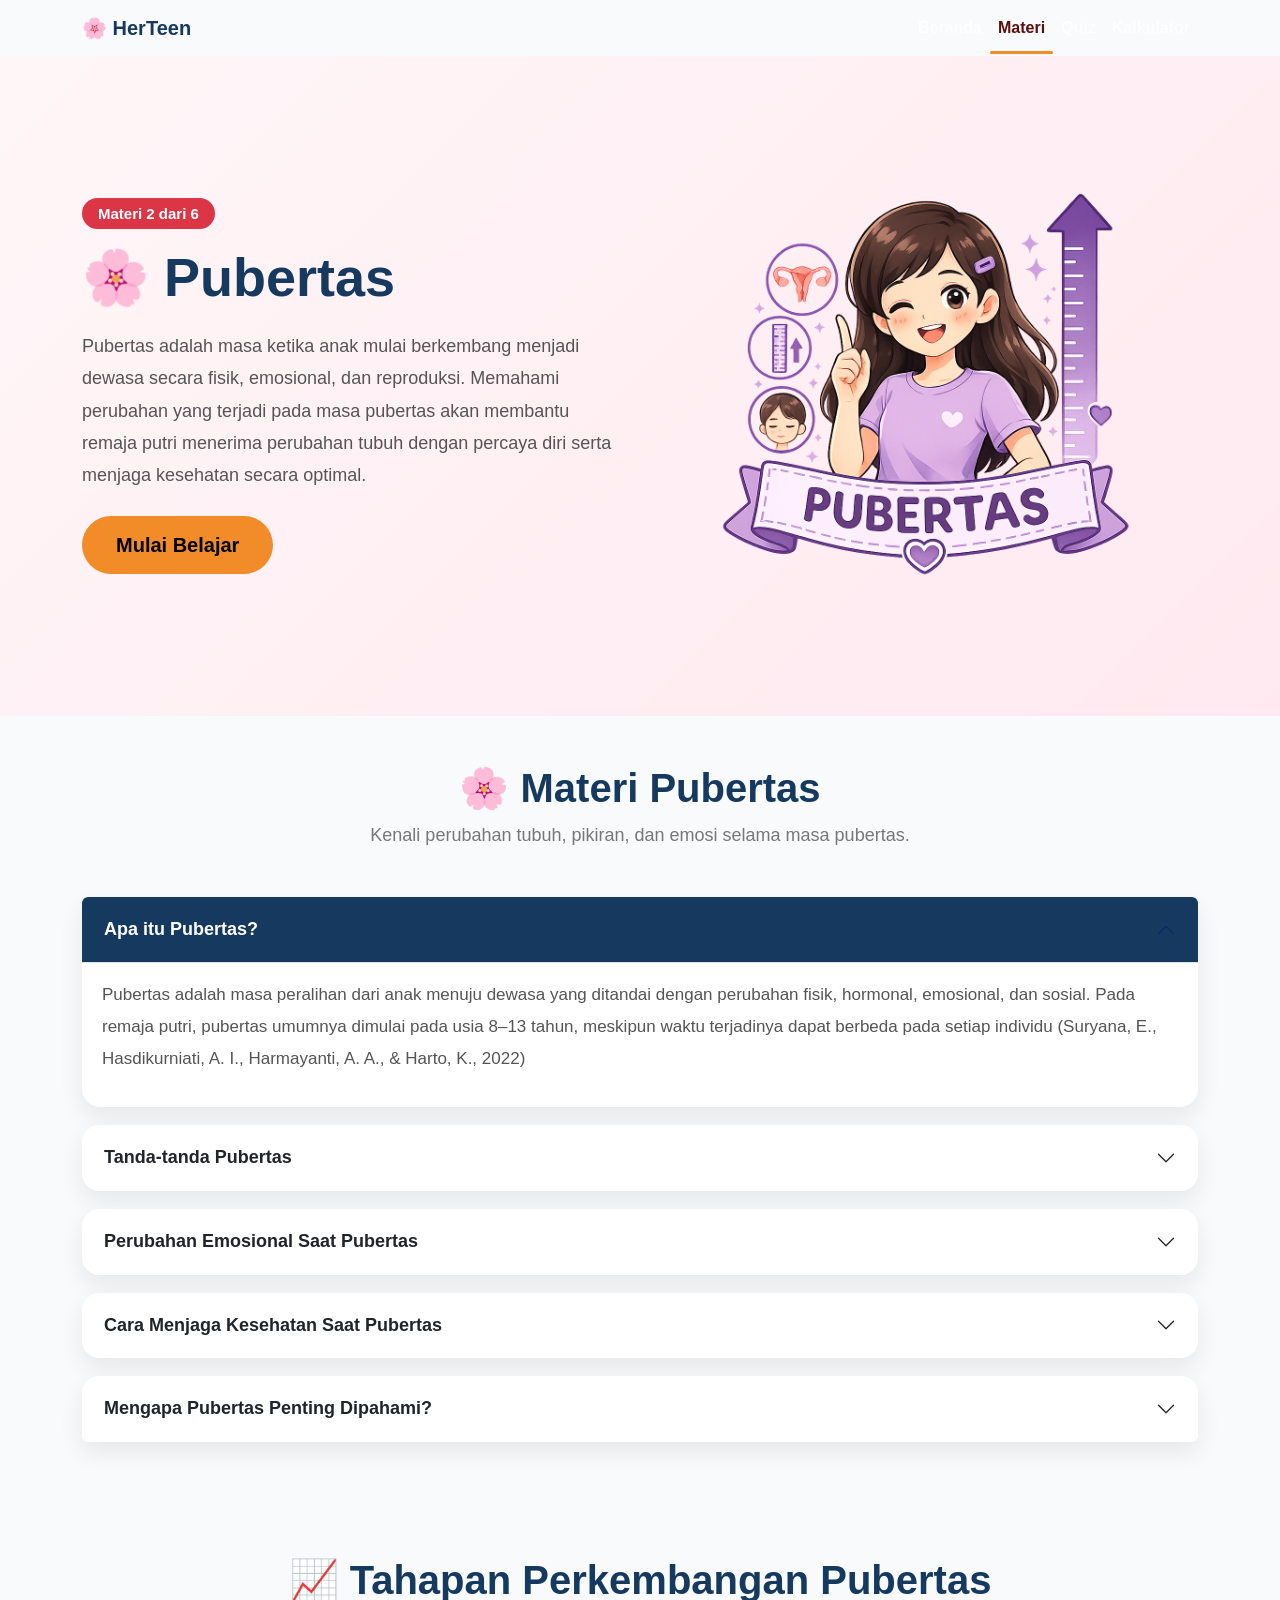
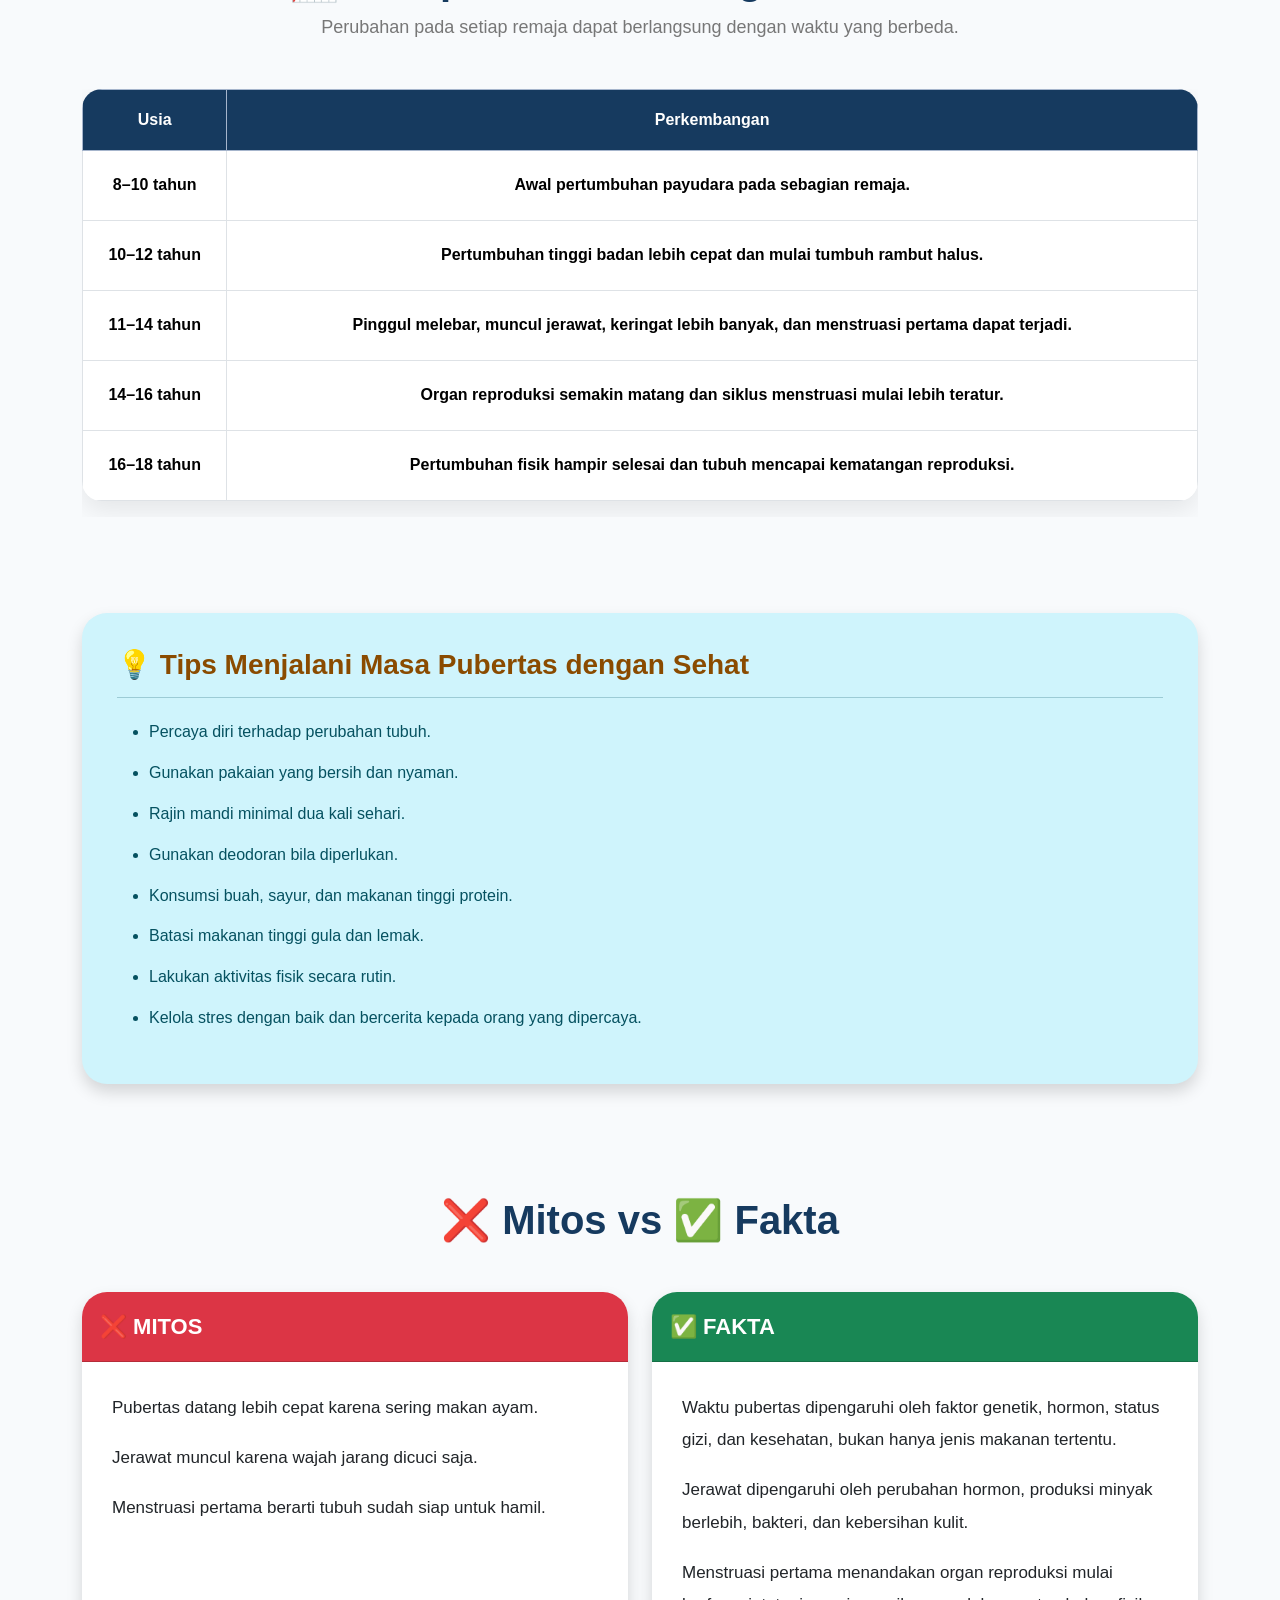
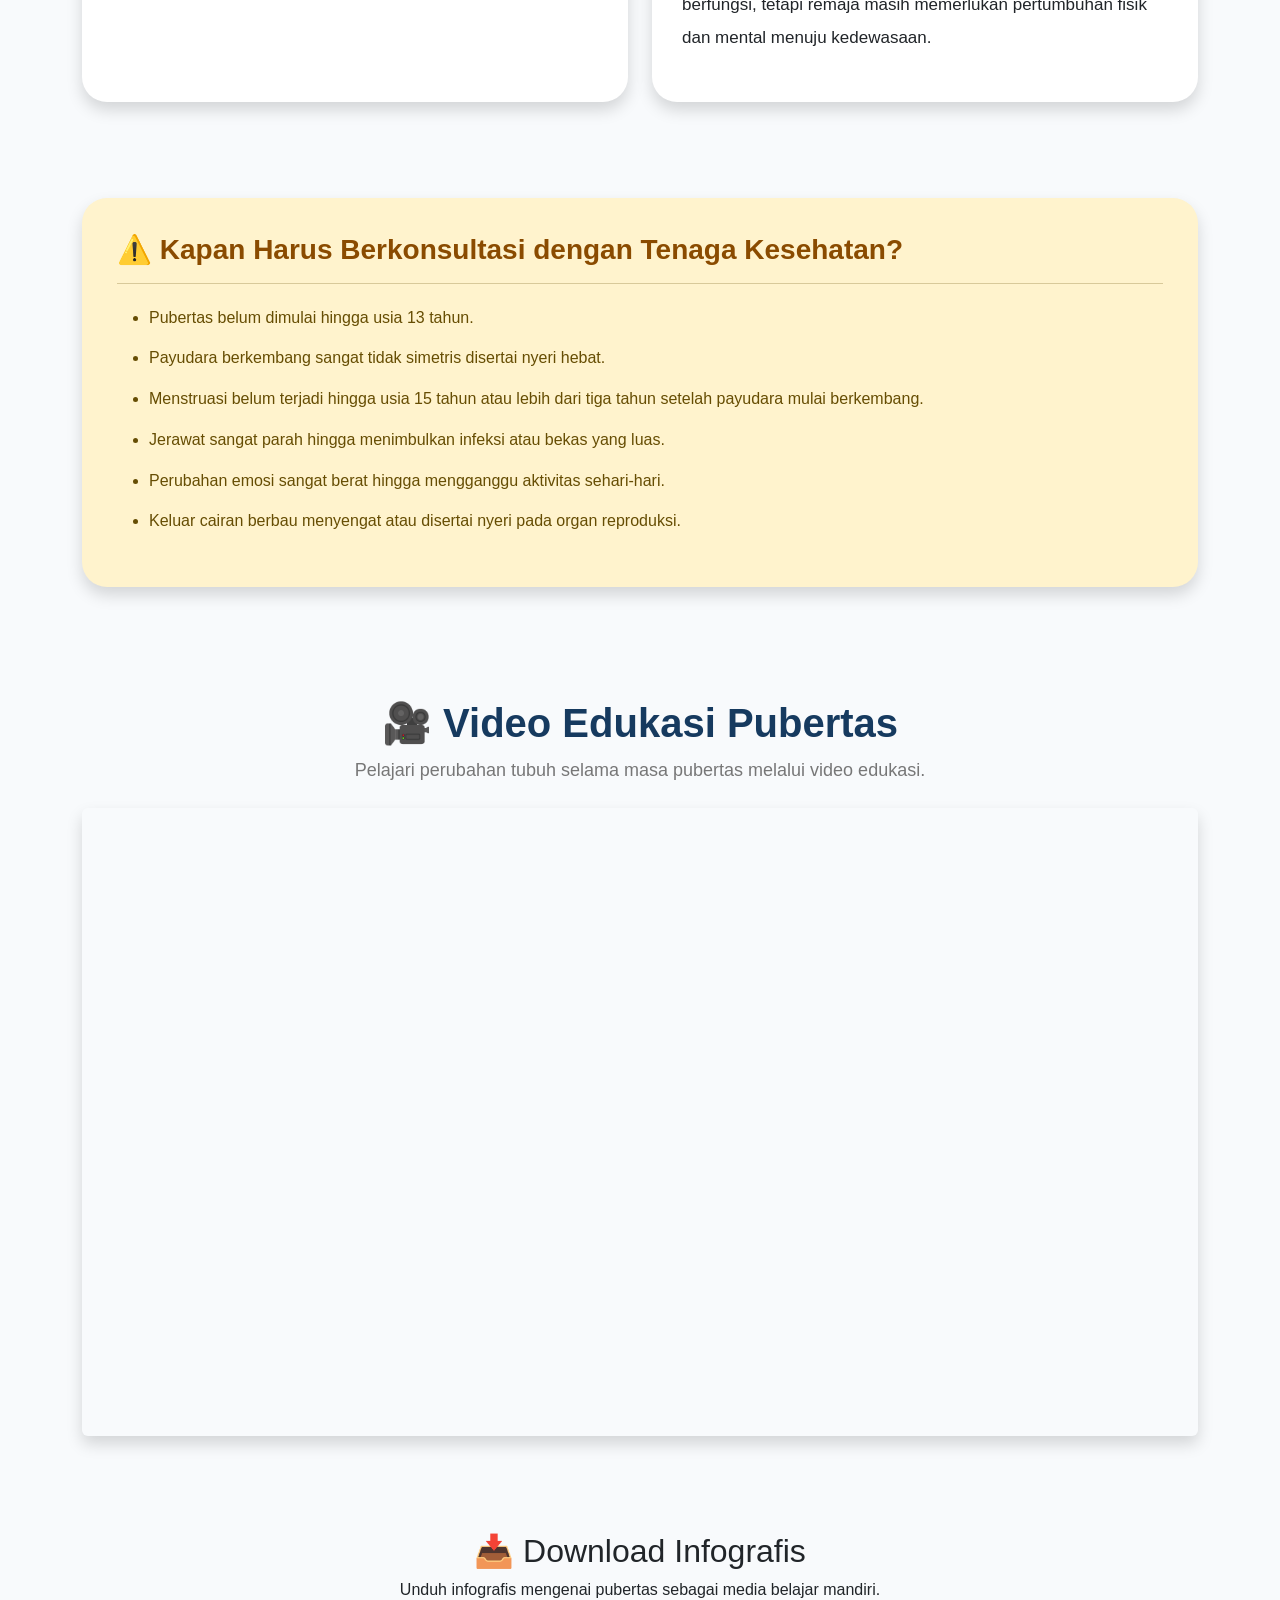
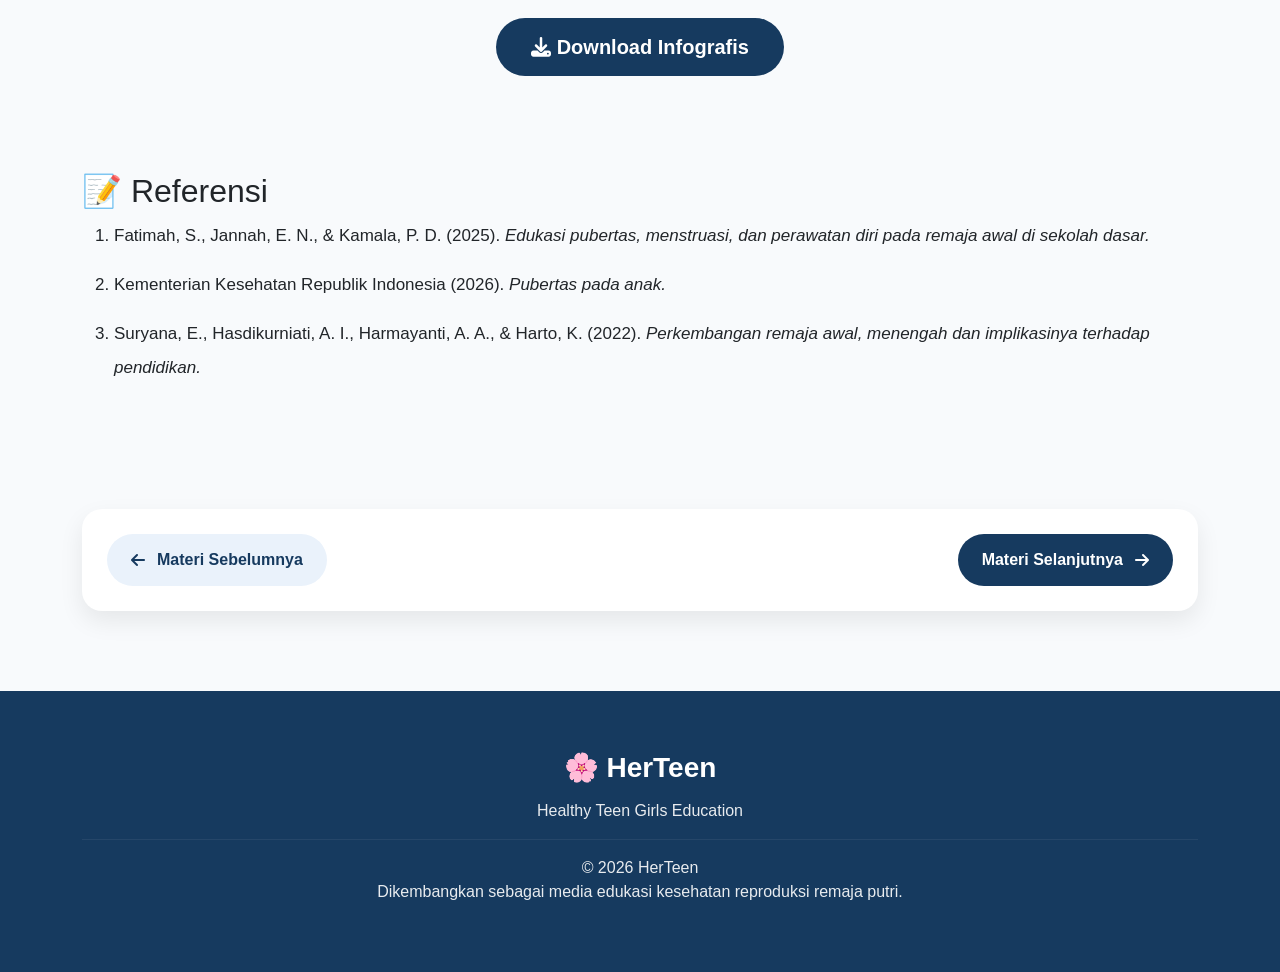
<file: pubertas.html>
<!DOCTYPE html>
<html lang="id">

<head>

<meta charset="UTF-8">
<meta name="viewport" content="width=device-width, initial-scale=1">

<title>Pubertas | HerTeen</title>

<!-- Bootstrap -->
<link href="https://cdn.jsdelivr.net/npm/bootstrap@5.3.3/dist/css/bootstrap.min.css" rel="stylesheet">

<!-- Font Awesome -->
<link rel="stylesheet"
href="https://cdnjs.cloudflare.com/ajax/libs/font-awesome/6.7.2/css/all.min.css">

<!-- CSS -->
<link rel="stylesheet" href="style.css">

</head>

<body>

<!--=========================
NAVBAR
==========================-->

<nav class="navbar navbar-expand-lg navbar-dark shadow-sm">

<div class="container">

<a class="navbar-brand fw-bold" href="index.html">
🌸 HerTeen
</a>

<button class="navbar-toggler"
type="button"
data-bs-toggle="collapse"
data-bs-target="#menu">

<span class="navbar-toggler-icon"></span>

</button>

<div class="collapse navbar-collapse" id="menu">

<ul class="navbar-nav ms-auto">

<li class="nav-item">
<a class="nav-link" href="index.html">Beranda</a>
</li>

<li class="nav-item">
<a class="nav-link active" href="#">Materi</a>
</li>

<li class="nav-item">
<a class="nav-link" href="quiz.html">Quiz</a>
</li>

<li class="nav-item">
<a class="nav-link" href="kalkulator.html">Kalkulator</a>
</li>

</ul>

</div>

</div>

</nav>

<!--=========================
HERO
==========================-->

<section class="hero-materi">

<div class="container">

<div class="row align-items-center">

<div class="col-lg-6">

<span class="badge bg-danger mb-3">

Materi 2 dari 6

</span>

<h1>
🌸 Pubertas
</h1>

<p>

Pubertas adalah masa ketika anak mulai berkembang menjadi dewasa secara fisik,
emosional, dan reproduksi. Memahami perubahan yang terjadi pada masa pubertas
akan membantu remaja putri menerima perubahan tubuh dengan percaya diri serta
menjaga kesehatan secara optimal.

</p>

<div class="mt-4">

<a href="#materi"
class="btn btn-warning btn-lg">

Mulai Belajar

</a>

</div>

</div>

<div class="col-lg-6 text-center">

<img src="img/pubertas.png"
class="img-fluid"
style="max-width:480px;"
alt="Pubertas Remaja Putri">

</div>

</div>

</div>

</section>

<!--=========================
MATERI
==========================-->

<section id="materi" class="container py-5">

<div class="text-center mb-5">

<h2 class="section-title">
🌸 Materi Pubertas
</h2>

<p class="section-subtitle">
Kenali perubahan tubuh, pikiran, dan emosi selama masa pubertas.
</p>

</div>

<div class="accordion" id="accordionExample">

<!-- 1 -->

<div class="accordion-item">

<h2 class="accordion-header">

<button class="accordion-button"
type="button"
data-bs-toggle="collapse"
data-bs-target="#one">

Apa itu Pubertas?

</button>

</h2>

<div id="one"
class="accordion-collapse collapse show">

<div class="accordion-body">

<p>

Pubertas adalah masa peralihan dari anak menuju dewasa yang ditandai
dengan perubahan fisik, hormonal, emosional, dan sosial.
Pada remaja putri, pubertas umumnya dimulai pada usia
8–13 tahun, meskipun waktu terjadinya dapat berbeda pada setiap individu (Suryana, E., Hasdikurniati, A. I., Harmayanti, A. A., & Harto, K., 2022)

</p>

</div>

</div>

</div>

<!-- 2 -->

<div class="accordion-item">

<h2 class="accordion-header">

<button class="accordion-button collapsed"
type="button"
data-bs-toggle="collapse"
data-bs-target="#two">

Tanda-tanda Pubertas

</button>

</h2>

<div id="two"
class="accordion-collapse collapse">

<div class="accordion-body">

<ul>

<li>🌸 Payudara mulai berkembang.</li>

<li>🌸 Pinggul mulai melebar.</li>

<li>🌸 Pertumbuhan tinggi badan berlangsung cepat.</li>

<li>🌸 Tumbuh rambut di ketiak dan area kemaluan.</li>

<li>🌸 Kulit lebih berminyak sehingga mudah berjerawat.</li>

<li>🌸 Mulai mengalami menstruasi (menarche) (Kementerian Kesehatan Republik Indonesia 2026).</li>

</ul>

</div>

</div>

</div>

<!-- 3 -->

<div class="accordion-item">

<h2 class="accordion-header">

<button class="accordion-button collapsed"
type="button"
data-bs-toggle="collapse"
data-bs-target="#three">

Perubahan Emosional Saat Pubertas

</button>

</h2>

<div id="three"
class="accordion-collapse collapse">

<div class="accordion-body">

<p>

Selain perubahan fisik, pubertas juga memengaruhi kondisi emosional.
Remaja dapat mengalami perubahan suasana hati (mood swing), menjadi
lebih sensitif, mudah cemas, atau ingin lebih mandiri. Hal ini merupakan
proses yang normal karena dipengaruhi oleh perubahan hormon dan perkembangan otak (Kementerian Kesehatan Republik Indonesia 2026).

</p>

<ul>

<li>💗 Mood mudah berubah.</li>

<li>💗 Mulai memperhatikan penampilan diri.</li>

<li>💗 Lebih peka terhadap pendapat orang lain.</li>

<li>💗 Ingin memiliki lebih banyak teman.</li>

<li>💗 Mulai belajar mengambil keputusan sendiri.</li>

</ul>

</div>

</div>

</div>

<!-- 4 -->

<div class="accordion-item">

<h2 class="accordion-header">

<button class="accordion-button collapsed"
type="button"
data-bs-toggle="collapse"
data-bs-target="#four">

Cara Menjaga Kesehatan Saat Pubertas

</button>

</h2>

<div id="four"
class="accordion-collapse collapse">

<div class="accordion-body">

<ul>

<li>✅ Makan makanan bergizi seimbang setiap hari.</li>

<li>✅ Minum air putih yang cukup.</li>

<li>✅ Berolahraga minimal 30 menit setiap hari.</li>

<li>✅ Tidur 8–10 jam setiap malam.</li>

<li>✅ Menjaga kebersihan tubuh dan organ reproduksi.</li>

<li>✅ Mengganti pakaian dalam secara rutin.</li>

<li>✅ Menggunakan pembalut yang bersih saat menstruasi.</li>

<li>✅ Menghindari rokok, alkohol, dan narkoba.</li>

<li>✅ Berdiskusi dengan orang tua atau tenaga kesehatan jika memiliki pertanyaan (Fatimah, Jannah, & Kamala, 2025).</li>

</ul>

</div>

</div>

</div>

<!-- 5 -->

<div class="accordion-item">

<h2 class="accordion-header">

<button class="accordion-button collapsed"
type="button"
data-bs-toggle="collapse"
data-bs-target="#five">

Mengapa Pubertas Penting Dipahami?

</button>

</h2>

<div id="five"
class="accordion-collapse collapse">

<div class="accordion-body">

<p>

Memahami pubertas membantu remaja putri menerima perubahan tubuh sebagai
proses yang normal. Pengetahuan yang baik juga dapat meningkatkan rasa
percaya diri, membantu menjaga kesehatan reproduksi, serta mencegah
kesalahpahaman akibat berbagai mitos yang beredar.

</p>

<p>

Jika terdapat perubahan yang dirasa tidak biasa atau menimbulkan
kekhawatiran, jangan ragu berkonsultasi dengan tenaga kesehatan.

</p>

</div>

</div>

</div>

</div>

</section>

<!--=========================
TAHAPAN PUBERTAS
==========================-->

<section class="container py-5">

<div class="text-center mb-5">

<h2 class="section-title">
📈 Tahapan Perkembangan Pubertas
</h2>

<p class="section-subtitle">

Perubahan pada setiap remaja dapat berlangsung dengan waktu yang berbeda.

</p>

</div>

<div class="table-responsive">

<table class="table table-bordered align-middle text-center">

<thead class="table-primary">

<tr>

<th>Usia</th>

<th>Perkembangan</th>

</tr>

</thead>

<tbody>

<tr>

<td>8–10 tahun</td>

<td>Awal pertumbuhan payudara pada sebagian remaja.</td>

</tr>

<tr>

<td>10–12 tahun</td>

<td>Pertumbuhan tinggi badan lebih cepat dan mulai tumbuh rambut halus.</td>

</tr>

<tr>

<td>11–14 tahun</td>

<td>Pinggul melebar, muncul jerawat, keringat lebih banyak, dan menstruasi pertama dapat terjadi.</td>

</tr>

<tr>

<td>14–16 tahun</td>

<td>Organ reproduksi semakin matang dan siklus menstruasi mulai lebih teratur.</td>

</tr>

<tr>

<td>16–18 tahun</td>

<td>Pertumbuhan fisik hampir selesai dan tubuh mencapai kematangan reproduksi.</td>

</tr>

</tbody>

</table>

</div>

</section>

<!--=========================
TIPS MENJAGA KESEHATAN
==========================-->

<section class="container py-5">

<div class="alert alert-info shadow">

<h3>

💡 Tips Menjalani Masa Pubertas dengan Sehat

</h3>

<hr>

<ul>

<li>Percaya diri terhadap perubahan tubuh.</li>

<li>Gunakan pakaian yang bersih dan nyaman.</li>

<li>Rajin mandi minimal dua kali sehari.</li>

<li>Gunakan deodoran bila diperlukan.</li>

<li>Konsumsi buah, sayur, dan makanan tinggi protein.</li>

<li>Batasi makanan tinggi gula dan lemak.</li>

<li>Lakukan aktivitas fisik secara rutin.</li>

<li>Kelola stres dengan baik dan bercerita kepada orang yang dipercaya.</li>

</ul>

</div>

</section>

<!--=========================
MITOS VS FAKTA
==========================-->

<section class="container py-5">

<div class="text-center mb-5">

<h2 class="section-title">
❌ Mitos vs ✅ Fakta
</h2>

</div>

<div class="row g-4">

<div class="col-md-6">

<div class="card border-danger h-100 shadow">

<div class="card-header bg-danger text-white">

❌ MITOS

</div>

<div class="card-body">

<p>
Pubertas datang lebih cepat karena sering makan ayam.
</p>

<p>
Jerawat muncul karena wajah jarang dicuci saja.
</p>

<p>
Menstruasi pertama berarti tubuh sudah siap untuk hamil.
</p>

</div>

</div>

</div>

<div class="col-md-6">

<div class="card border-success h-100 shadow">

<div class="card-header bg-success text-white">

✅ FAKTA

</div>

<div class="card-body">

<p>
Waktu pubertas dipengaruhi oleh faktor genetik, hormon, status gizi, dan kesehatan, bukan hanya jenis makanan tertentu.
</p>

<p>
Jerawat dipengaruhi oleh perubahan hormon, produksi minyak berlebih, bakteri, dan kebersihan kulit.
</p>

<p>
Menstruasi pertama menandakan organ reproduksi mulai berfungsi, tetapi remaja masih memerlukan pertumbuhan fisik dan mental menuju kedewasaan.
</p>

</div>

</div>

</div>

</div>

</section>

<!--=========================
KAPAN HARUS KE TENAGA KESEHATAN
==========================-->

<section class="container py-5">

<div class="alert alert-warning shadow">

<h3>

⚠️ Kapan Harus Berkonsultasi dengan Tenaga Kesehatan?

</h3>

<hr>

<ul>

<li>Pubertas belum dimulai hingga usia 13 tahun.</li>

<li>Payudara berkembang sangat tidak simetris disertai nyeri hebat.</li>

<li>Menstruasi belum terjadi hingga usia 15 tahun atau lebih dari tiga tahun setelah payudara mulai berkembang.</li>

<li>Jerawat sangat parah hingga menimbulkan infeksi atau bekas yang luas.</li>

<li>Perubahan emosi sangat berat hingga mengganggu aktivitas sehari-hari.</li>

<li>Keluar cairan berbau menyengat atau disertai nyeri pada organ reproduksi.</li>

</ul>

</div>

</section>

<!--=========================
VIDEO EDUKASI
==========================-->

<section class="container py-5">

<div class="text-center mb-4">

<h2 class="section-title">

🎥 Video Edukasi Pubertas

</h2>

<p class="section-subtitle">

Pelajari perubahan tubuh selama masa pubertas melalui video edukasi.

</p>

</div>

<div class="ratio ratio-16x9 shadow rounded">

<iframe
src="https://www.youtube.com/embed/uae4f_8xyW0"
title="Video Edukasi Pubertas"
allowfullscreen>

</iframe>

</div>

</section>

<!--=========================
DOWNLOAD INFOGRAFIS
==========================-->

<section class="container py-5 text-center">

<h2>

📥 Download Infografis

</h2>

<p>

Unduh infografis mengenai pubertas sebagai media belajar mandiri.

</p>

<a
href="img/infografis-pubertas.png"
download
class="btn btn-primary btn-lg">

<i class="fa-solid fa-download"></i>

Download Infografis

</a>

</section>

<!--=========================
REFERENSI
==========================-->

<section class="container py-5">

<h2>

📝 Referensi

</h2>

<ol>

<li>Fatimah, S., Jannah, E. N., & Kamala, P. D. (2025). <i>Edukasi pubertas, menstruasi, dan perawatan diri pada remaja awal di sekolah dasar.</i></li>

<li>Kementerian Kesehatan Republik Indonesia (2026). <i>Pubertas pada anak.</i></li>

<li>Suryana, E., Hasdikurniati, A. I., Harmayanti, A. A., & Harto, K. (2022). <i>Perkembangan remaja awal, menengah dan implikasinya terhadap pendidikan.</i></li>

</ol>

</section>

<section class="container materi-navigation">

<div class="nav-card">

<a href="menstruasi.html" class="nav-btn nav-prev">

<i class="fa-solid fa-arrow-left"></i>

Materi Sebelumnya

</a>

<a href="anemia.html" class="nav-btn nav-next">

Materi Selanjutnya

<i class="fa-solid fa-arrow-right"></i>

</a>

</div>

</section>

<!--=========================
FOOTER
==========================-->

<footer class="footer">

<div class="container text-center">

<h3>

🌸 HerTeen

</h3>

<p>

Healthy Teen Girls Education

</p>

<hr>

<p>

© 2026 HerTeen

<br>

Dikembangkan sebagai media edukasi kesehatan reproduksi remaja putri.

</p>

</div>

</footer>

<!-- Bootstrap -->

<script src="https://cdn.jsdelivr.net/npm/bootstrap@5.3.3/dist/js/bootstrap.bundle.min.js"></script>

<!-- JavaScript -->

<script src="script.js"></script>

</body>

</html>
</file>
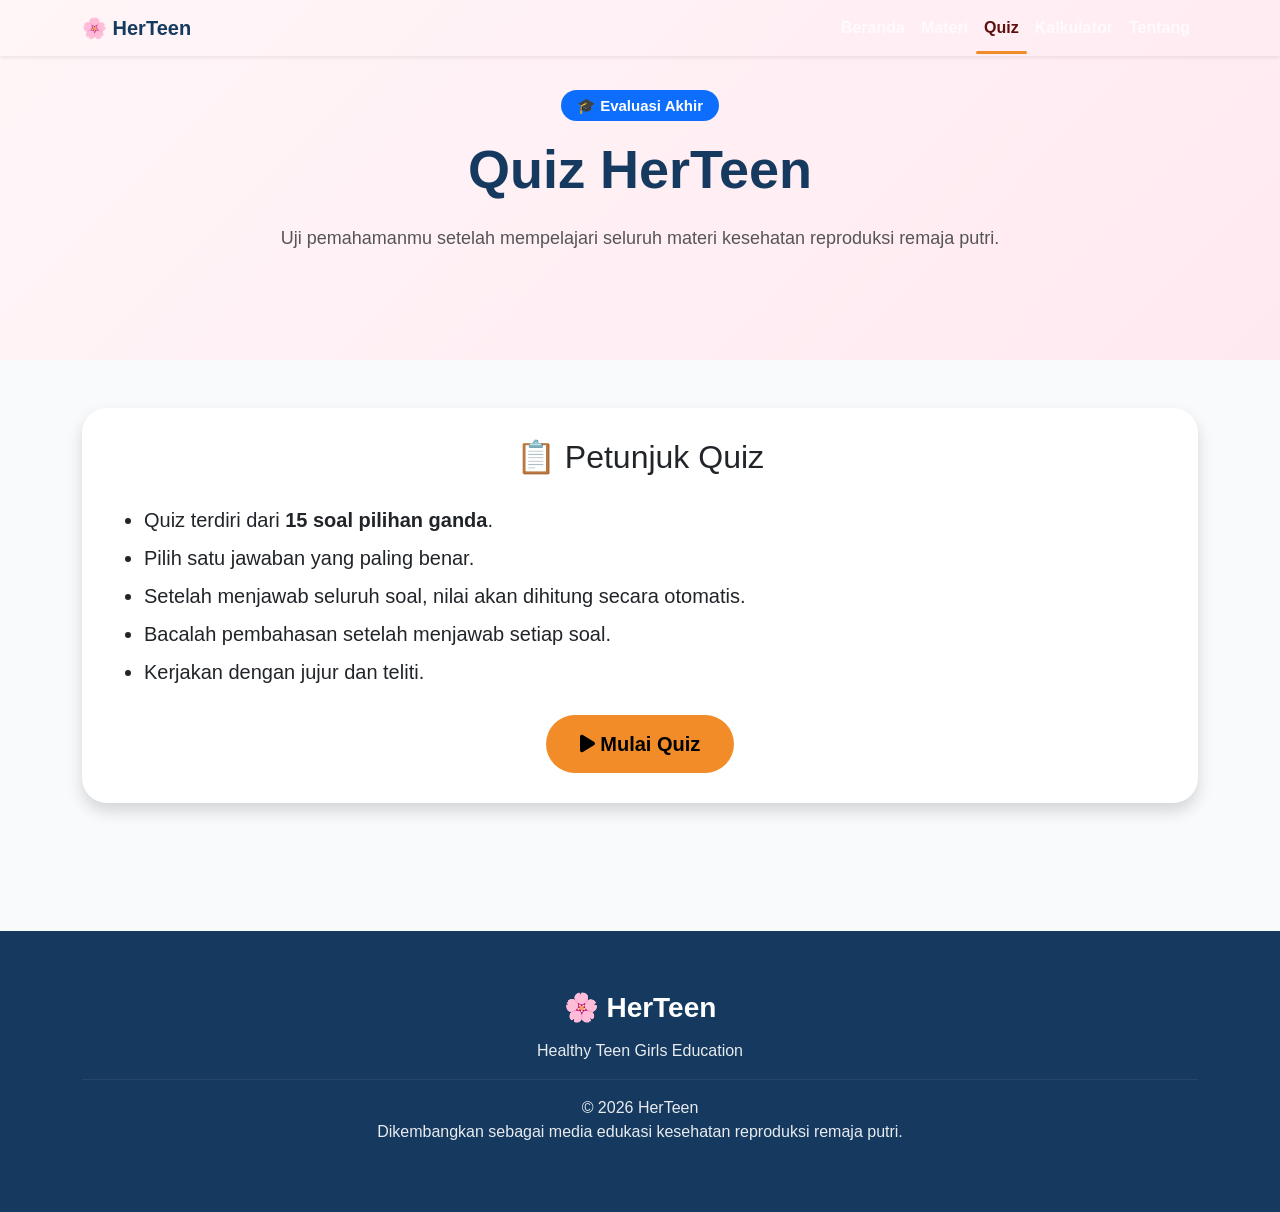
<file: quiz.html>
<!DOCTYPE html>
<html lang="id">

<head>

<meta charset="UTF-8">
<meta name="viewport" content="width=device-width, initial-scale=1">

<title>Quiz HerTeen</title>

<!-- Bootstrap -->

<link href="https://cdn.jsdelivr.net/npm/bootstrap@5.3.3/dist/css/bootstrap.min.css" rel="stylesheet">

<!-- Font Awesome -->

<link rel="stylesheet"
href="https://cdnjs.cloudflare.com/ajax/libs/font-awesome/6.7.2/css/all.min.css">

<!-- CSS -->

<link rel="stylesheet" href="style.css">

</head>

<body>

<!-- ================= NAVBAR ================= -->

<nav class="navbar navbar-expand-lg navbar-dark shadow-sm fixed-top">

    <div class="container">

        <a class="navbar-brand fw-bold" href="#">

            🌸 HerTeen

        </a>

        <button class="navbar-toggler"

                type="button"

                data-bs-toggle="collapse"

                data-bs-target="#navbarMenu">

            <span class="navbar-toggler-icon"></span>

        </button>

        <div class="collapse navbar-collapse"

             id="navbarMenu">

            <ul class="navbar-nav ms-auto">

                <li class="nav-item">

                    <a class="nav-link" href="index.html">Beranda</a>

                </li>

                <li class="nav-item">

                    <a class="nav-link" href="index.html#materi">Materi</a>

                </li>

                <li class="nav-item">

                    <a class="nav-link active" href="quiz.html">Quiz</a>

                </li>

                <li class="nav-item">

                    <a class="nav-link" href="kalkulator.html">Kalkulator</a>

                </li>

                <li class="nav-item">

                    <a class="nav-link" href="tentang.html">Tentang</a>

                </li>

            </ul>

        </div>

    </div>

</nav>

<!--=========================
HERO
==========================-->

<section class="hero-materi">

<div class="container text-center">

<span class="badge bg-primary mb-3">

🎓 Evaluasi Akhir

</span>

<h1>

Quiz HerTeen

</h1>

<p class="lead">

Uji pemahamanmu setelah mempelajari seluruh materi kesehatan reproduksi remaja putri.

</p>

</div>

</section>

<!--=========================
PETUNJUK
==========================-->

<section class="container py-5">

<div class="card shadow">

<div class="card-body">

<h2 class="text-center mb-4">

📋 Petunjuk Quiz

</h2>

<ul class="fs-5">

<li>Quiz terdiri dari <strong>15 soal pilihan ganda</strong>.</li>

<li>Pilih satu jawaban yang paling benar.</li>

<li>Setelah menjawab seluruh soal, nilai akan dihitung secara otomatis.</li>

<li>Bacalah pembahasan setelah menjawab setiap soal.</li>

<li>Kerjakan dengan jujur dan teliti.</li>

</ul>

<div class="text-center mt-4">

<button
id="startBtn"
class="btn btn-warning btn-lg">

<i class="fa-solid fa-play"></i>

Mulai Quiz

</button>

</div>

</div>

</div>

</section>

<!--=========================
QUIZ
==========================-->

<section
id="quizBox"
class="container py-5"
style="display:none;">

<div class="card shadow">

<div class="card-body">

<div class="d-flex justify-content-between">

<h5 id="questionNumber">

Soal 1 dari 15

</h5>

<span id="score">

Skor : 0

</span>

</div>

<div class="progress mt-3 mb-4">

<div
id="progressBar"
class="progress-bar progress-bar-striped progress-bar-animated"
style="width:0%">

</div>

</div>

<h3
id="questionText"
class="mb-4">

Pertanyaan akan muncul di sini.

</h3>

<div id="answerButtons">

<!-- pilihan jawaban -->

</div>

<div
id="feedback"
class="mt-4">

</div>

<div class="d-flex justify-content-between mt-5">

<button
id="prevBtn"
class="btn btn-secondary">

<i class="fa-solid fa-arrow-left"></i>

Sebelumnya

</button>

<button
id="nextBtn"
class="btn btn-primary">

Selanjutnya

<i class="fa-solid fa-arrow-right"></i>

</button>

</div>

</div>

</div>

</section>

<!--=========================
HASIL
==========================-->

<section
id="resultBox"
class="container py-5"
style="display:none;">

<div class="card shadow text-center">

<div class="card-body">

<h2>

🎉 Hasil Quiz

</h2>

<h1
id="finalScore"
class="display-2 text-primary my-4">

100

</h1>

<h3
id="grade">

Sangat Baik

</h3>

<p
id="message"
class="lead mt-3">

Pesan hasil quiz.

</p>

<button
id="retryBtn"
class="btn btn-success btn-lg mt-3">

<i class="fa-solid fa-rotate-right"></i>

Ulangi Quiz

</button>

</div>

</div>

</section>

<!--=========================
FOOTER
==========================-->

<footer class="footer">

<div class="container text-center">

<h3>

🌸 HerTeen

</h3>

<p>

Healthy Teen Girls Education

</p>

<hr>

<p>

© 2026 HerTeen

<br>

Dikembangkan sebagai media edukasi kesehatan reproduksi remaja putri.

</p>

</div>

</footer>

<!-- Bootstrap -->

<script src="https://cdn.jsdelivr.net/npm/bootstrap@5.3.3/dist/js/bootstrap.bundle.min.js"></script>

<!-- Database Soal -->
<script src="questions.js"></script>

<!-- Logika Quiz -->
<script src="quiz.js"></script>

<script src="quiz.js"></script>

<script src="script.js"></script>

</body>

</html>
</file>
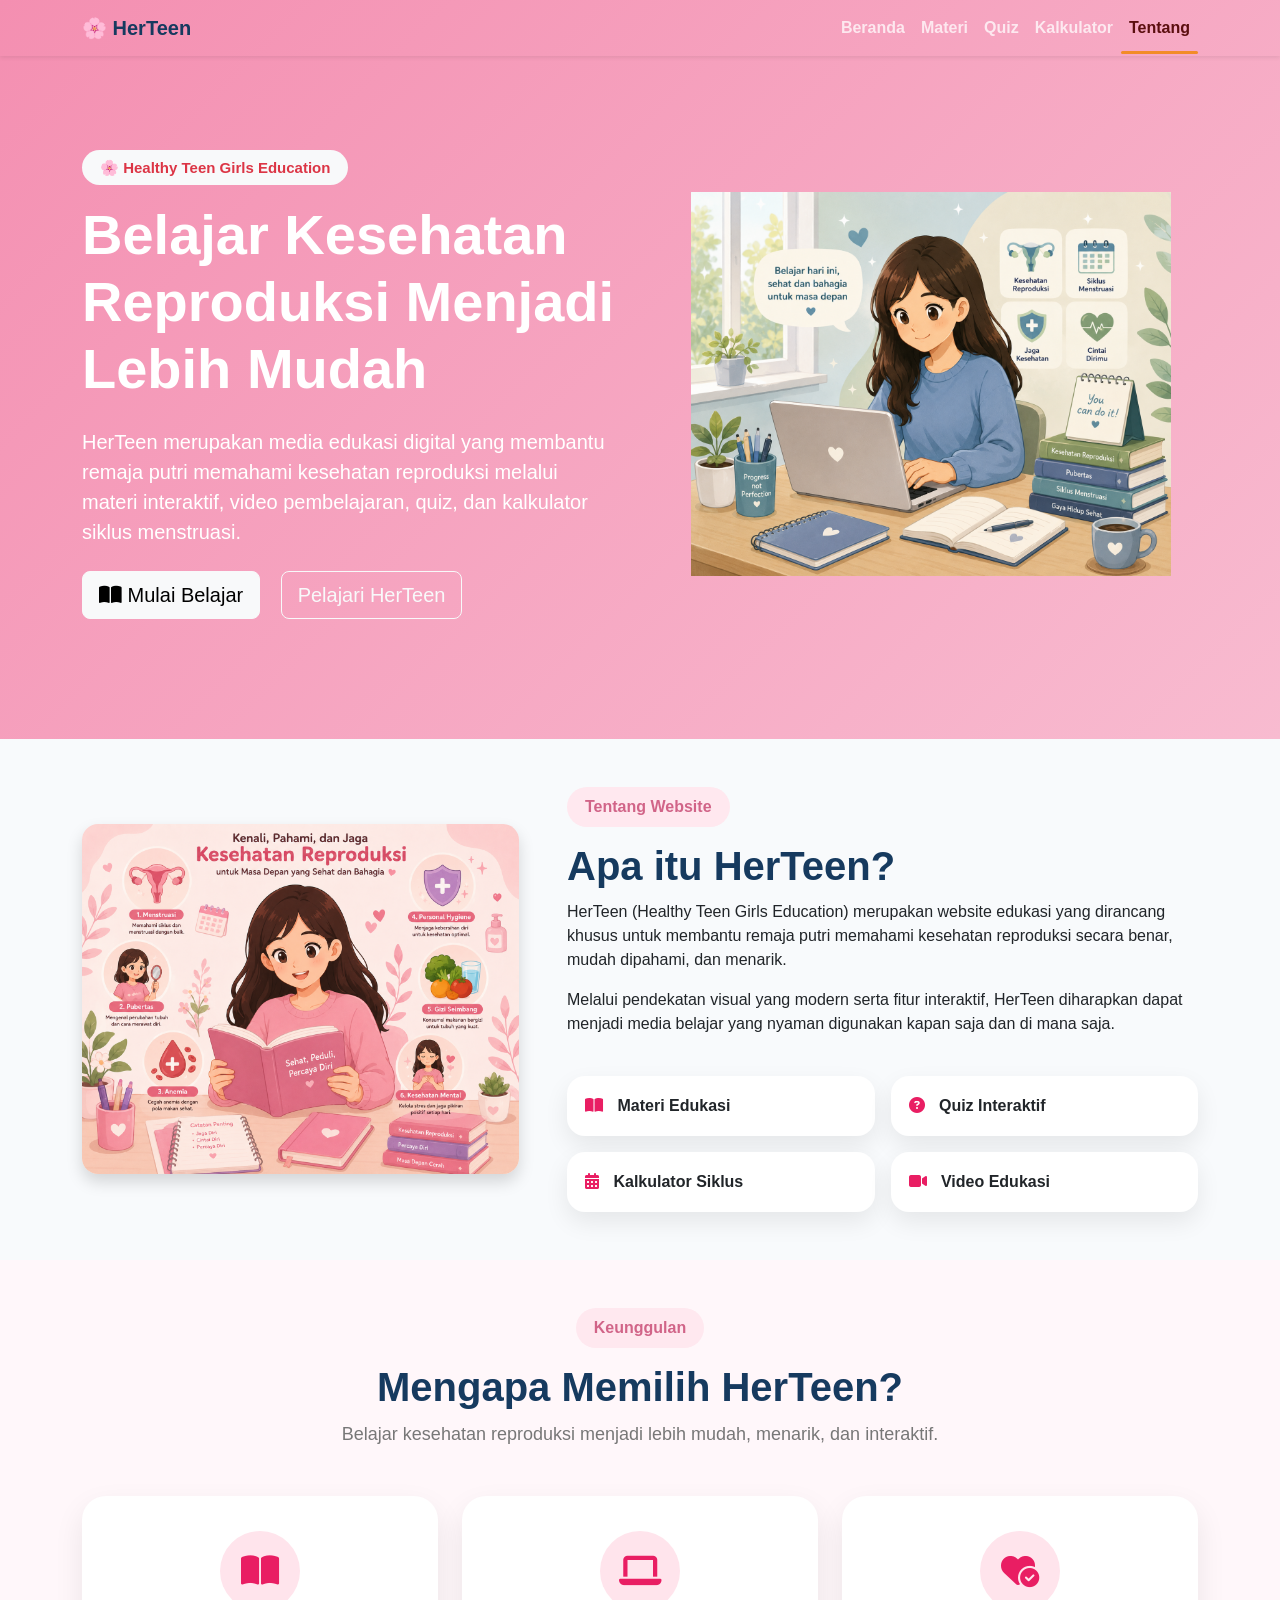
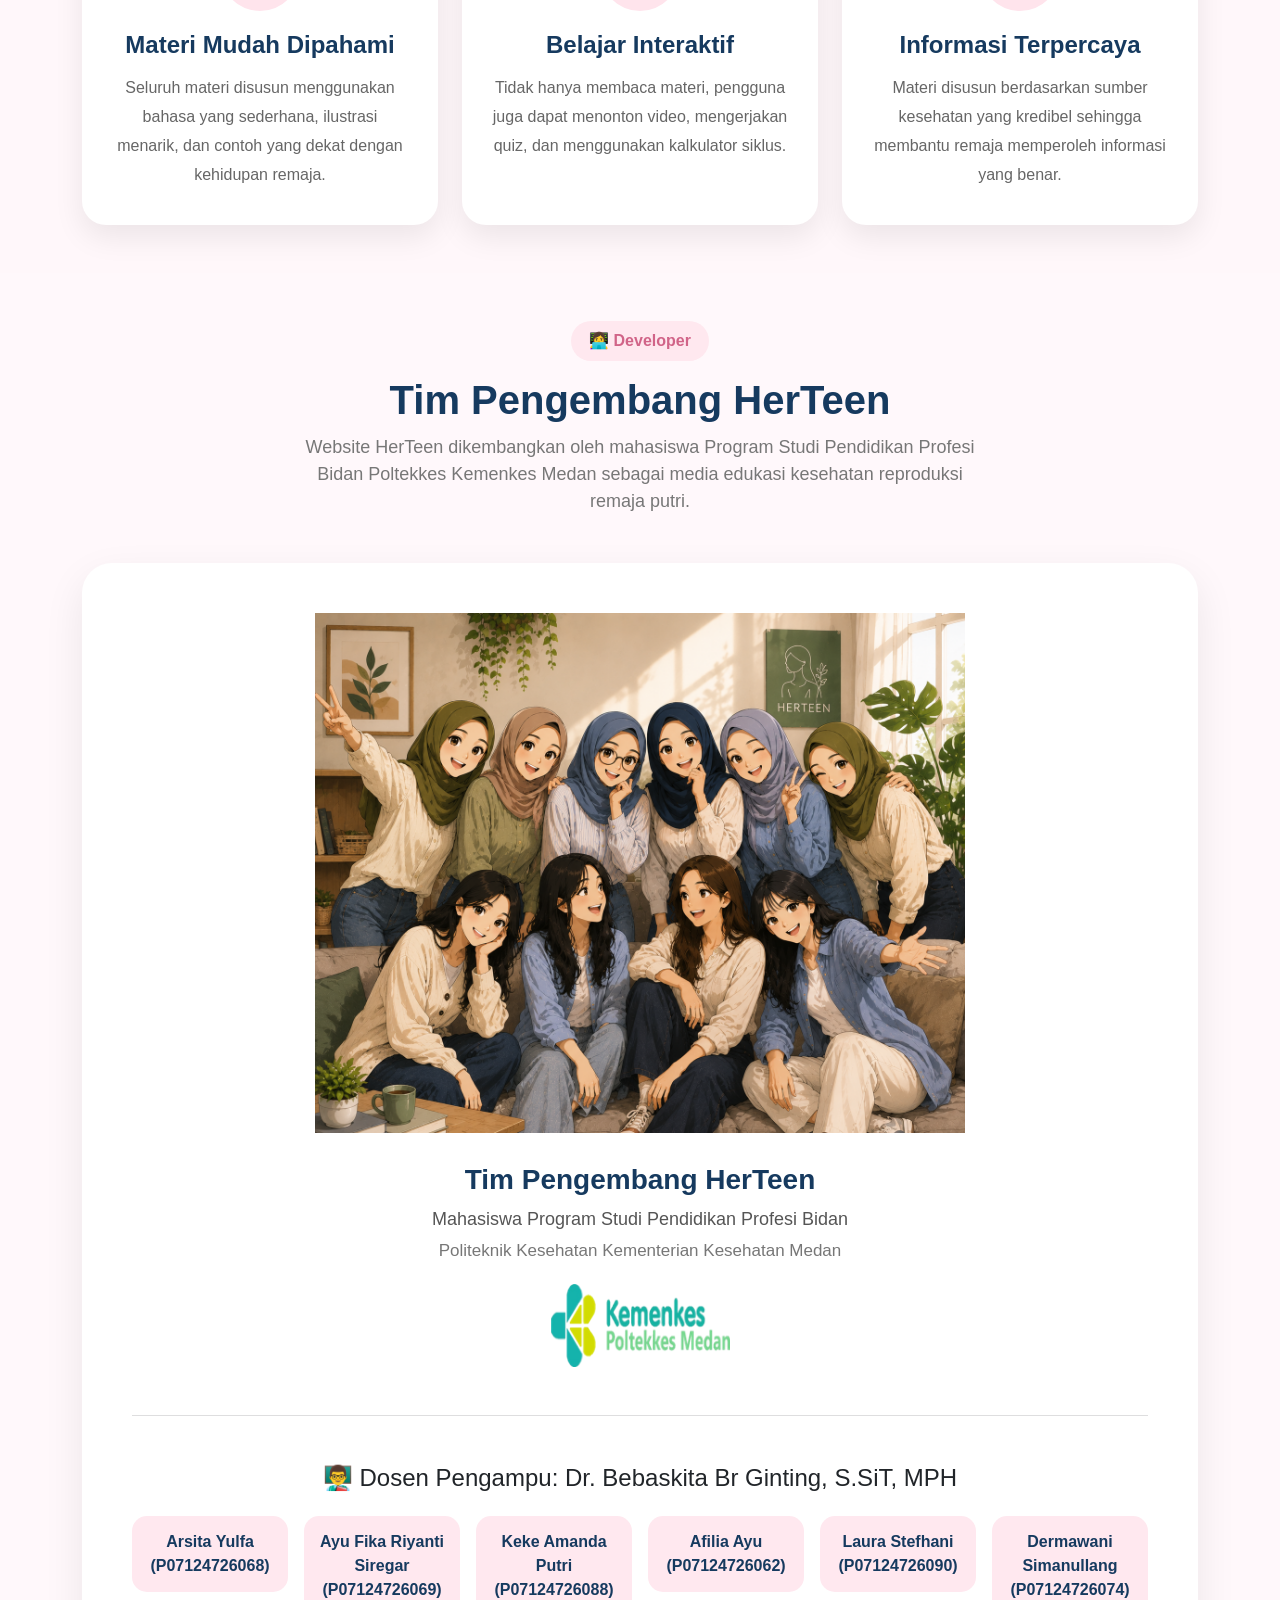
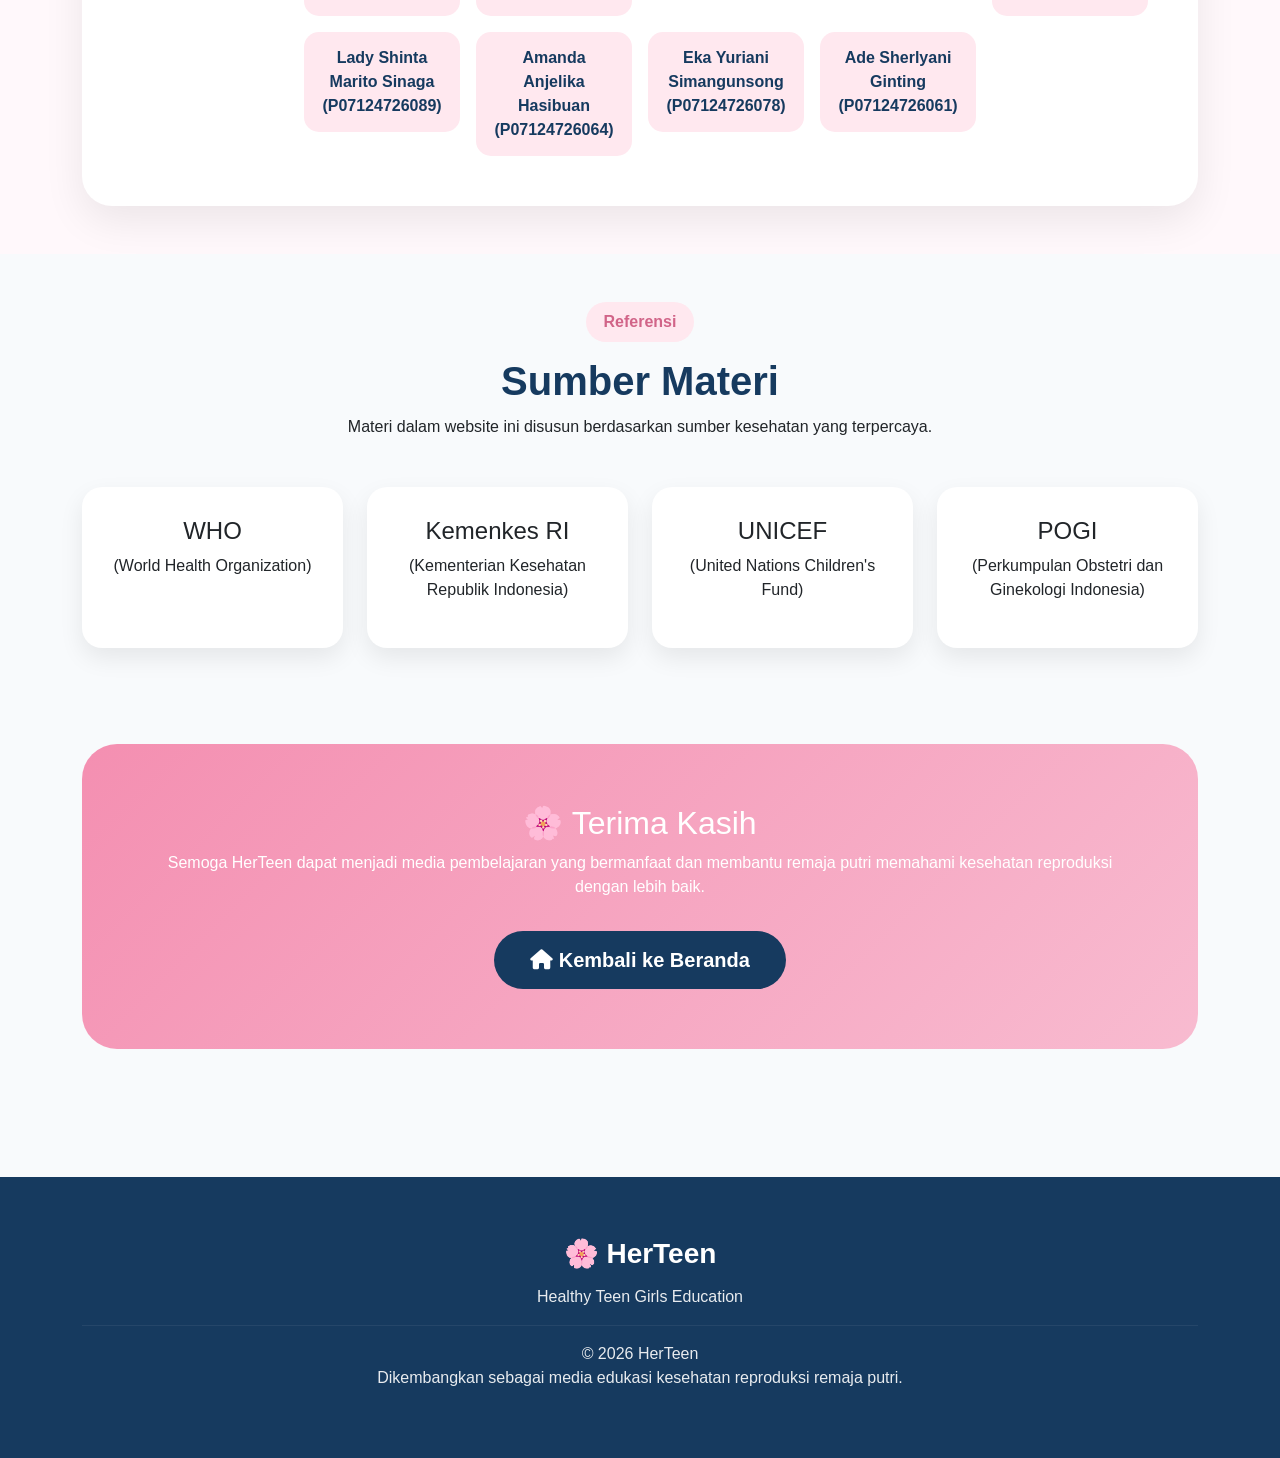
<file: tentang.html>
<!DOCTYPE html>
<html lang="id">

<head>

<meta charset="UTF-8">
<meta name="viewport" content="width=device-width, initial-scale=1">

<title>Tentang HerTeen</title>

<link href="https://cdn.jsdelivr.net/npm/bootstrap@5.3.3/dist/css/bootstrap.min.css" rel="stylesheet">

<link rel="stylesheet"
href="https://cdnjs.cloudflare.com/ajax/libs/font-awesome/6.7.2/css/all.min.css">

<link rel="stylesheet" href="style.css">

</head>

<body>

<!--=========================
NAVBAR
==========================-->

<nav class="navbar navbar-expand-lg navbar-dark shadow-sm fixed-top">

<div class="container">

<a class="navbar-brand fw-bold" href="index.html">

🌸 HerTeen

</a>

<button
class="navbar-toggler"
type="button"
data-bs-toggle="collapse"
data-bs-target="#menu">

<span class="navbar-toggler-icon"></span>

</button>

<div class="collapse navbar-collapse" id="menu">

<ul class="navbar-nav ms-auto">

<li class="nav-item">
<a class="nav-link" href="index.html">Beranda</a>
</li>

<li class="nav-item">
<a class="nav-link" href="index.html#materi">Materi</a>
</li>

<li class="nav-item">
<a class="nav-link" href="quiz.html">Quiz</a>
</li>

<li class="nav-item">
<a class="nav-link" href="kalkulator.html">Kalkulator</a>
</li>

<li class="nav-item">
<a class="nav-link active" href="tentang.html">Tentang</a>
</li>

</ul>

</div>

</div>

</nav>

<!--=========================
HERO
==========================-->

<section class="hero-about">

<div class="container">

<div class="row align-items-center g-5">

<div class="col-lg-6">

<span class="badge bg-light text-danger mb-3">

🌸 Healthy Teen Girls Education

</span>

<h1 class="display-4 fw-bold">

Belajar Kesehatan Reproduksi Menjadi Lebih Mudah

</h1>

<p class="lead mt-4">

HerTeen merupakan media edukasi digital yang membantu remaja putri memahami kesehatan reproduksi melalui materi interaktif, video pembelajaran, quiz, dan kalkulator siklus menstruasi.

</p>

<div class="mt-4">

<a href="index.html#materi" class="btn btn-light btn-lg me-3">

<i class="fa-solid fa-book-open"></i>

Mulai Belajar

</a>

<a href="#about" class="btn btn-outline-light btn-lg">

Pelajari HerTeen

</a>

</div>

</div>

<div class="col-lg-6 text-center">

<img

src="img/about-hero.png"

class="img-fluid hero-image"

alt="HerTeen">

</div>

</div>

</div>

</section>

<!--=========================
TENTANG HerTeen
==========================-->

<section id="about" class="py-5">

<div class="container">

<div class="row align-items-center g-5">

<div class="col-lg-5">

<img

src="img/about.png"

class="img-fluid rounded-4 shadow"

alt="Tentang HerTeen">

</div>

<div class="col-lg-7">

<span class="section-label">

Tentang Website

</span>

<h2 class="section-title">

Apa itu HerTeen?

</h2>

<p>

HerTeen (Healthy Teen Girls Education) merupakan website edukasi yang dirancang khusus untuk membantu remaja putri memahami kesehatan reproduksi secara benar, mudah dipahami, dan menarik.

</p>

<p>

Melalui pendekatan visual yang modern serta fitur interaktif, HerTeen diharapkan dapat menjadi media belajar yang nyaman digunakan kapan saja dan di mana saja.

</p>

<div class="row mt-4 g-3">

<div class="col-md-6">

<div class="mini-card">

<i class="fa-solid fa-book-open"></i>

Materi Edukasi

</div>

</div>

<div class="col-md-6">

<div class="mini-card">

<i class="fa-solid fa-circle-question"></i>

Quiz Interaktif

</div>

</div>

<div class="col-md-6">

<div class="mini-card">

<i class="fa-solid fa-calendar-days"></i>

Kalkulator Siklus

</div>

</div>

<div class="col-md-6">

<div class="mini-card">

<i class="fa-solid fa-video"></i>

Video Edukasi

</div>

</div>

</div>

</div>

</div>

</div>

</section>

<!--=========================
MENGAPA HerTeen
==========================-->

<section class="why-herteen py-5">

<div class="container">

<div class="text-center mb-5">

<span class="section-label">

Keunggulan

</span>

<h2 class="section-title">

Mengapa Memilih HerTeen?

</h2>

<p class="section-subtitle">

Belajar kesehatan reproduksi menjadi lebih mudah, menarik, dan interaktif.

</p>

</div>

<div class="row g-4">

<div class="col-lg-4">

<div class="about-card">

<div class="about-icon">

<i class="fa-solid fa-book-open"></i>

</div>

<h4>

Materi Mudah Dipahami

</h4>

<p>

Seluruh materi disusun menggunakan bahasa yang sederhana, ilustrasi menarik, dan contoh yang dekat dengan kehidupan remaja.

</p>

</div>

</div>

<div class="col-lg-4">

<div class="about-card">

<div class="about-icon">

<i class="fa-solid fa-laptop"></i>

</div>

<h4>

Belajar Interaktif

</h4>

<p>

Tidak hanya membaca materi, pengguna juga dapat menonton video, mengerjakan quiz, dan menggunakan kalkulator siklus.

</p>

</div>

</div>

<div class="col-lg-4">

<div class="about-card">

<div class="about-icon">

<i class="fa-solid fa-heart-circle-check"></i>

</div>

<h4>

Informasi Terpercaya

</h4>

<p>

Materi disusun berdasarkan sumber kesehatan yang kredibel sehingga membantu remaja memperoleh informasi yang benar.

</p>

</div>

</div>

</div>

</div>

</section>

<!--=========================
PENGEMBANG WEBSITE
==========================-->

<section class="developer-section py-5">

<div class="container">

<div class="text-center mb-5">

<span class="section-label">

👩‍💻 Developer

</span>

<h2 class="section-title">

Tim Pengembang HerTeen

</h2>

<p class="section-subtitle">

Website HerTeen dikembangkan oleh mahasiswa Program Studi Pendidikan Profesi Bidan
Poltekkes Kemenkes Medan sebagai media edukasi kesehatan reproduksi remaja putri.

</p>

</div>

<div class="developer-card">

<div class="text-center">

<img
src="img/developer.png"
class="developer-image"
alt="Developer HerTeen">

<div class="developer-info">

<h3>

Tim Pengembang HerTeen

</h3>

<p class="developer-major">

Mahasiswa Program Studi Pendidikan Profesi Bidan

</p>

<p class="developer-campus">

Politeknik Kesehatan Kementerian Kesehatan Medan

</p>

<img
src="img/logo.png"
class="campus-logo"
alt="Logo Poltekkes Kemenkes Medan">

</div>

<hr class="my-5">

<h4 class="text-center mb-4">

👨‍🏫 Dosen Pengampu: Dr. Bebaskita Br Ginting, S.SiT, MPH

</h4>

<div class="row g-3  justify-content-center">

<div class="col-md-4 col-lg-2">

<div class="member-card">

Arsita Yulfa (P07124726068)

</div>

</div>

<div class="col-md-4 col-lg-2">

<div class="member-card">

Ayu Fika Riyanti Siregar (P07124726069)

</div>

</div>

<div class="col-md-4 col-lg-2">

<div class="member-card">

Keke Amanda Putri (P07124726088)

</div>

</div>

<div class="col-md-4 col-lg-2">

<div class="member-card">

Afilia Ayu (P07124726062)

</div>

</div>

<div class="col-md-4 col-lg-2">

<div class="member-card">

Laura Stefhani  (P07124726090)

</div>

</div>

<div class="col-md-4 col-lg-2">

<div class="member-card">

Dermawani Simanullang (P07124726074)

</div>

</div>

<div class="col-md-4 col-lg-2">

<div class="member-card">

Lady Shinta Marito Sinaga (P07124726089)

</div>

</div>

<div class="col-md-4 col-lg-2">

<div class="member-card">

Amanda Anjelika Hasibuan (P07124726064)

</div>

</div>

<div class="col-md-4 col-lg-2">

<div class="member-card">

Eka Yuriani Simangunsong (P07124726078)

</div>

</div>

<div class="col-md-4 col-lg-2">

<div class="member-card">

Ade Sherlyani Ginting (P07124726061)

</div>

</div>

</div>

</div>

</div>

</section>

<!--=========================
REFERENSI
==========================-->

<section class="py-5">

<div class="container">

<div class="text-center mb-5">

<span class="section-label">

Referensi

</span>

<h2 class="section-title">

Sumber Materi

</h2>

<p>

Materi dalam website ini disusun berdasarkan sumber kesehatan yang terpercaya.

</p>

</div>

<div class="row g-4 justify-content-center">

<div class="col-md-3">

<div class="reference-card">

<h4>WHO</h4>

<p>(World Health Organization)</p>

</div>

</div>

<div class="col-md-3">

<div class="reference-card">

<h4>Kemenkes RI</h4>

<p>(Kementerian Kesehatan Republik Indonesia)</p>

</div>

</div>

<div class="col-md-3">

<div class="reference-card">

<h4>UNICEF</h4>

<p>(United Nations Children's Fund)</p>

</div>

</div>

<div class="col-md-3">

<div class="reference-card">

<h4>POGI</h4>

<p>(Perkumpulan Obstetri dan Ginekologi Indonesia)</p>

</div>

</div>

</div>

</div>

</section>

<!--=========================
PENUTUP
==========================-->

<section class="py-5">

<div class="container">

<div class="closing-card">

<h2>

🌸 Terima Kasih

</h2>

<p>

Semoga HerTeen dapat menjadi media pembelajaran yang bermanfaat dan membantu remaja putri memahami kesehatan reproduksi dengan lebih baik.

</p>

<a href="index.html"

class="btn btn-primary btn-lg mt-3">

<i class="fa-solid fa-house"></i>

Kembali ke Beranda

</a>

</div>

</div>

</section>

<footer class="footer">

<div class="container text-center">

<h3>

🌸 HerTeen

</h3>

<p>

Healthy Teen Girls Education

</p>

<hr>

<p>

© 2026 HerTeen

<br>

Dikembangkan sebagai media edukasi kesehatan reproduksi remaja putri.

</p>

</div>

</footer>

<script src="https://cdn.jsdelivr.net/npm/bootstrap@5.3.3/dist/js/bootstrap.bundle.min.js"></script>

<script src="kalkulator.js"></script>

<script src="quiz.js"></script>

<script src="script.js"></script>

</body>

</html>
</file>
<file: style.css>
/* =======================
   HerTeen STYLE
======================= */

/* =====================================
   1. ROOT & GLOBAL
===================================== */

:root{

--primary:#163A5F;

--secondary:#F28C28;

--light:#F8FAFC;

--pink:#FCE4EC;

}

*{

margin:0;

padding:0;

box-sizing:border-box;

font-family:'Poppins',sans-serif;

}

body{

background:var(--light);

}

/* =====================================
   2. NAVBAR
===================================== */
/* ============================
   NAVBAR ACTIVE
============================ */

.navbar .nav-link{

color:rgba(255,255,255,.75);

font-weight:600;

transition:.3s;

}

.navbar .nav-link:hover{

color:#5b0f0f;

}

.navbar .nav-link.active{

color:#5b0f0f;

font-weight:700;

position:relative;

}

.navbar .nav-link.active::after{

content:"";

position:absolute;

left:0;

bottom:-6px;

width:100%;

height:3px;

background:#F28C28;

border-radius:20px;

}
/* =====================================
   3. HERO
===================================== */

.hero{

padding-top:120px;

padding-bottom:80px;

min-height:100vh;

display:flex;

align-items:center;

background:linear-gradient(
135deg,
#ffffff,
#FCE4EC
);

}

.hero h1{

font-size:55px;

font-weight:700;

color:var(--primary);

margin-bottom:25px;

}

.hero p{

font-size:20px;

line-height:1.8;

margin-bottom:30px;

}

.btn-warning{

background:var(--secondary);

border:none;

padding:15px 35px;

border-radius:50px;

font-weight:600;

}

.btn-warning:hover{

transform:translateY(-4px);

transition:.3s;

}

.hero-image{

max-width:500px;

animation:float 4s ease-in-out infinite;

}

@keyframes float{

0%{

transform:translateY(0);

}

50%{

transform:translateY(-15px);

}

100%{

transform:translateY(0);

}

}

/*========================
STATISTIK
========================*/

.stats-section{

padding:70px 0;

background:#163A5F;

}

.stat-box{

background:rgba(255,255,255,.08);

padding:35px;

border-radius:20px;

color:white;

transition:.3s;

backdrop-filter:blur(10px);

}

.stat-box:hover{

transform:translateY(-10px);

background:#F28C28;

}

.stat-box i{

font-size:40px;

margin-bottom:20px;

}

.stat-box h2{

font-size:38px;

font-weight:700;

}

.stat-box p{

font-size:18px;

}

/* =======================
   MATERI
======================= */

.materi-section{

padding:100px 0;

background:#ffffff;

}

.section-title{

font-size:42px;

font-weight:700;

color:#163A5F;

margin-bottom:10px;

}

.section-subtitle{

font-size:18px;

color:#777;

margin-bottom:40px;

}

.materi-card{

background:white;

padding:35px;

border-radius:25px;

box-shadow:0 10px 25px rgba(0,0,0,.08);

transition:.35s;

height:100%;

text-align:center;

cursor:pointer;

}

.materi-card:hover{

transform:translateY(-10px);

box-shadow:0 20px 35px rgba(0,0,0,.15);

}

.icon-circle{

width:90px;

height:90px;

background:#FCE4EC;

border-radius:50%;

display:flex;

justify-content:center;

align-items:center;

font-size:42px;

margin:auto;

margin-bottom:25px;

transition:.3s;

}

.materi-card:hover .icon-circle{

transform:rotate(10deg) scale(1.15);

background:#FFE8D2;

}

.materi-card h4{

font-weight:700;

color:#163A5F;

margin-bottom:15px;

}

.materi-card p{

color:#666;

min-height:90px;

}

.btn-card{

display:inline-flex;

align-items:center;

gap:10px;

text-decoration:none;

background:#163A5F;

color:white;

padding:12px 28px;

border-radius:50px;

font-weight:600;

transition:.3s;

}

.btn-card:hover{

background:#F28C28;

color:white;

}

/*============================
FEATURE
=============================*/

.features{

background:#F8FAFC;

}

.feature-box{

background:white;

padding:40px;

border-radius:25px;

text-align:center;

height:100%;

box-shadow:0 10px 25px rgba(0,0,0,.08);

transition:.3s;

}

.feature-box:hover{

transform:translateY(-10px);

box-shadow:0 20px 35px rgba(0,0,0,.15);

}

.feature-box i{

font-size:55px;

color:#F28C28;

margin-bottom:20px;

}

.feature-box h4{

font-weight:700;

margin-bottom:15px;

color:#163A5F;

}

.feature-box p{

color:#666;

line-height:1.8;

}

/*============================
FOOTER
=============================*/

.footer{

background:#163A5F;

color:white;

padding:50px 0;

}

.footer hr{

border-color:rgba(255,255,255,.3);

}

/*====================================================
            HALAMAN MENSTRUASI
====================================================*/

/* HERO */

.hero-materi{
    background:linear-gradient(135deg,#FFF6F8,#FFE9F0);
    padding:90px 0;
}

.hero-materi .badge{
    font-size:15px;
    padding:8px 16px;
    border-radius:30px;
}

.hero-materi h1{
    font-size:54px;
    font-weight:700;
    color:#163A5F;
    margin-bottom:20px;
}

.hero-materi p{
    font-size:18px;
    line-height:1.8;
    color:#555;
}

.hero-materi img{
    max-width:100%;
    animation:float 4s ease-in-out infinite;
}

/* JUDUL SECTION */

.section-title{

    color:#163A5F;

    font-weight:700;

    font-size:40px;

}

.section-subtitle{

    color:#777;

    font-size:18px;

}

/*============================
ACCORDION
============================*/

.accordion-item{

    border:none;

    margin-bottom:18px;

    border-radius:18px;

    overflow:hidden;

    box-shadow:0 10px 25px rgba(0,0,0,.08);

}

.accordion-button{

    background:white;

    font-weight:600;

    font-size:18px;

    padding:22px;

}

.accordion-button:not(.collapsed){

    background:#163A5F;

    color:white;

}

.accordion-button:focus{

    box-shadow:none;

}

.accordion-body{

    font-size:17px;

    line-height:1.9;

    color:#555;

}

.accordion-body ul{

    margin-top:15px;

}

.accordion-body li{

    margin-bottom:10px;

}

/*============================
BUTTON
============================*/

.btn-warning{

    background:#F28C28;

    border:none;

    padding:14px 34px;

    border-radius:50px;

    font-weight:600;

    transition:.3s;

}

.btn-warning:hover{

    background:#d97512;

    transform:translateY(-3px);

}

/*============================
RESPONSIVE
============================*/

@media(max-width:992px){

.hero-materi{

text-align:center;

}

.hero-materi h1{

font-size:42px;

}

.hero-materi img{

margin-top:40px;

max-width:320px;

}

.section-title{

font-size:32px;

}

}

@media(max-width:576px){

.hero-materi{

padding:70px 0;

}

.hero-materi h1{

font-size:34px;

}

.hero-materi p{

font-size:16px;

}

.cycle-item{

width:100%;

}

.section-title{

font-size:28px;

}

}

/*====================================================
            KALENDER SIKLUS
====================================================*/

.table{

    background:#ffffff;

    border-radius:20px;

    overflow:hidden;

    box-shadow:0 10px 25px rgba(0,0,0,.08);

}

.table th{

    background:#163A5F !important;

    color:white;

    font-weight:600;

    padding:18px;

}

.table td{

    height:70px;

    vertical-align:middle;

    font-weight:600;

    transition:.3s;

}

.table td:hover{

    background:#EAF6FF;

    cursor:pointer;

    transform:scale(1.05);

}

.badge{

    font-size:15px;

    padding:10px 18px;

    border-radius:30px;

}

/*====================================================
            MITOS VS FAKTA
====================================================*/

.card{

    border:none;

    border-radius:25px;

    overflow:hidden;

    transition:.35s;

    box-shadow:0 10px 25px rgba(0,0,0,.08);

}

.card:hover{

    transform:translateY(-10px);

    box-shadow:0 18px 35px rgba(0,0,0,.15);

}

.card-header{

    font-size:22px;

    font-weight:700;

    padding:18px;

}

.card-body{

    padding:30px;

    line-height:1.9;

    font-size:17px;

}

.card-body p{

    margin-bottom:18px;

}

/*====================================================
            ALERT TANDA BAHAYA
====================================================*/

.alert{

    border:none;

    border-radius:25px;

    padding:35px;

    box-shadow:0 10px 25px rgba(0,0,0,.08);

}

.alert h3{

    color:#8A4B00;

    font-weight:700;

}

.alert ul{

    margin-top:20px;

}

.alert li{

    margin-bottom:12px;

    line-height:1.8;

}

/*====================================================
            VIDEO EDUKASI
====================================================*/

.ratio{

    border-radius:25px;

    overflow:hidden;

    box-shadow:0 15px 35px rgba(0,0,0,.15);

}

/*====================================================
            DOWNLOAD
====================================================*/

.btn-primary{

    background:#163A5F;

    border:none;

    padding:14px 35px;

    border-radius:50px;

    transition:.3s;

    font-weight:600;

}

.btn-primary:hover{

    background:#F28C28;

    transform:translateY(-4px);

}

/*====================================================
            REFERENSI
====================================================*/

ol{

    line-height:2;

    font-size:17px;

}

ol li{

    margin-bottom:15px;

}

/*====================================================
            FOOTER
====================================================*/

.footer{

    background:#163A5F;

    color:white;

    margin-top:80px;

    padding:60px 20px;

}

.footer h3{

    font-weight:700;

    margin-bottom:15px;

}

.footer p{

    margin-bottom:8px;

    opacity:.9;

}

.footer hr{

    border-color:rgba(255,255,255,.25);

}

/*====================================================
            ANIMASI
====================================================*/

html{

    scroll-behavior:smooth;

}

section{

    animation:fadeUp .8s ease;

}

@keyframes fadeUp{

    from{

        opacity:0;

        transform:translateY(40px);

    }

    to{

        opacity:1;

        transform:translateY(0);

    }

}

/*====================================================
            RESPONSIVE TAMBAHAN
====================================================*/

@media(max-width:768px){

.table td{

    height:55px;

    font-size:14px;

}

.card{

    margin-bottom:20px;

}

.summary-box{

    padding:25px;

}

.alert{

    padding:25px;

}

.footer{

    text-align:center;

}

}

/*====================================
        JAVASCRIPT STYLE
=====================================*/


/* Progress */

#progressBar{

position:fixed;

top:0;

left:0;

height:6px;

background:#F28C28;

width:0;

z-index:99999;

}


/* Back To Top */

#topBtn{

position:fixed;

bottom:30px;

right:30px;

width:55px;

height:55px;

border:none;

border-radius:50%;

background:#163A5F;

color:white;

font-size:24px;

display:none;

cursor:pointer;

transition:.3s;

z-index:9999;

}

#topBtn:hover{

background:#F28C28;

transform:scale(1.1);

}


/* Scroll Animation */

.hidden{

opacity:0;

transform:translateY(50px);

transition:all .8s;

}

.show{

opacity:1;

transform:translateY(0);

}


/* Dark Mode */

.dark{

background:#1c1c1c;

color:white;

}

.dark section{

background:#1c1c1c;

color:white;

}

.dark .card{

background:#2d2d2d;

color:white;

}

.dark .accordion-button{

background:#2d2d2d;

color:white;

}

.dark .accordion-body{

background:#2d2d2d;

color:white;

}


/* Loading */

.loaded{

animation:fadePage .8s;

}

@keyframes fadePage{

from{

opacity:0;

}

to{

opacity:1;

}

}

/*============================
MATERI NAVIGATION
============================*/

.materi-navigation{

margin-top:60px;

}

.nav-card{

background:#ffffff;

border-radius:20px;

padding:25px;

box-shadow:0 10px 25px rgba(0,0,0,.08);

display:flex;

justify-content:space-between;

align-items:center;

flex-wrap:wrap;

gap:20px;

}

.nav-btn{

display:flex;

align-items:center;

gap:12px;

padding:14px 24px;

border-radius:50px;

text-decoration:none;

font-weight:600;

transition:.3s;

}

.nav-prev{

background:#EAF2FB;

color:#163A5F;

}

.nav-next{

background:#163A5F;

color:white;

}

.nav-btn:hover{

transform:translateY(-3px);

}

.nav-prev:hover{

background:#D4E6FA;

}

.nav-next:hover{

background:#F28C28;

color:white;

}

@media(max-width:768px){

.nav-card{

flex-direction:column;

}

.nav-btn{

width:100%;

justify-content:center;

}

}

/*============================
KALKULATOR
============================*/

#resultSection .card{

border-radius:20px;

}

#resultSection h5{

font-weight:700;

margin-bottom:15px;

}

#resultSection p{

font-size:20px;

font-weight:600;

color:#163A5F;

}

#tipsSection .alert{

border-left:6px solid #198754;

border-radius:15px;

}

#disclaimerSection .alert{

border-left:6px solid #ffc107;

border-radius:15px;

}

#resetBtn{

padding:12px 35px;

border-radius:50px;

}

/*============================
KALENDER SIKLUS
============================*/

#calendarSection table{

table-layout:fixed;

}

#calendarSection td{

height:75px;

vertical-align:middle;

font-weight:600;

}

.calendar-menstruation{

background:#dc3545;

color:white;

border-radius:10px;

}

.calendar-fertile{

background:#198754;

color:white;

border-radius:10px;

}

.calendar-ovulation{

background:#ffc107;

font-weight:bold;

border-radius:10px;

}

#calendarTitle{

font-weight:700;

color:#163A5F;

}

.navbar-brand{
    color:#163A5F !important;
    font-weight:700;
}

.navbar-brand:hover{
    color:#F28C28 !important;
}

/*============================
HALAMAN TENTANG
============================*/

.tech-card i{

transition:.3s;

}

.tech-card:hover i{

transform:scale(1.15);

}

.feature-box{

border-radius:20px;

}

.feature-box p{

line-height:1.8;

}

.section-subtitle{

max-width:700px;

margin:auto;

}

/*=================================
ABOUT HERO
==================================*/

.hero-about{

padding:150px 0 120px;

background:linear-gradient(135deg,#F48FB1,#F8BBD0);

color:#fff;

overflow:hidden;

}

.hero-image{

max-width:480px;

animation:float 4s ease-in-out infinite;

}

@keyframes float{

0%,100%{

transform:translateY(0);

}

50%{

transform:translateY(-12px);

}

}

.section-label{

display:inline-block;

padding:8px 18px;

background:#FFE8EF;

color:#d16488;

border-radius:30px;

font-weight:600;

margin-bottom:15px;

}

.mini-card{

background:#fff;

border-radius:18px;

padding:18px;

box-shadow:0 10px 25px rgba(0,0,0,.08);

font-weight:600;

transition:.3s;

}

.mini-card i{

color:#E91E63;

margin-right:10px;

}

.mini-card:hover{

transform:translateY(-6px);

}

/*=================================
WHY HerTeen
==================================*/

.why-herteen{

background:#FFF7FA;

}

.about-card{

background:#fff;

padding:35px 30px;

border-radius:24px;

text-align:center;

height:100%;

transition:.35s;

box-shadow:0 12px 30px rgba(0,0,0,.08);

}

.about-card:hover{

transform:translateY(-10px);

box-shadow:0 20px 40px rgba(0,0,0,.12);

}

.about-icon{

width:80px;

height:80px;

margin:auto;

margin-bottom:20px;

border-radius:50%;

background:#FFE4EC;

display:flex;

align-items:center;

justify-content:center;

font-size:34px;

color:#E91E63;

}

.about-card h4{

font-weight:700;

margin-bottom:15px;

color:#163A5F;

}

.about-card p{

margin-bottom:0;

line-height:1.8;

color:#666;

}

/*=================================
FINAL ABOUT
==================================*/

.goal-card{

background:#FFF6F9;

padding:45px;

border-radius:30px;

box-shadow:0 15px 35px rgba(0,0,0,.08);

}

.goal-icon{

width:100px;

height:100px;

background:#FFE4EC;

border-radius:50%;

display:flex;

align-items:center;

justify-content:center;

font-size:42px;

color:#b0627c;

margin:auto;

}

.developer-card{

background:#fff;

padding:40px;

border-radius:30px;

box-shadow:0 15px 35px rgba(0,0,0,.08);

}

.developer-photo{

.developer-photo{
    width:220px;
}

border-radius:50%;

box-shadow:0 10px 25px rgba(0,0,0,.15);

}

.reference-card{

background:#fff;

padding:30px;

border-radius:20px;

text-align:center;

box-shadow:0 10px 25px rgba(0,0,0,.08);

transition:.3s;

height:100%;

}

.reference-card:hover{

transform:translateY(-8px);

}

.closing-card{

background:linear-gradient(135deg,#F48FB1,#F8BBD0);

color:#fff;

padding:60px;

border-radius:35px;

text-align:center;

}

.closing-card .btn{

border-radius:50px;

padding:14px 36px;

}

/*==================================
DEVELOPER
===================================*/

.developer-section{

background:#FFF8FB;

}

.developer-card{

background:#ffffff;

padding:50px;

border-radius:30px;

box-shadow:0 15px 40px rgba(0,0,0,.08);

}

.developer-image{

width:100%;

max-width:650px;

height:auto;

display:block;

margin:auto;

}

.member-card{

background:#FFE8EF;

padding:14px;

border-radius:15px;

font-weight:600;

transition:.3s;

color:#163A5F;

}

.member-card:hover{

background:#F8BBD0;

transform:translateY(-5px);

}

.developer-card h3{

font-weight:700;

color:#163A5F;

}

.developer-card hr{

opacity:.15;

}

.developer-info{
    text-align:center;
    margin-top:30px;
}

.developer-info h3{
    color:#163A5F;
    font-weight:700;
    margin-bottom:10px;
}

.developer-major{
    font-size:18px;
    color:#555;
    margin-bottom:5px;
}

.developer-campus{
    font-size:17px;
    color:#777;
    margin-bottom:20px;
}

.campus-logo{
    width:180px;
    max-width:100%;
    height:auto;
    display:block;
    margin:0 auto;
}
</file>
